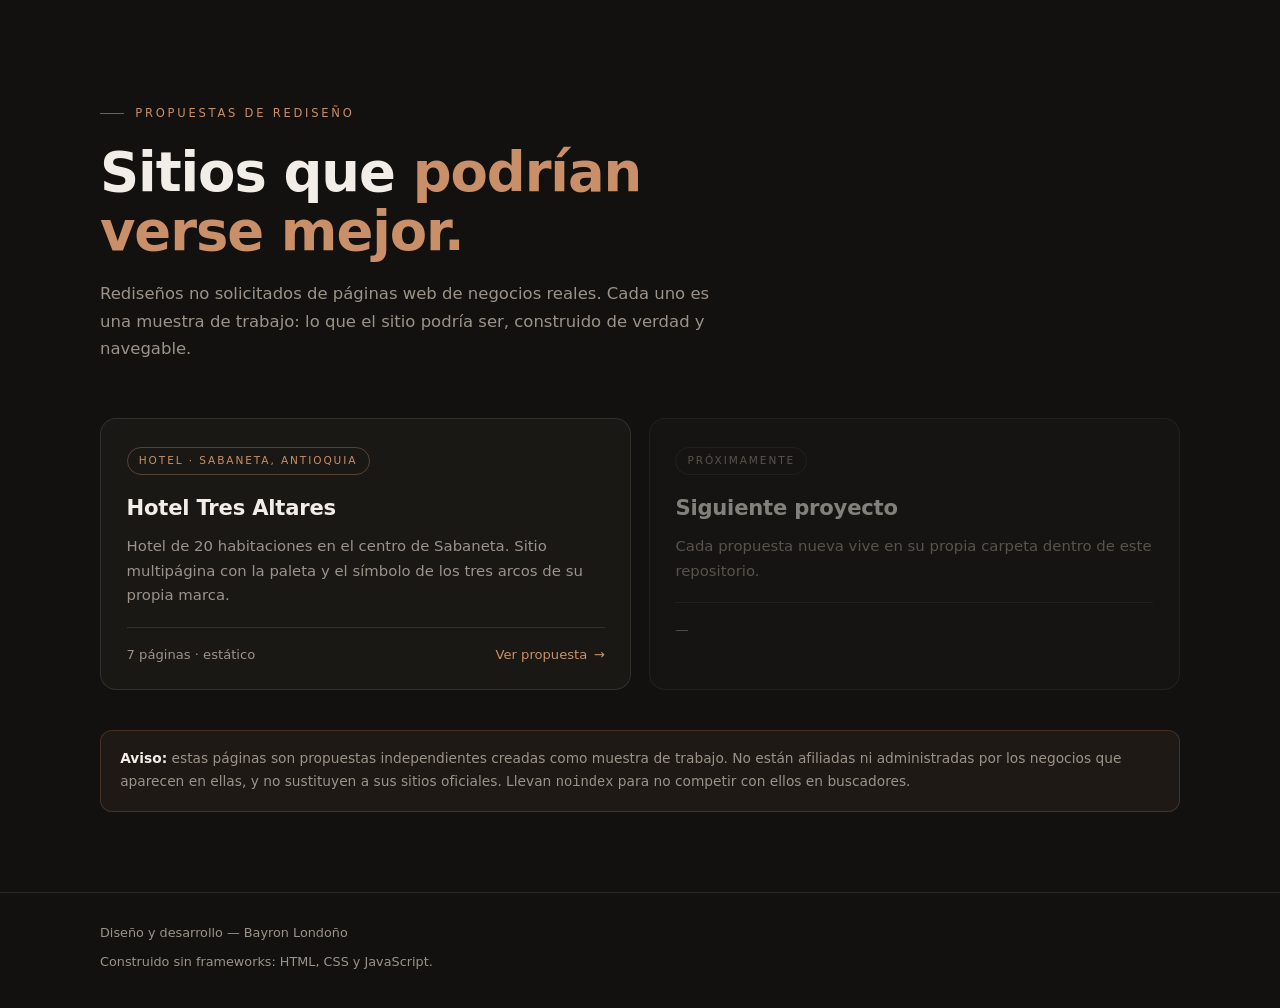
<file: index.html>
<!doctype html>
<html lang="es">
<head>
<meta charset="utf-8" />
<meta name="viewport" content="width=device-width, initial-scale=1" />
<title>Propuestas de rediseño web — Bayron Londoño</title>
<meta name="description" content="Propuestas de rediseño web para negocios reales. Muestras de trabajo, no sitios oficiales." />
<meta name="robots" content="noindex, nofollow" />
<link rel="icon" href="data:image/svg+xml,%3Csvg xmlns='http://www.w3.org/2000/svg' viewBox='0 0 32 32'%3E%3Crect width='32' height='32' rx='7' fill='%231d1b18'/%3E%3Cpath d='M8 22V13a4 4 0 0 1 8 0v9M18 22V11a4 4 0 0 1 8 0v11' fill='none' stroke='%23c98f68' stroke-width='2.2' stroke-linecap='round'/%3E%3C/svg%3E" />
<style>
  :root{
    --bg:#12110f; --panel:#1a1815; --line:rgba(255,255,255,.1);
    --ink:#f2eee7; --mute:#9b938a; --accent:#c98f68;
    --sans:-apple-system,BlinkMacSystemFont,"Segoe UI",system-ui,Roboto,sans-serif;
  }
  *,*::before,*::after{box-sizing:border-box;margin:0;padding:0}
  body{
    background:var(--bg);color:var(--ink);font-family:var(--sans);
    line-height:1.65;-webkit-font-smoothing:antialiased;
    min-height:100vh;display:flex;flex-direction:column;
  }
  a{color:inherit;text-decoration:none}
  .wrap{width:min(1080px,100% - 2.5rem);margin-inline:auto}
  header{padding:clamp(3.5rem,9vw,6.5rem) 0 clamp(2rem,5vw,3.5rem)}
  .kicker{
    font-size:.72rem;letter-spacing:.24em;text-transform:uppercase;
    color:var(--accent);display:flex;align-items:center;gap:.7rem;margin-bottom:1.3rem;
  }
  .kicker::before{content:"";width:24px;height:1px;background:currentColor;opacity:.6}
  h1{
    font-size:clamp(2rem,5.2vw,3.4rem);line-height:1.08;font-weight:600;
    letter-spacing:-.02em;text-wrap:balance;max-width:20ch;
  }
  h1 em{font-style:normal;color:var(--accent)}
  .sub{color:var(--mute);max-width:60ch;margin-top:1.2rem;font-size:1.03rem}
  main{flex:1;padding-bottom:clamp(3rem,7vw,5rem)}
  .grid{display:grid;gap:1.1rem;grid-template-columns:1fr}
  @media(min-width:720px){.grid{grid-template-columns:repeat(2,1fr)}}
  .card{
    position:relative;background:var(--panel);border:1px solid var(--line);
    border-radius:16px;padding:1.7rem 1.6rem 1.5rem;
    transition:transform .4s cubic-bezier(.16,1,.3,1),border-color .4s,background .4s;
  }
  .card:hover{transform:translateY(-4px);border-color:rgba(201,143,104,.5);background:#1f1c18}
  .card-tag{
    font-size:.66rem;letter-spacing:.18em;text-transform:uppercase;color:var(--accent);
    border:1px solid rgba(201,143,104,.35);border-radius:999px;padding:.28rem .7rem;
    display:inline-block;margin-bottom:1rem;
  }
  .card h2{font-size:1.32rem;font-weight:600;letter-spacing:-.01em}
  .card p{color:var(--mute);font-size:.93rem;margin-top:.5rem}
  .card-meta{
    margin-top:1.2rem;padding-top:1rem;border-top:1px solid var(--line);
    display:flex;justify-content:space-between;align-items:center;gap:1rem;
    font-size:.82rem;color:var(--mute);
  }
  .card-go{color:var(--accent);font-weight:500;display:inline-flex;gap:.4rem;align-items:center}
  .card:hover .card-go span{transform:translateX(3px)}
  .card-go span{transition:transform .35s cubic-bezier(.16,1,.3,1)}
  .card-link{position:absolute;inset:0;border-radius:inherit}
  .soon{opacity:.5}
  .soon .card-tag{color:var(--mute);border-color:var(--line)}
  footer{
    border-top:1px solid var(--line);padding:1.8rem 0 2.4rem;
    font-size:.8rem;color:var(--mute);
  }
  footer p+p{margin-top:.5rem}
  .note{
    background:rgba(201,143,104,.07);border:1px solid rgba(201,143,104,.22);
    border-radius:12px;padding:1rem 1.2rem;margin-top:2.5rem;
    font-size:.86rem;color:var(--mute);
  }
  .note strong{color:var(--ink);font-weight:600}
</style>
</head>
<body>

<header>
  <div class="wrap">
    <p class="kicker">Propuestas de rediseño</p>
    <h1>Sitios que <em>podrían verse mejor.</em></h1>
    <p class="sub">
      Rediseños no solicitados de páginas web de negocios reales. Cada uno es una muestra de trabajo:
      lo que el sitio podría ser, construido de verdad y navegable.
    </p>
  </div>
</header>

<main>
  <div class="wrap">
    <div class="grid">

      <article class="card">
        <span class="card-tag">Hotel · Sabaneta, Antioquia</span>
        <h2>Hotel Tres Altares</h2>
        <p>
          Hotel de 20 habitaciones en el centro de Sabaneta. Sitio multipágina con la paleta
          y el símbolo de los tres arcos de su propia marca.
        </p>
        <div class="card-meta">
          <span>7 páginas · estático</span>
          <span class="card-go">Ver propuesta <span>→</span></span>
        </div>
        <a class="card-link" href="hotel-tres-altares/" aria-label="Ver la propuesta para Hotel Tres Altares"></a>
      </article>

      <article class="card soon">
        <span class="card-tag">Próximamente</span>
        <h2>Siguiente proyecto</h2>
        <p>Cada propuesta nueva vive en su propia carpeta dentro de este repositorio.</p>
        <div class="card-meta"><span>—</span></div>
      </article>

    </div>

    <div class="note">
      <strong>Aviso:</strong> estas páginas son propuestas independientes creadas como muestra de trabajo.
      No están afiliadas ni administradas por los negocios que aparecen en ellas, y no sustituyen a sus
      sitios oficiales. Llevan <code>noindex</code> para no competir con ellos en buscadores.
    </div>
  </div>
</main>

<footer>
  <div class="wrap">
    <p>Diseño y desarrollo — Bayron Londoño</p>
    <p>Construido sin frameworks: HTML, CSS y JavaScript.</p>
  </div>
</footer>

</body>
</html>
</file>
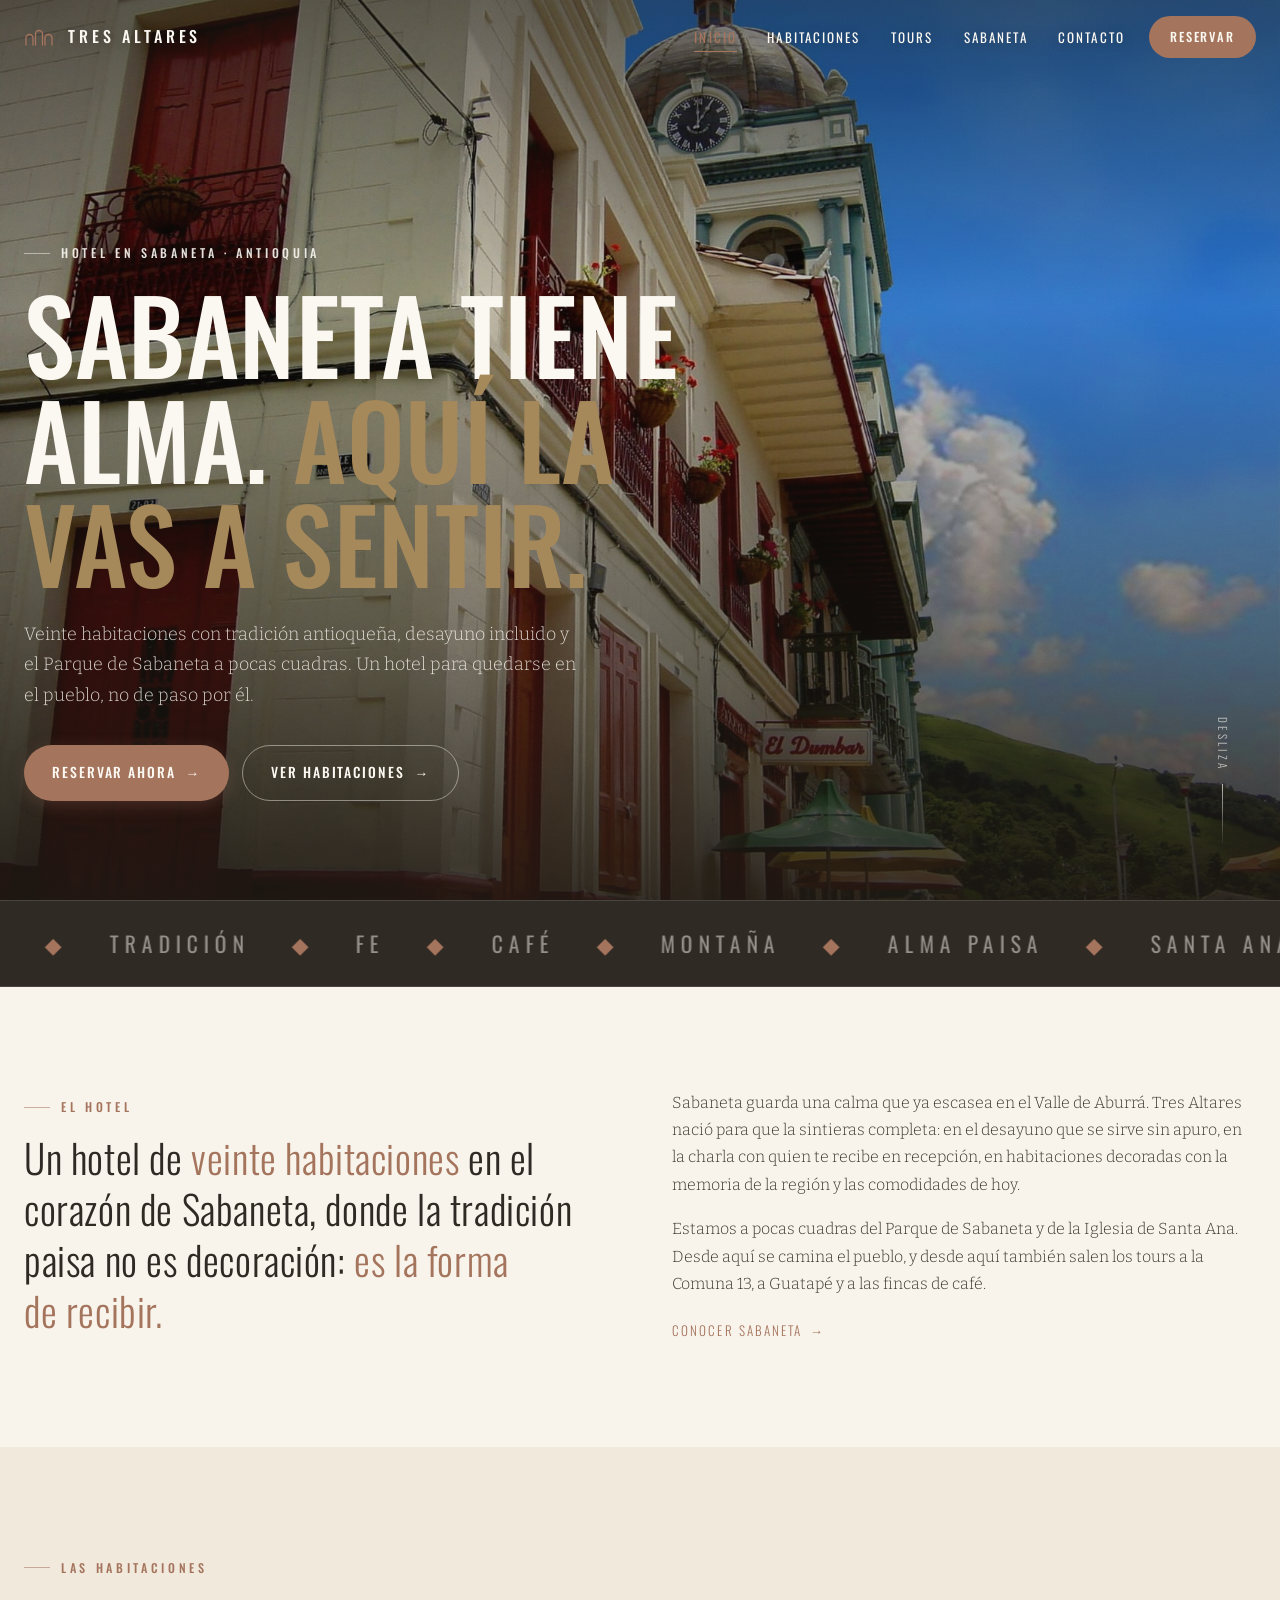
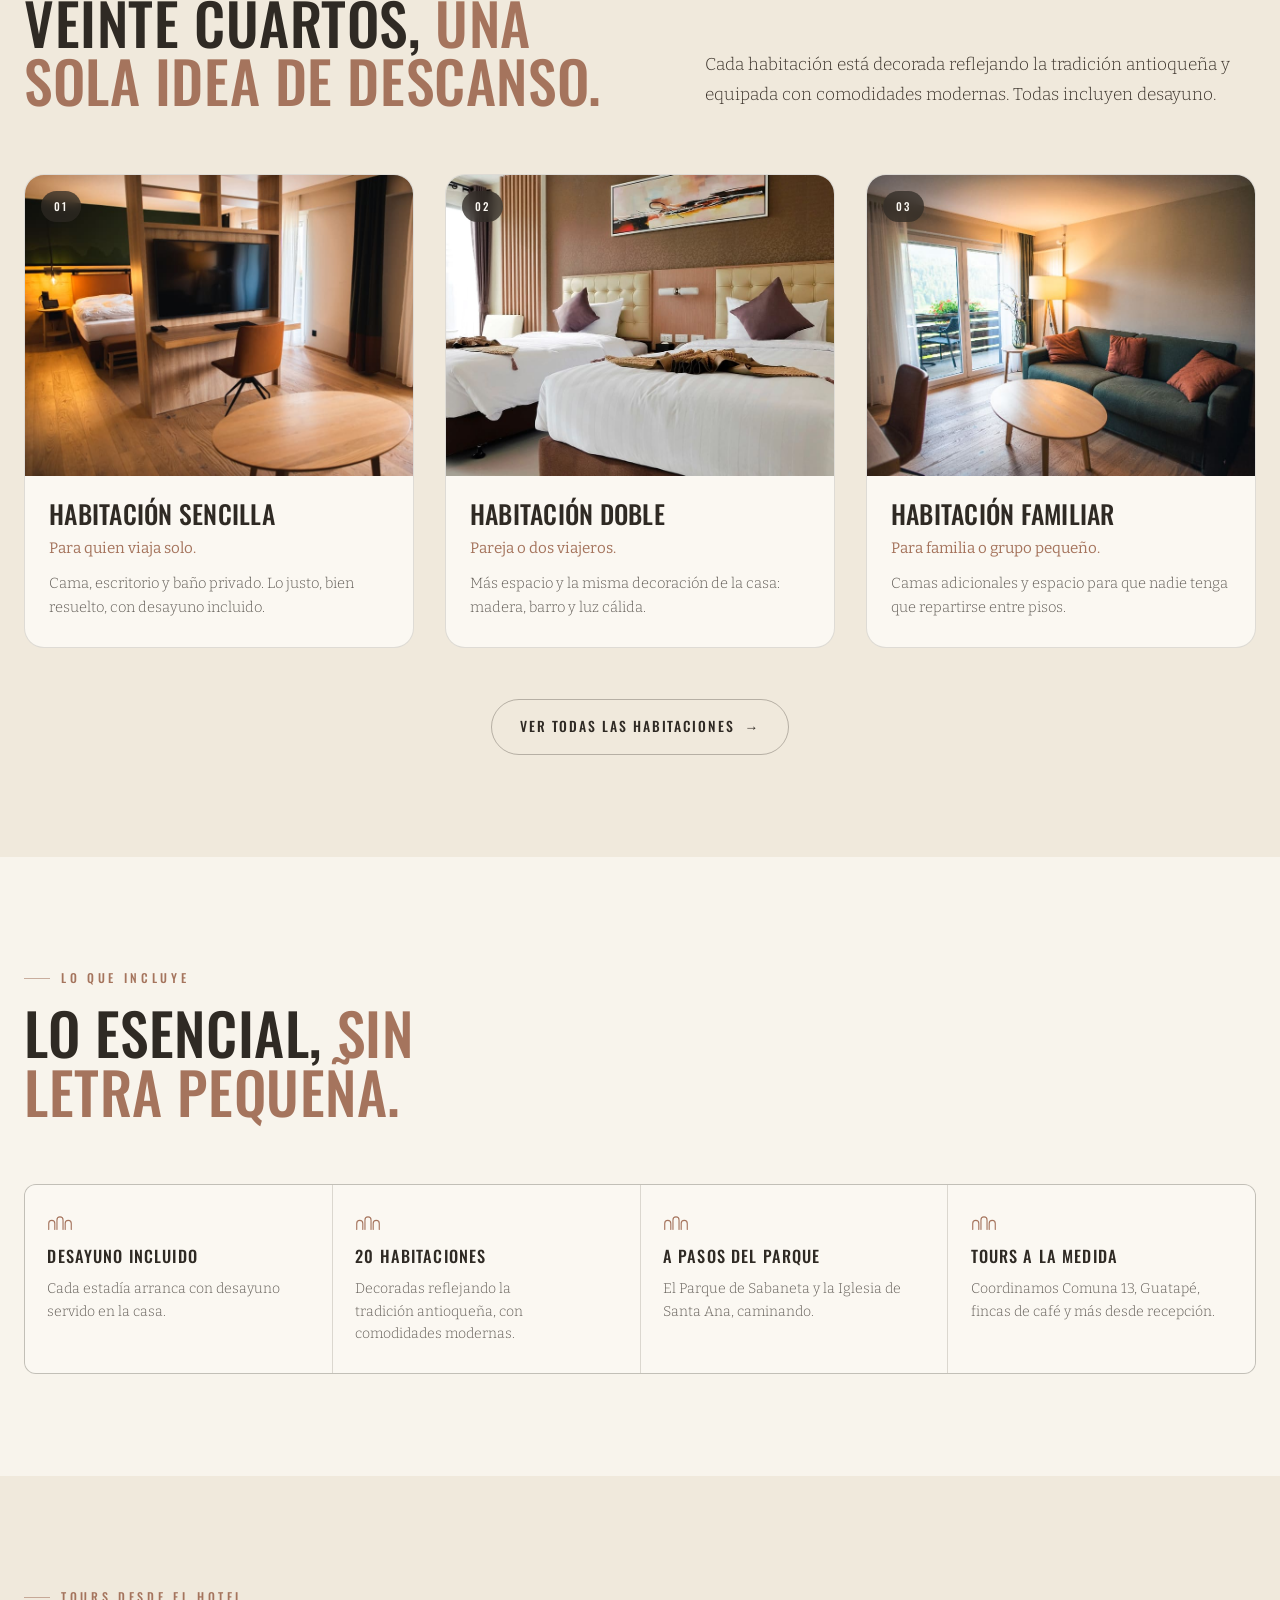
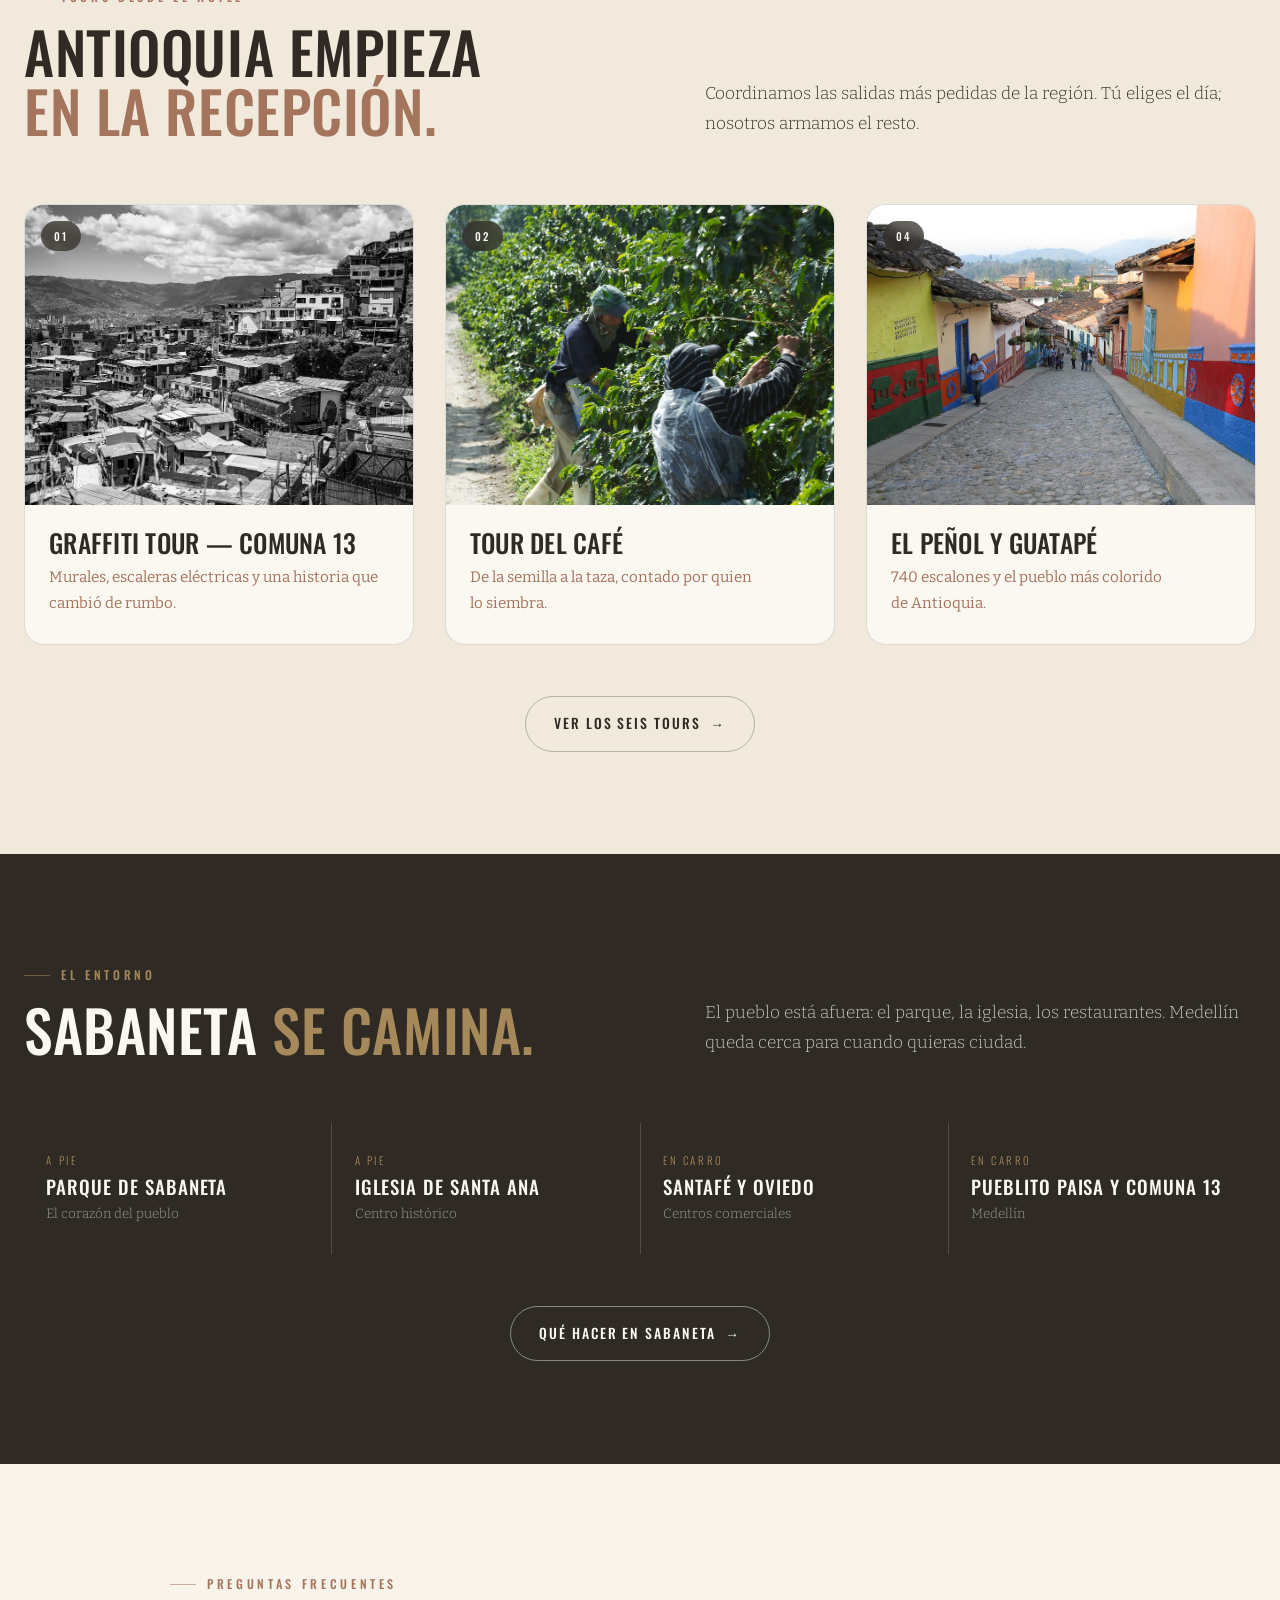
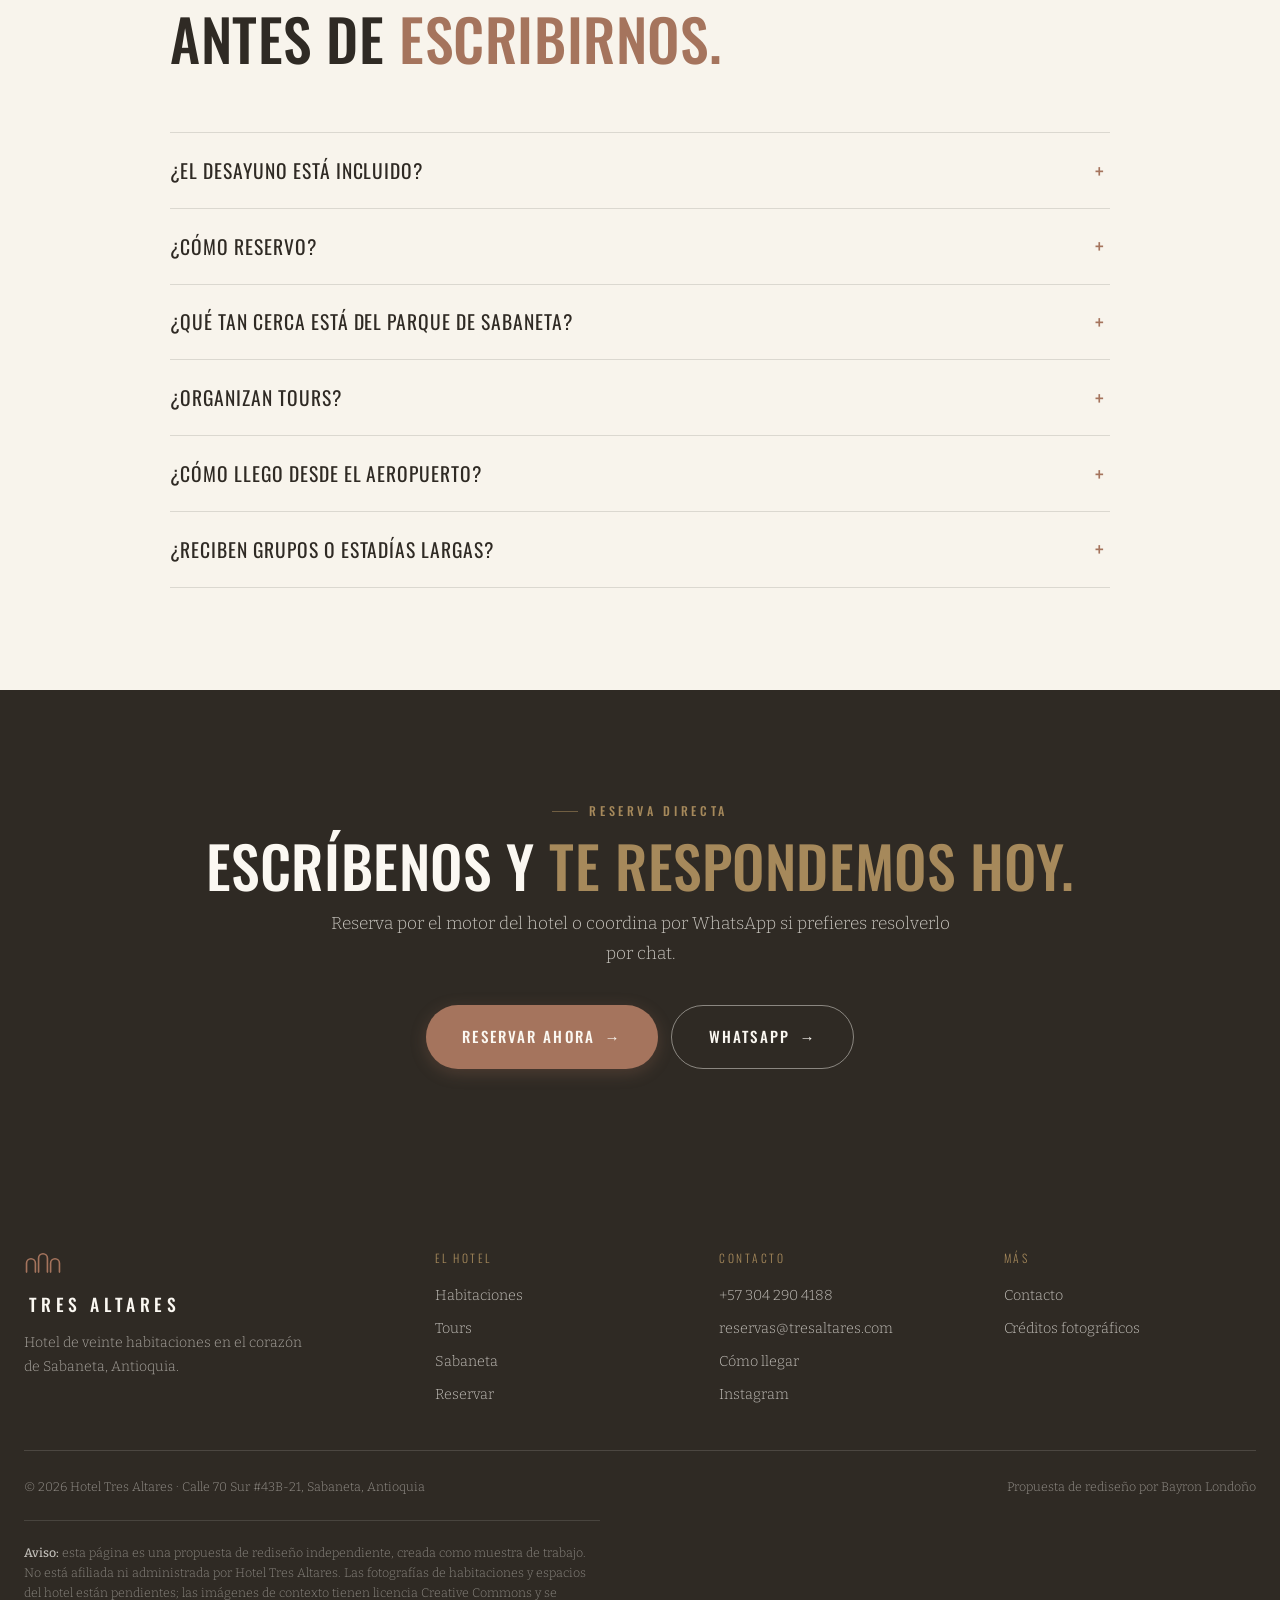
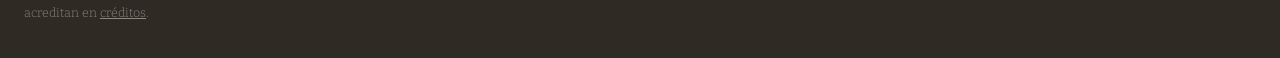
<file: hotel-tres-altares/index.html>
<!doctype html>
<html lang="es">
<head>
<meta charset="utf-8" />
<meta name="viewport" content="width=device-width, initial-scale=1, viewport-fit=cover" />
<title>Hotel Tres Altares — Hotel en Sabaneta, Antioquia</title>
<meta name="description" content="Hotel Tres Altares: 20 habitaciones con tradición antioqueña y desayuno incluido, a pasos del Parque de Sabaneta. Propuesta de rediseño." />
<meta name="robots" content="noindex, nofollow" />
<meta name="theme-color" content="#f8f4ec" />

<link rel="icon" href="data:image/svg+xml,%3Csvg xmlns='http://www.w3.org/2000/svg' viewBox='0 0 60 44'%3E%3Crect width='60' height='44' rx='8' fill='%23a5745d'/%3E%3Cg fill='none' stroke='%23fbf8f2' stroke-width='3'%3E%3Cpath d='M6 38V25a6 6 0 0 1 12 0v13'/%3E%3Cpath d='M24 38V18a6 6 0 0 1 12 0v20'/%3E%3Cpath d='M42 38V25a6 6 0 0 1 12 0v13'/%3E%3C/g%3E%3C/svg%3E" />

<link rel="preload" as="font" type="font/woff2" href="assets/fonts/oswald-500-normal-latin.woff2" crossorigin />
<link rel="preload" as="font" type="font/woff2" href="assets/fonts/bitter-300-normal-latin.woff2" crossorigin />
<link rel="stylesheet" href="fonts.css?v=20260815" />

<link rel="preload" as="image" href="assets/img/pueblo.jpg" fetchpriority="high" />
<link rel="stylesheet" href="styles.css?v=20260814b" />
</head>
<body>

<a class="skip-link" href="#main">Saltar al contenido</a>

<svg class="arch-sprite" aria-hidden="true" focusable="false">
  <defs>
    <g id="arch-3" fill="none" stroke="currentColor" stroke-width="2.6" stroke-linecap="round">
      <path d="M4 38V24a7 7 0 0 1 14 0v14" />
      <path d="M23 38V16a7 7 0 0 1 14 0v22" />
      <path d="M42 38V24a7 7 0 0 1 14 0v14" />
    </g>
  </defs>
</svg>

<!-- Splash -->
<div class="splash" data-splash aria-hidden="true">
  <div class="splash-inner">
    <svg class="splash-mark" viewBox="0 0 60 44"><use href="#arch-3" /></svg>
    <span class="splash-name">Tres Altares</span>
    <span class="splash-line">Sabaneta · Antioquia</span>
  </div>
</div>

<!-- Nav -->
<header class="nav">
  <div class="container nav-inner">
    <a class="nav-brand" href="index.html" aria-label="Hotel Tres Altares — inicio">
      <svg class="nav-brand-mark" viewBox="0 0 60 44" aria-hidden="true"><use href="#arch-3" /></svg>
      <span class="nav-brand-text">Tres Altares</span>
    </a>
    <nav aria-label="Principal">
      <ul class="nav-links">
        <li><a class="nav-link" href="index.html">Inicio</a></li>
        <li><a class="nav-link" href="habitaciones.html">Habitaciones</a></li>
        <li><a class="nav-link" href="experiencias.html">Tours</a></li>
        <li><a class="nav-link" href="sabaneta.html">Sabaneta</a></li>
        <li><a class="nav-link" href="contacto.html">Contacto</a></li>
      </ul>
    </nav>
    <a class="nav-cta" href="reservar.html">Reservar</a>
    <button class="nav-toggle" aria-label="Abrir menú" aria-expanded="false">
      <span></span><span></span><span></span>
    </button>
  </div>
</header>

<aside class="nav-mobile" aria-hidden="true">
  <ul class="nav-mobile-links">
    <li><a class="nav-mobile-link" href="index.html">Inicio</a></li>
    <li><a class="nav-mobile-link" href="habitaciones.html">Habitaciones</a></li>
    <li><a class="nav-mobile-link" href="experiencias.html">Tours</a></li>
    <li><a class="nav-mobile-link" href="sabaneta.html">Sabaneta</a></li>
    <li><a class="nav-mobile-link" href="contacto.html">Contacto</a></li>
    <li><a class="nav-mobile-link" href="reservar.html">Reservar</a></li>
  </ul>
  <div class="nav-mobile-foot">
    <span data-address-short></span>
    <a data-ig-link href="#">@tresaltareshotel</a>
  </div>
</aside>

<main id="main">

<!-- HERO -->
<section class="hero">
  <div class="hero-bg">
    <img src="assets/img/pueblo.jpg" alt="Calle de un pueblo antioqueño con balcones de colores y montañas al fondo" fetchpriority="high" decoding="sync" />
  </div>
  <div class="hero-overlay"></div>
  <div class="hero-grain"></div>

  <div class="container hero-content">
    <p class="eyebrow">Hotel en Sabaneta · Antioquia</p>
    <h1 class="h-display hero-title">Sabaneta tiene alma. <em>Aquí la vas a sentir.</em></h1>
    <p class="hero-sub">
      Veinte habitaciones con tradición antioqueña, desayuno incluido y el Parque de Sabaneta a pocas cuadras. Un hotel para quedarse en el pueblo, no de paso por él.
    </p>
    <div class="btn-row hero-actions">
      <a class="btn btn-primary" href="reservar.html">Reservar ahora</a>
      <a class="btn btn-light" href="habitaciones.html">Ver habitaciones</a>
    </div>
  </div>

  <div class="hero-scroll" aria-hidden="true">
    <span>Desliza</span>
    <span class="hero-scroll-line"></span>
  </div>
</section>

<!-- MARQUEE -->
<div class="marquee" aria-hidden="true"><div class="marquee-track" data-marquee></div></div>

<!-- MANIFIESTO -->
<section class="section">
  <div class="container">
    <div class="manifesto">
      <div data-reveal>
        <p class="eyebrow">El hotel</p>
        <p class="manifesto-text mt-3">
          Un hotel de <em>veinte habitaciones</em> en el corazón de Sabaneta, donde la tradición paisa no es decoración: <em>es la forma de recibir.</em>
        </p>
      </div>
      <div data-reveal data-delay="1">
        <div class="prose">
          <p>Sabaneta guarda una calma que ya escasea en el Valle de Aburrá. Tres Altares nació para que la sintieras completa: en el desayuno que se sirve sin apuro, en la charla con quien te recibe en recepción, en habitaciones decoradas con la memoria de la región y las comodidades de hoy.</p>
          <p>Estamos a pocas cuadras del Parque de Sabaneta y de la Iglesia de Santa Ana. Desde aquí se camina el pueblo, y desde aquí también salen los tours a la Comuna 13, a Guatapé y a las fincas de café.</p>
        </div>
        <a class="link-arrow mt-4" href="sabaneta.html">Conocer Sabaneta</a>
      </div>
    </div>
  </div>
</section>

<!-- HABITACIONES -->
<section class="section section-tonal" id="habitaciones">
  <div class="container">
    <div class="section-head">
      <div data-reveal>
        <p class="eyebrow">Las habitaciones</p>
        <h2 class="h-section">Veinte cuartos, <em>una sola idea de descanso.</em></h2>
      </div>
      <p class="lede" data-reveal data-delay="1">
        Cada habitación está decorada reflejando la tradición antioqueña y equipada con comodidades modernas. Todas incluyen desayuno.
      </p>
    </div>

    <div class="grid grid-3">
      <article class="card" data-reveal>
        <div class="card-figure">
          <span class="card-num">01</span>
          <img src="assets/img/habitacion-1.jpg" alt="Habitación con piso de madera, cama y luz cálida" loading="lazy" decoding="async" />
        </div>
        <div class="card-body">
          <h3 class="h-card">Habitación sencilla</h3>
          <p class="card-tagline">Para quien viaja solo.</p>
          <p class="card-text">Cama, escritorio y baño privado. Lo justo, bien resuelto, con desayuno incluido.</p>
        </div>
      </article>

      <article class="card" data-reveal data-delay="1">
        <div class="card-figure">
          <span class="card-num">02</span>
          <img src="assets/img/habitacion-2.jpg" alt="Habitación doble con dos camas y tonos cálidos" loading="lazy" decoding="async" />
        </div>
        <div class="card-body">
          <h3 class="h-card">Habitación doble</h3>
          <p class="card-tagline">Pareja o dos viajeros.</p>
          <p class="card-text">Más espacio y la misma decoración de la casa: madera, barro y luz cálida.</p>
        </div>
      </article>

      <article class="card" data-reveal data-delay="2">
        <div class="card-figure">
          <span class="card-num">03</span>
          <img src="assets/img/habitacion-3.jpg" alt="Habitación amplia con sala y salida a balcón" loading="lazy" decoding="async" />
        </div>
        <div class="card-body">
          <h3 class="h-card">Habitación familiar</h3>
          <p class="card-tagline">Para familia o grupo pequeño.</p>
          <p class="card-text">Camas adicionales y espacio para que nadie tenga que repartirse entre pisos.</p>
        </div>
      </article>
    </div>

    <div class="mt-8 text-center" data-reveal>
      <a class="btn btn-ghost" href="habitaciones.html">Ver todas las habitaciones</a>
    </div>
  </div>
</section>

<!-- AMENIDADES -->
<section class="section">
  <div class="container">
    <div class="section-head">
      <div data-reveal>
        <p class="eyebrow">Lo que incluye</p>
        <h2 class="h-section">Lo esencial, <em>sin letra pequeña.</em></h2>
      </div>
    </div>
    <div class="amenity-grid" data-amenities data-reveal></div>
  </div>
</section>

<!-- EXPERIENCIAS -->
<section class="section section-tonal">
  <div class="container">
    <div class="section-head">
      <div data-reveal>
        <p class="eyebrow">Tours desde el hotel</p>
        <h2 class="h-section">Antioquia empieza <em>en la recepción.</em></h2>
      </div>
      <p class="lede" data-reveal data-delay="1">
        Coordinamos las salidas más pedidas de la región. Tú eliges el día; nosotros armamos el resto.
      </p>
    </div>

    <div class="grid grid-3">
      <article class="card" data-reveal>
        <div class="card-figure">
          <span class="card-num">01</span>
          <img src="assets/img/comuna13.jpg" alt="Vista panorámica de la Comuna 13 en Medellín" loading="lazy" decoding="async" />
        </div>
        <div class="card-body">
          <h3 class="h-card">Graffiti Tour — Comuna 13</h3>
          <p class="card-tagline">Murales, escaleras eléctricas y una historia que cambió de rumbo.</p>
        </div>
      </article>
      <article class="card" data-reveal data-delay="1">
        <div class="card-figure">
          <span class="card-num">02</span>
          <img src="assets/img/coffee.jpg" alt="Recolectores de café trabajando en una finca cafetera" loading="lazy" decoding="async" />
        </div>
        <div class="card-body">
          <h3 class="h-card">Tour del Café</h3>
          <p class="card-tagline">De la semilla a la taza, contado por quien lo siembra.</p>
        </div>
      </article>
      <article class="card" data-reveal data-delay="2">
        <div class="card-figure">
          <span class="card-num">04</span>
          <img src="assets/img/guatape.jpg" alt="Calle empedrada de Guatapé con zócalos de colores" loading="lazy" decoding="async" />
        </div>
        <div class="card-body">
          <h3 class="h-card">El Peñol y Guatapé</h3>
          <p class="card-tagline">740 escalones y el pueblo más colorido de Antioquia.</p>
        </div>
      </article>
    </div>

    <div class="mt-8 text-center" data-reveal>
      <a class="btn btn-ghost" href="experiencias.html">Ver los seis tours</a>
    </div>
  </div>
</section>

<!-- ENTORNO -->
<section class="section section-dark">
  <div class="container">
    <div class="section-head">
      <div data-reveal>
        <p class="eyebrow">El entorno</p>
        <h2 class="h-section">Sabaneta <em>se camina.</em></h2>
      </div>
      <p class="lede" data-reveal data-delay="1">
        El pueblo está afuera: el parque, la iglesia, los restaurantes. Medellín queda cerca para cuando quieras ciudad.
      </p>
    </div>
    <div class="entorno-grid" data-entorno data-reveal></div>
    <div class="mt-8 text-center" data-reveal>
      <a class="btn btn-light" href="sabaneta.html">Qué hacer en Sabaneta</a>
    </div>
  </div>
</section>

<!-- FAQ -->
<section class="section">
  <div class="container container-narrow">
    <div class="section-head" data-reveal style="grid-template-columns:1fr;">
      <div>
        <p class="eyebrow">Preguntas frecuentes</p>
        <h2 class="h-section">Antes de <em>escribirnos.</em></h2>
      </div>
    </div>
    <div class="faq-list" data-faqs data-reveal></div>
  </div>
</section>

<!-- CTA -->
<section class="section section-dark">
  <div class="container-narrow text-center">
    <p class="eyebrow eyebrow-center" data-reveal>Reserva directa</p>
    <h2 class="h-section mt-3" data-reveal data-delay="1">Escríbenos y <em>te respondemos hoy.</em></h2>
    <p class="lede mt-3" style="margin-inline:auto;" data-reveal data-delay="2">
      Reserva por el motor del hotel o coordina por WhatsApp si prefieres resolverlo por chat.
    </p>
    <div class="btn-row btn-row-center mt-6" data-reveal data-delay="3">
      <a class="btn btn-primary btn-lg" data-booking-link href="#">Reservar ahora</a>
      <a class="btn btn-light btn-lg" data-wa-link data-wa-message="Hola Tres Altares, me gustaría reservar una habitación." href="#">WhatsApp</a>
    </div>
  </div>
</section>

</main>

<!-- Footer -->
<footer class="footer">
  <div class="container">
    <div class="footer-grid">
      <div>
        <svg class="footer-mark" viewBox="0 0 60 44" aria-hidden="true"><use href="#arch-3" /></svg>
        <p class="footer-brand">Tres Altares</p>
        <p class="footer-tagline">Hotel de veinte habitaciones en el corazón de Sabaneta, Antioquia.</p>
      </div>
      <div>
        <p class="footer-title">El hotel</p>
        <ul class="footer-list">
          <li><a href="habitaciones.html">Habitaciones</a></li>
          <li><a href="experiencias.html">Tours</a></li>
          <li><a href="sabaneta.html">Sabaneta</a></li>
          <li><a href="reservar.html">Reservar</a></li>
        </ul>
      </div>
      <div>
        <p class="footer-title">Contacto</p>
        <ul class="footer-list">
          <li><a data-phone href="#"></a></li>
          <li><a data-email href="#"></a></li>
          <li><a data-map-link href="#">Cómo llegar</a></li>
          <li><a data-ig-link href="#">Instagram</a></li>
        </ul>
      </div>
      <div>
        <p class="footer-title">Más</p>
        <ul class="footer-list">
          <li><a href="contacto.html">Contacto</a></li>
          <li><a href="creditos.html">Créditos fotográficos</a></li>
        </ul>
      </div>
    </div>
    <div class="footer-bottom">
      <span>© <span data-year>2026</span> Hotel Tres Altares · <span data-address></span></span>
      <span>Propuesta de rediseño por <a href="https://instagram.com/" data-ig-link>Bayron Londoño</a></span>
    </div>
    <p class="footer-disclaimer">
      <strong>Aviso:</strong> esta página es una propuesta de rediseño independiente, creada como muestra de trabajo.
      No está afiliada ni administrada por Hotel Tres Altares. Las fotografías de habitaciones y espacios del hotel
      están pendientes; las imágenes de contexto tienen licencia Creative Commons y se acreditan en
      <a href="creditos.html" style="text-decoration:underline;">créditos</a>.
    </p>
  </div>
</footer>

<script defer src="lib/gsap.min.js"></script>
<script defer src="lib/ScrollTrigger.min.js"></script>
<script defer src="lib/manifest.js?v=20260814b"></script>
<script defer src="main.js?v=20260814b"></script>
</body>
</html>
</file>
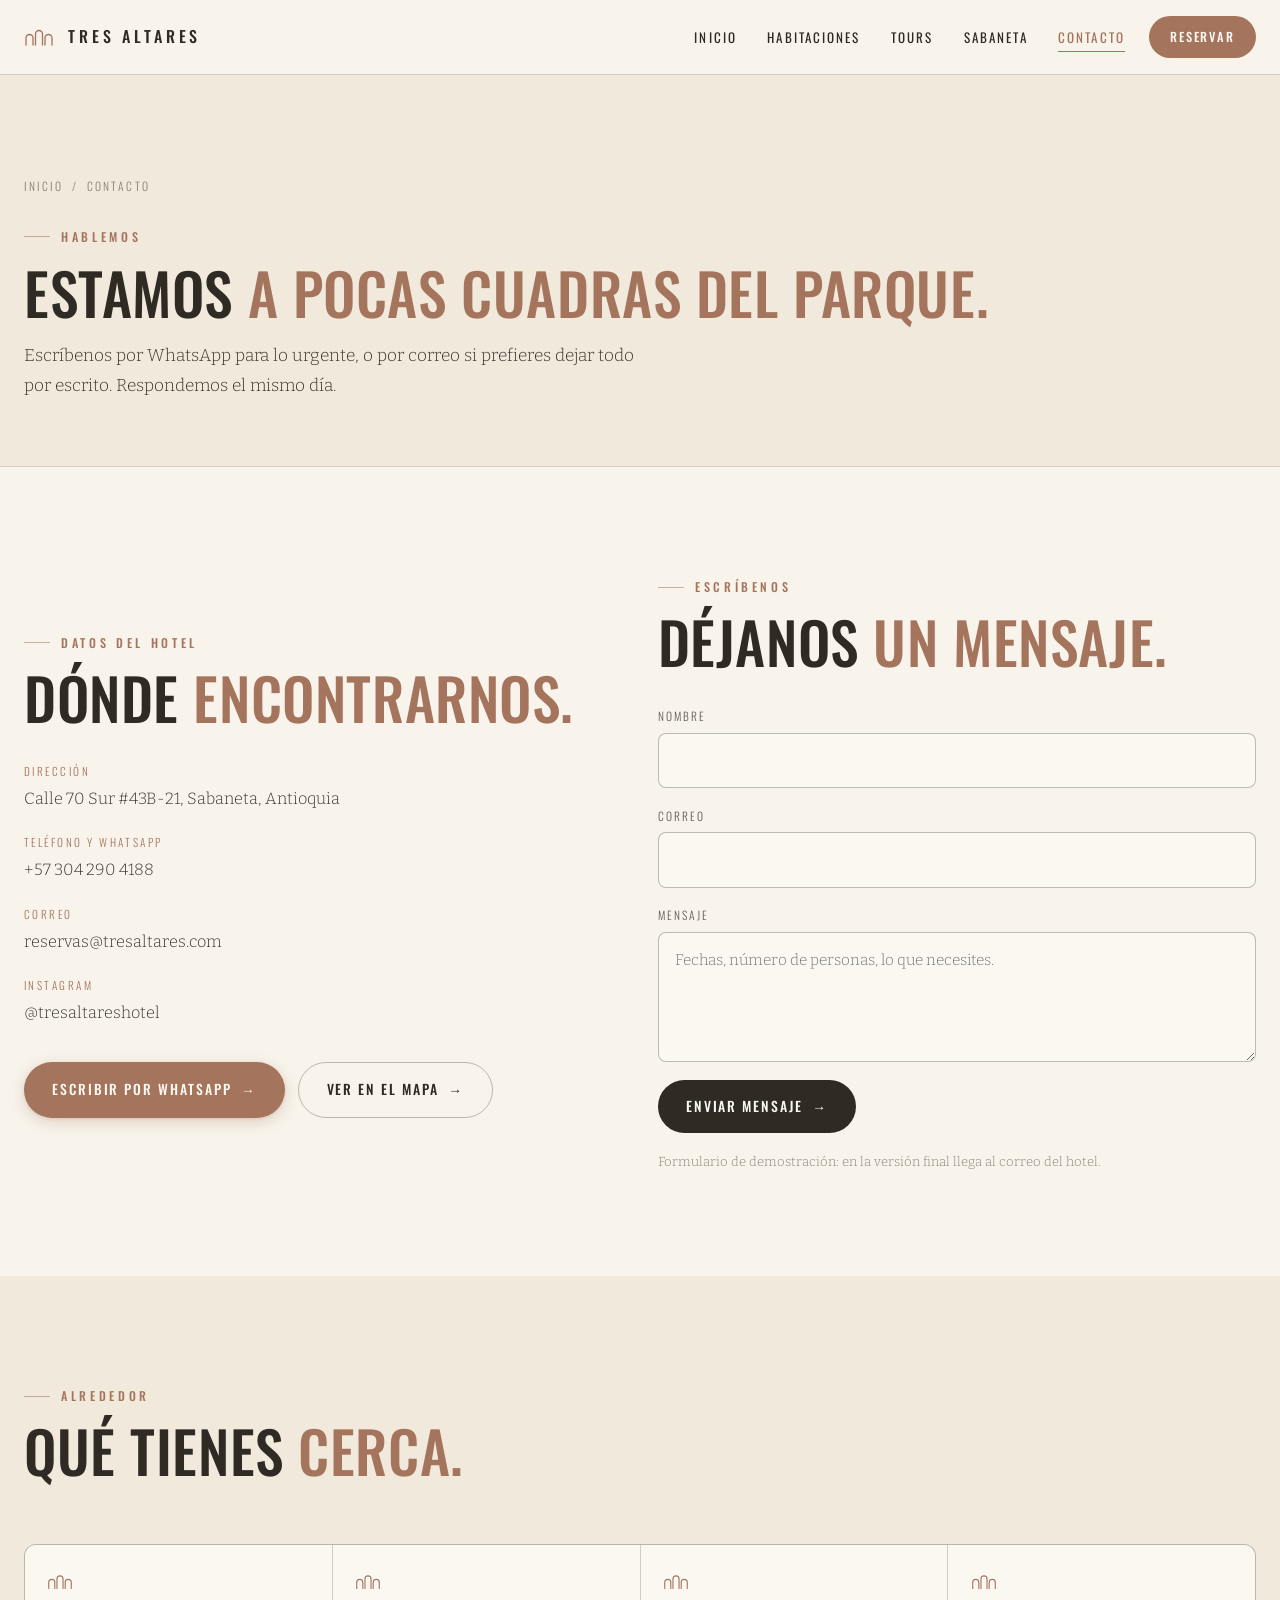
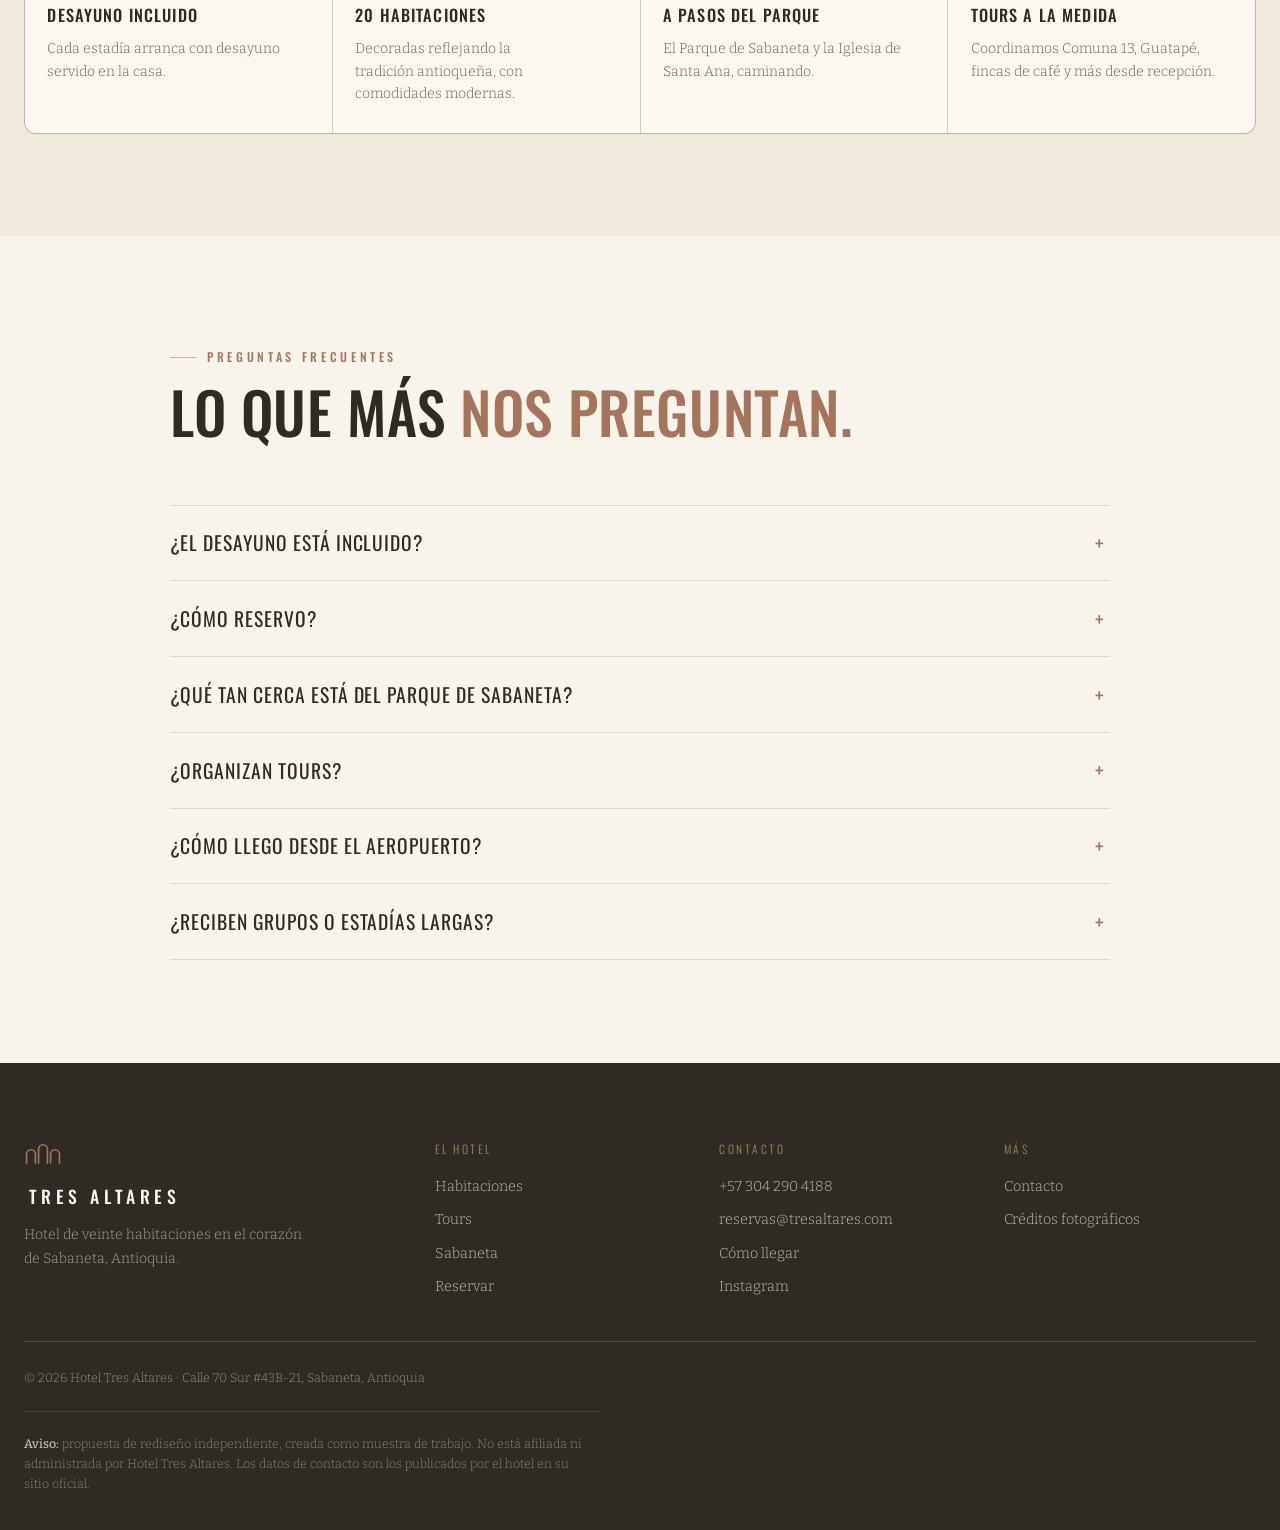
<file: hotel-tres-altares/contacto.html>
<!doctype html>
<html lang="es">
<head>
<meta charset="utf-8" />
<meta name="viewport" content="width=device-width, initial-scale=1, viewport-fit=cover" />
<title>Contacto — Hotel Tres Altares, Sabaneta</title>
<meta name="description" content="Dirección, teléfono, WhatsApp y correo del Hotel Tres Altares en Sabaneta, Antioquia." />
<meta name="robots" content="noindex, nofollow" />
<meta name="theme-color" content="#f8f4ec" />
<link rel="icon" href="data:image/svg+xml,%3Csvg xmlns='http://www.w3.org/2000/svg' viewBox='0 0 60 44'%3E%3Crect width='60' height='44' rx='8' fill='%23a5745d'/%3E%3Cg fill='none' stroke='%23fbf8f2' stroke-width='3'%3E%3Cpath d='M6 38V25a6 6 0 0 1 12 0v13'/%3E%3Cpath d='M24 38V18a6 6 0 0 1 12 0v20'/%3E%3Cpath d='M42 38V25a6 6 0 0 1 12 0v13'/%3E%3C/g%3E%3C/svg%3E" />
<link rel="preload" as="font" type="font/woff2" href="assets/fonts/oswald-500-normal-latin.woff2" crossorigin />
<link rel="preload" as="font" type="font/woff2" href="assets/fonts/bitter-300-normal-latin.woff2" crossorigin />
<link rel="stylesheet" href="fonts.css?v=20260815" />
<link rel="stylesheet" href="styles.css?v=20260814b" />
</head>
<body class="page-solid">

<a class="skip-link" href="#main">Saltar al contenido</a>

<svg class="arch-sprite" aria-hidden="true" focusable="false">
  <defs>
    <g id="arch-3" fill="none" stroke="currentColor" stroke-width="2.6" stroke-linecap="round">
      <path d="M4 38V24a7 7 0 0 1 14 0v14" />
      <path d="M23 38V16a7 7 0 0 1 14 0v22" />
      <path d="M42 38V24a7 7 0 0 1 14 0v14" />
    </g>
  </defs>
</svg>

<header class="nav">
  <div class="container nav-inner">
    <a class="nav-brand" href="index.html" aria-label="Hotel Tres Altares — inicio">
      <svg class="nav-brand-mark" viewBox="0 0 60 44" aria-hidden="true"><use href="#arch-3" /></svg>
      <span class="nav-brand-text">Tres Altares</span>
    </a>
    <nav aria-label="Principal">
      <ul class="nav-links">
        <li><a class="nav-link" href="index.html">Inicio</a></li>
        <li><a class="nav-link" href="habitaciones.html">Habitaciones</a></li>
        <li><a class="nav-link" href="experiencias.html">Tours</a></li>
        <li><a class="nav-link" href="sabaneta.html">Sabaneta</a></li>
        <li><a class="nav-link" href="contacto.html">Contacto</a></li>
      </ul>
    </nav>
    <a class="nav-cta" href="reservar.html">Reservar</a>
    <button class="nav-toggle" aria-label="Abrir menú" aria-expanded="false"><span></span><span></span><span></span></button>
  </div>
</header>

<aside class="nav-mobile" aria-hidden="true">
  <ul class="nav-mobile-links">
    <li><a class="nav-mobile-link" href="index.html">Inicio</a></li>
    <li><a class="nav-mobile-link" href="habitaciones.html">Habitaciones</a></li>
    <li><a class="nav-mobile-link" href="experiencias.html">Tours</a></li>
    <li><a class="nav-mobile-link" href="sabaneta.html">Sabaneta</a></li>
    <li><a class="nav-mobile-link" href="contacto.html">Contacto</a></li>
    <li><a class="nav-mobile-link" href="reservar.html">Reservar</a></li>
  </ul>
  <div class="nav-mobile-foot">
    <span data-address-short></span>
    <a data-ig-link href="#">@tresaltareshotel</a>
  </div>
</aside>

<main id="main">

<section class="page-hero">
  <div class="container">
    <p class="breadcrumb"><a href="index.html">Inicio</a> <span>/</span> <span>Contacto</span></p>
    <p class="eyebrow">Hablemos</p>
    <h1 class="h-section page-hero-title">Estamos <em>a pocas cuadras del parque.</em></h1>
    <p class="lede">
      Escríbenos por WhatsApp para lo urgente, o por correo si prefieres dejar todo por escrito. Respondemos el mismo día.
    </p>
  </div>
</section>

<section class="section">
  <div class="container">
    <div class="split">
      <div class="split-body" data-reveal>
        <p class="eyebrow">Datos del hotel</p>
        <h2 class="h-section">Dónde <em>encontrarnos.</em></h2>

        <div class="info-list mt-6">
          <div class="info-item">
            <p class="info-label">Dirección</p>
            <p class="info-value" data-address></p>
          </div>
          <div class="info-item">
            <p class="info-label">Teléfono y WhatsApp</p>
            <p class="info-value"><a data-phone href="#"></a></p>
          </div>
          <div class="info-item">
            <p class="info-label">Correo</p>
            <p class="info-value"><a data-email href="#"></a></p>
          </div>
          <div class="info-item">
            <p class="info-label">Instagram</p>
            <p class="info-value"><a data-ig-link href="#">@tresaltareshotel</a></p>
          </div>
        </div>

        <div class="btn-row mt-6">
          <a class="btn btn-primary" data-wa-link data-wa-message="Hola Tres Altares, tengo una consulta." href="#">Escribir por WhatsApp</a>
          <a class="btn btn-ghost" data-map-link href="#">Ver en el mapa</a>
        </div>
      </div>

      <div class="split-body" data-reveal data-delay="1">
        <p class="eyebrow">Escríbenos</p>
        <h2 class="h-section">Déjanos <em>un mensaje.</em></h2>
        <form class="form mt-6" data-demo-form>
          <div class="field">
            <label for="nombre">Nombre</label>
            <input id="nombre" name="nombre" type="text" required autocomplete="name" />
          </div>
          <div class="field">
            <label for="correo">Correo</label>
            <input id="correo" name="correo" type="email" required autocomplete="email" />
          </div>
          <div class="field">
            <label for="mensaje">Mensaje</label>
            <textarea id="mensaje" name="mensaje" required placeholder="Fechas, número de personas, lo que necesites."></textarea>
          </div>
          <div>
            <button class="btn btn-ink" type="submit">Enviar mensaje</button>
          </div>
          <p class="form-note">Formulario de demostración: en la versión final llega al correo del hotel.</p>
        </form>
      </div>
    </div>
  </div>
</section>

<section class="section section-tonal">
  <div class="container">
    <div class="section-head">
      <div data-reveal>
        <p class="eyebrow">Alrededor</p>
        <h2 class="h-section">Qué tienes <em>cerca.</em></h2>
      </div>
    </div>
    <div class="amenity-grid" data-amenities data-reveal></div>
  </div>
</section>

<section class="section">
  <div class="container container-narrow">
    <div class="section-head" data-reveal style="grid-template-columns:1fr;">
      <div>
        <p class="eyebrow">Preguntas frecuentes</p>
        <h2 class="h-section">Lo que más <em>nos preguntan.</em></h2>
      </div>
    </div>
    <div class="faq-list" data-faqs data-reveal></div>
  </div>
</section>

</main>

<footer class="footer">
  <div class="container">
    <div class="footer-grid">
      <div>
        <svg class="footer-mark" viewBox="0 0 60 44" aria-hidden="true"><use href="#arch-3" /></svg>
        <p class="footer-brand">Tres Altares</p>
        <p class="footer-tagline">Hotel de veinte habitaciones en el corazón de Sabaneta, Antioquia.</p>
      </div>
      <div>
        <p class="footer-title">El hotel</p>
        <ul class="footer-list">
          <li><a href="habitaciones.html">Habitaciones</a></li>
          <li><a href="experiencias.html">Tours</a></li>
          <li><a href="sabaneta.html">Sabaneta</a></li>
          <li><a href="reservar.html">Reservar</a></li>
        </ul>
      </div>
      <div>
        <p class="footer-title">Contacto</p>
        <ul class="footer-list">
          <li><a data-phone href="#"></a></li>
          <li><a data-email href="#"></a></li>
          <li><a data-map-link href="#">Cómo llegar</a></li>
          <li><a data-ig-link href="#">Instagram</a></li>
        </ul>
      </div>
      <div>
        <p class="footer-title">Más</p>
        <ul class="footer-list">
          <li><a href="contacto.html">Contacto</a></li>
          <li><a href="creditos.html">Créditos fotográficos</a></li>
        </ul>
      </div>
    </div>
    <div class="footer-bottom">
      <span>© <span data-year>2026</span> Hotel Tres Altares · <span data-address></span></span>
    </div>
    <p class="footer-disclaimer">
      <strong>Aviso:</strong> propuesta de rediseño independiente, creada como muestra de trabajo.
      No está afiliada ni administrada por Hotel Tres Altares. Los datos de contacto son los
      publicados por el hotel en su sitio oficial.
    </p>
  </div>
</footer>

<script defer src="lib/gsap.min.js"></script>
<script defer src="lib/ScrollTrigger.min.js"></script>
<script defer src="lib/manifest.js?v=20260814b"></script>
<script defer src="main.js?v=20260814b"></script>
</body>
</html>
</file>
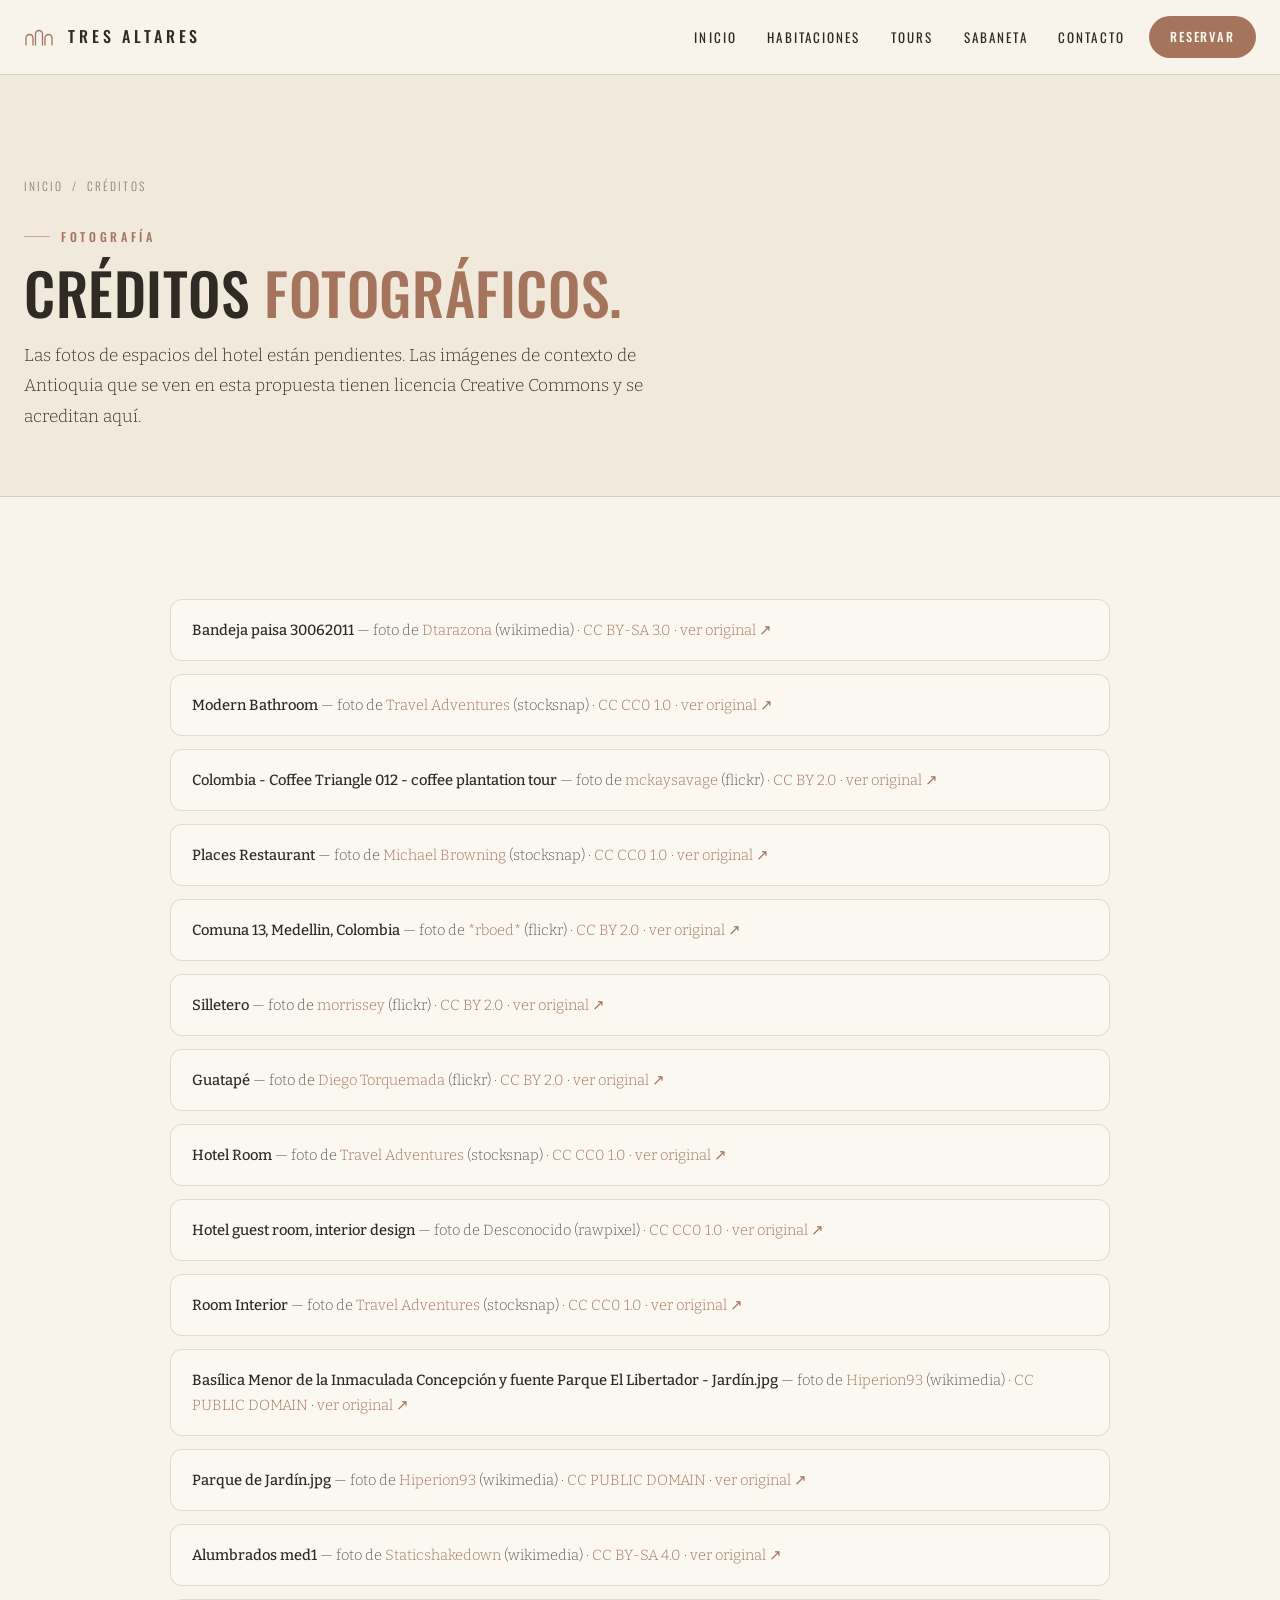
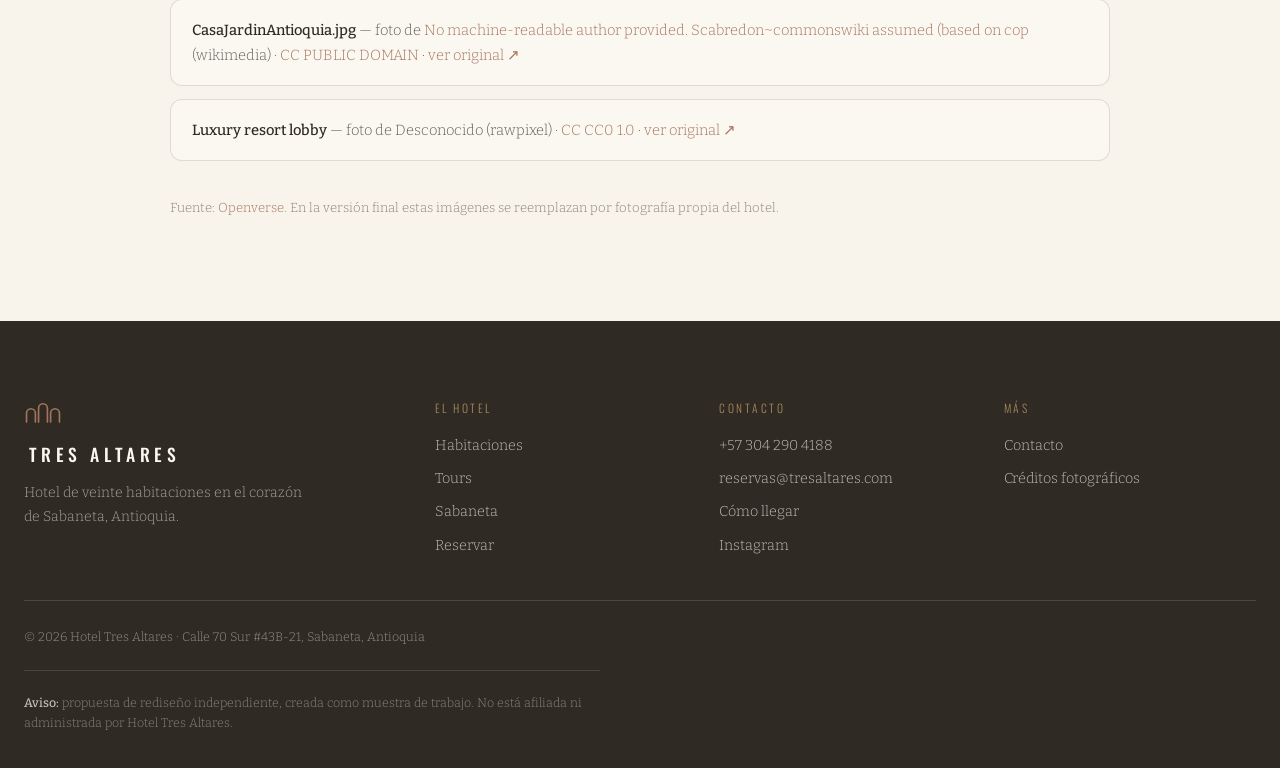
<file: hotel-tres-altares/creditos.html>
<!doctype html>
<html lang="es">
<head>
<meta charset="utf-8" />
<meta name="viewport" content="width=device-width, initial-scale=1, viewport-fit=cover" />
<title>Créditos fotográficos — Hotel Tres Altares</title>
<meta name="robots" content="noindex, nofollow" />
<meta name="theme-color" content="#f8f4ec" />
<link rel="icon" href="data:image/svg+xml,%3Csvg xmlns='http://www.w3.org/2000/svg' viewBox='0 0 60 44'%3E%3Crect width='60' height='44' rx='8' fill='%23a5745d'/%3E%3Cg fill='none' stroke='%23fbf8f2' stroke-width='3'%3E%3Cpath d='M6 38V25a6 6 0 0 1 12 0v13'/%3E%3Cpath d='M24 38V18a6 6 0 0 1 12 0v20'/%3E%3Cpath d='M42 38V25a6 6 0 0 1 12 0v13'/%3E%3C/g%3E%3C/svg%3E" />
<link rel="preload" as="font" type="font/woff2" href="assets/fonts/oswald-500-normal-latin.woff2" crossorigin />
<link rel="preload" as="font" type="font/woff2" href="assets/fonts/bitter-300-normal-latin.woff2" crossorigin />
<link rel="stylesheet" href="fonts.css?v=20260815" />
<link rel="stylesheet" href="styles.css?v=20260814b" />
<style>
  .credits-list { display: grid; gap: .8rem; }
  .credits-list li {
    background: var(--paper); border: 1px solid var(--line);
    border-radius: var(--radius); padding: 1.1rem 1.3rem;
    font-size: .92rem; color: var(--ink-mute);
  }
  .credits-list strong { color: var(--ink); font-weight: 500; }
  .credits-list a { color: var(--clay); }
  .credits-list a:hover { text-decoration: underline; }
</style>
</head>
<body class="page-solid">

<a class="skip-link" href="#main">Saltar al contenido</a>

<svg class="arch-sprite" aria-hidden="true" focusable="false">
  <defs>
    <g id="arch-3" fill="none" stroke="currentColor" stroke-width="2.6" stroke-linecap="round">
      <path d="M4 38V24a7 7 0 0 1 14 0v14" />
      <path d="M23 38V16a7 7 0 0 1 14 0v22" />
      <path d="M42 38V24a7 7 0 0 1 14 0v14" />
    </g>
  </defs>
</svg>

<header class="nav">
  <div class="container nav-inner">
    <a class="nav-brand" href="index.html" aria-label="Hotel Tres Altares — inicio">
      <svg class="nav-brand-mark" viewBox="0 0 60 44" aria-hidden="true"><use href="#arch-3" /></svg>
      <span class="nav-brand-text">Tres Altares</span>
    </a>
    <nav aria-label="Principal">
      <ul class="nav-links">
        <li><a class="nav-link" href="index.html">Inicio</a></li>
        <li><a class="nav-link" href="habitaciones.html">Habitaciones</a></li>
        <li><a class="nav-link" href="experiencias.html">Tours</a></li>
        <li><a class="nav-link" href="sabaneta.html">Sabaneta</a></li>
        <li><a class="nav-link" href="contacto.html">Contacto</a></li>
      </ul>
    </nav>
    <a class="nav-cta" href="reservar.html">Reservar</a>
    <button class="nav-toggle" aria-label="Abrir menú" aria-expanded="false"><span></span><span></span><span></span></button>
  </div>
</header>

<aside class="nav-mobile" aria-hidden="true">
  <ul class="nav-mobile-links">
    <li><a class="nav-mobile-link" href="index.html">Inicio</a></li>
    <li><a class="nav-mobile-link" href="habitaciones.html">Habitaciones</a></li>
    <li><a class="nav-mobile-link" href="experiencias.html">Tours</a></li>
    <li><a class="nav-mobile-link" href="sabaneta.html">Sabaneta</a></li>
    <li><a class="nav-mobile-link" href="contacto.html">Contacto</a></li>
    <li><a class="nav-mobile-link" href="reservar.html">Reservar</a></li>
  </ul>
  <div class="nav-mobile-foot">
    <span data-address-short></span>
    <a data-ig-link href="#">@tresaltareshotel</a>
  </div>
</aside>

<main id="main">

<section class="page-hero">
  <div class="container">
    <p class="breadcrumb"><a href="index.html">Inicio</a> <span>/</span> <span>Créditos</span></p>
    <p class="eyebrow">Fotografía</p>
    <h1 class="h-section page-hero-title">Créditos <em>fotográficos.</em></h1>
    <p class="lede">
      Las fotos de espacios del hotel están pendientes. Las imágenes de contexto de Antioquia que se ven
      en esta propuesta tienen licencia Creative Commons y se acreditan aquí.
    </p>
  </div>
</section>

<section class="section">
  <div class="container container-narrow">
    <ul class="credits-list" data-credits></ul>
    <p class="form-note mt-6">
      Fuente: <a href="https://openverse.org" target="_blank" rel="noopener" style="color:var(--clay);">Openverse</a>.
      En la versión final estas imágenes se reemplazan por fotografía propia del hotel.
    </p>
  </div>
</section>

</main>

<footer class="footer">
  <div class="container">
    <div class="footer-grid">
      <div>
        <svg class="footer-mark" viewBox="0 0 60 44" aria-hidden="true"><use href="#arch-3" /></svg>
        <p class="footer-brand">Tres Altares</p>
        <p class="footer-tagline">Hotel de veinte habitaciones en el corazón de Sabaneta, Antioquia.</p>
      </div>
      <div>
        <p class="footer-title">El hotel</p>
        <ul class="footer-list">
          <li><a href="habitaciones.html">Habitaciones</a></li>
          <li><a href="experiencias.html">Tours</a></li>
          <li><a href="sabaneta.html">Sabaneta</a></li>
          <li><a href="reservar.html">Reservar</a></li>
        </ul>
      </div>
      <div>
        <p class="footer-title">Contacto</p>
        <ul class="footer-list">
          <li><a data-phone href="#"></a></li>
          <li><a data-email href="#"></a></li>
          <li><a data-map-link href="#">Cómo llegar</a></li>
          <li><a data-ig-link href="#">Instagram</a></li>
        </ul>
      </div>
      <div>
        <p class="footer-title">Más</p>
        <ul class="footer-list">
          <li><a href="contacto.html">Contacto</a></li>
          <li><a href="creditos.html">Créditos fotográficos</a></li>
        </ul>
      </div>
    </div>
    <div class="footer-bottom">
      <span>© <span data-year>2026</span> Hotel Tres Altares · <span data-address></span></span>
    </div>
    <p class="footer-disclaimer">
      <strong>Aviso:</strong> propuesta de rediseño independiente, creada como muestra de trabajo.
      No está afiliada ni administrada por Hotel Tres Altares.
    </p>
  </div>
</footer>

<script defer src="lib/manifest.js?v=20260814b"></script>
<script defer src="main.js?v=20260814b"></script>
<script defer src="lib/credits-render.js?v=20260814b"></script>
</body>
</html>
</file>
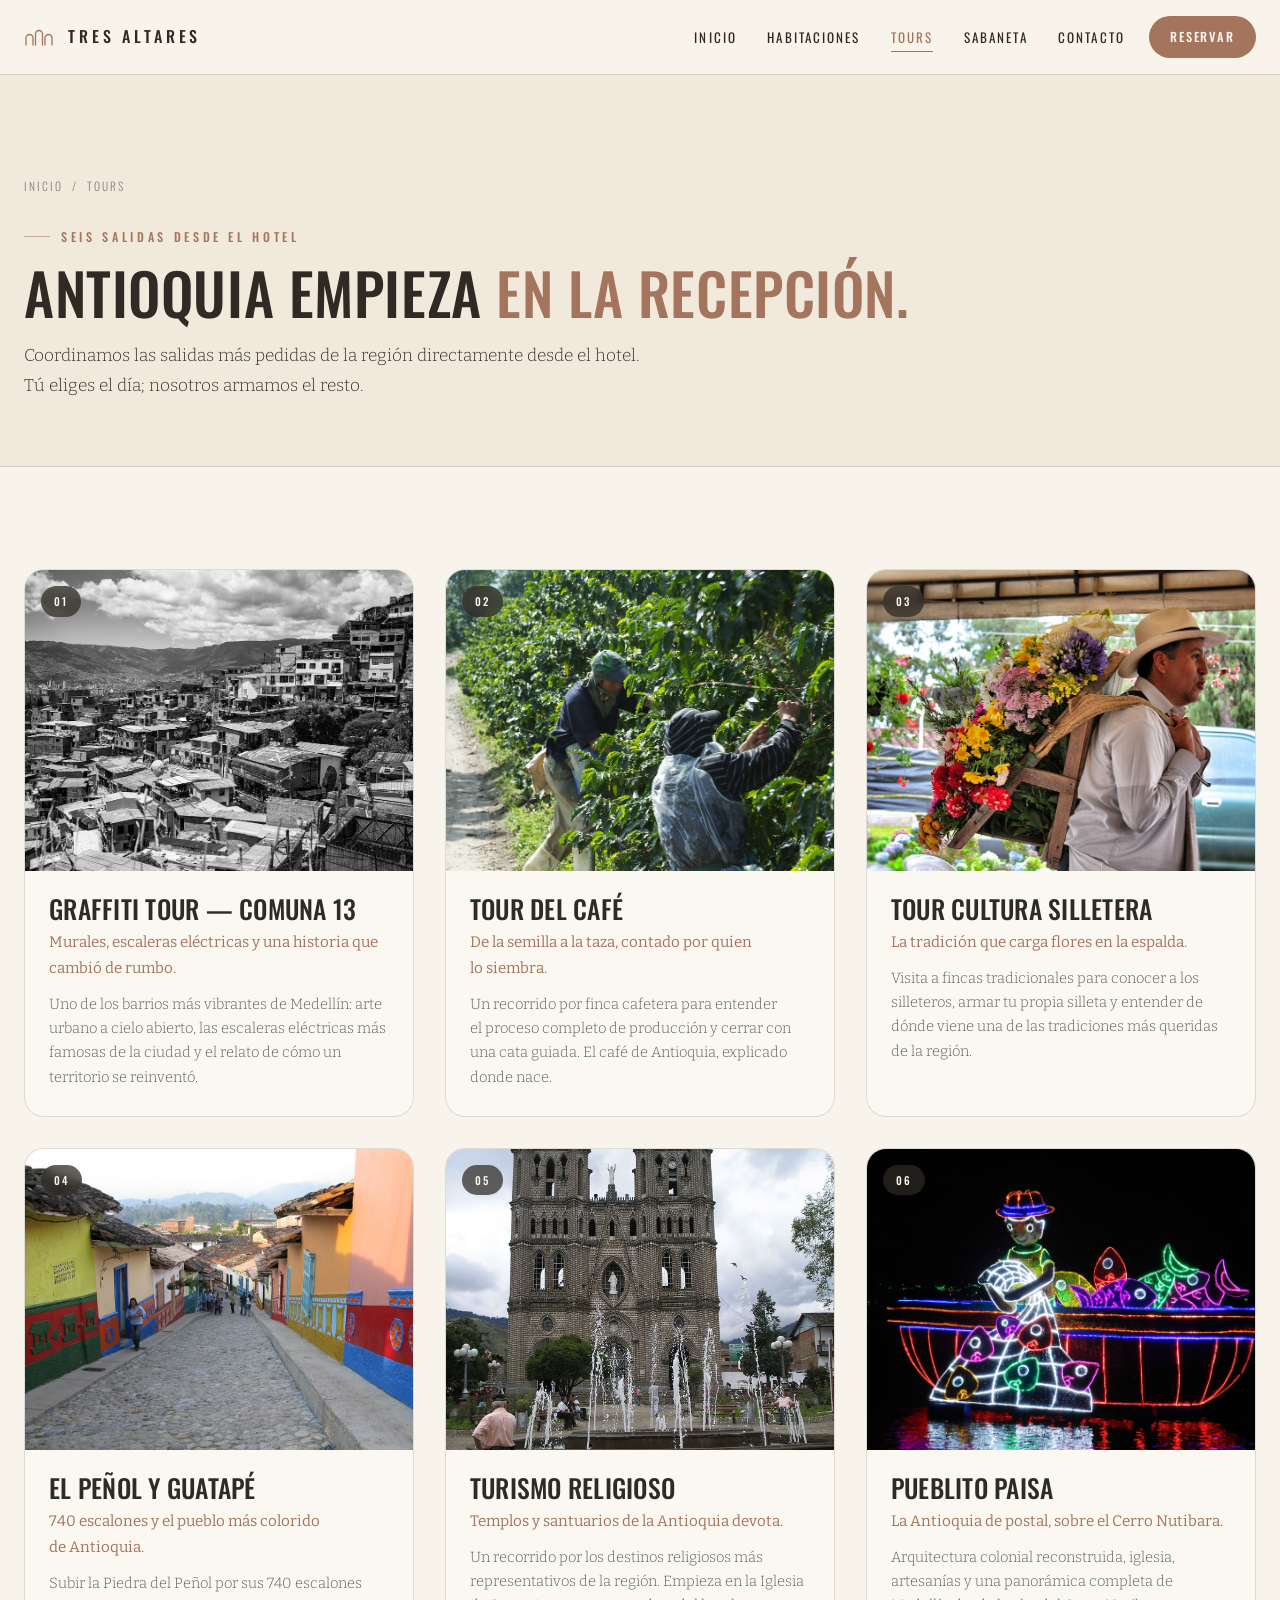
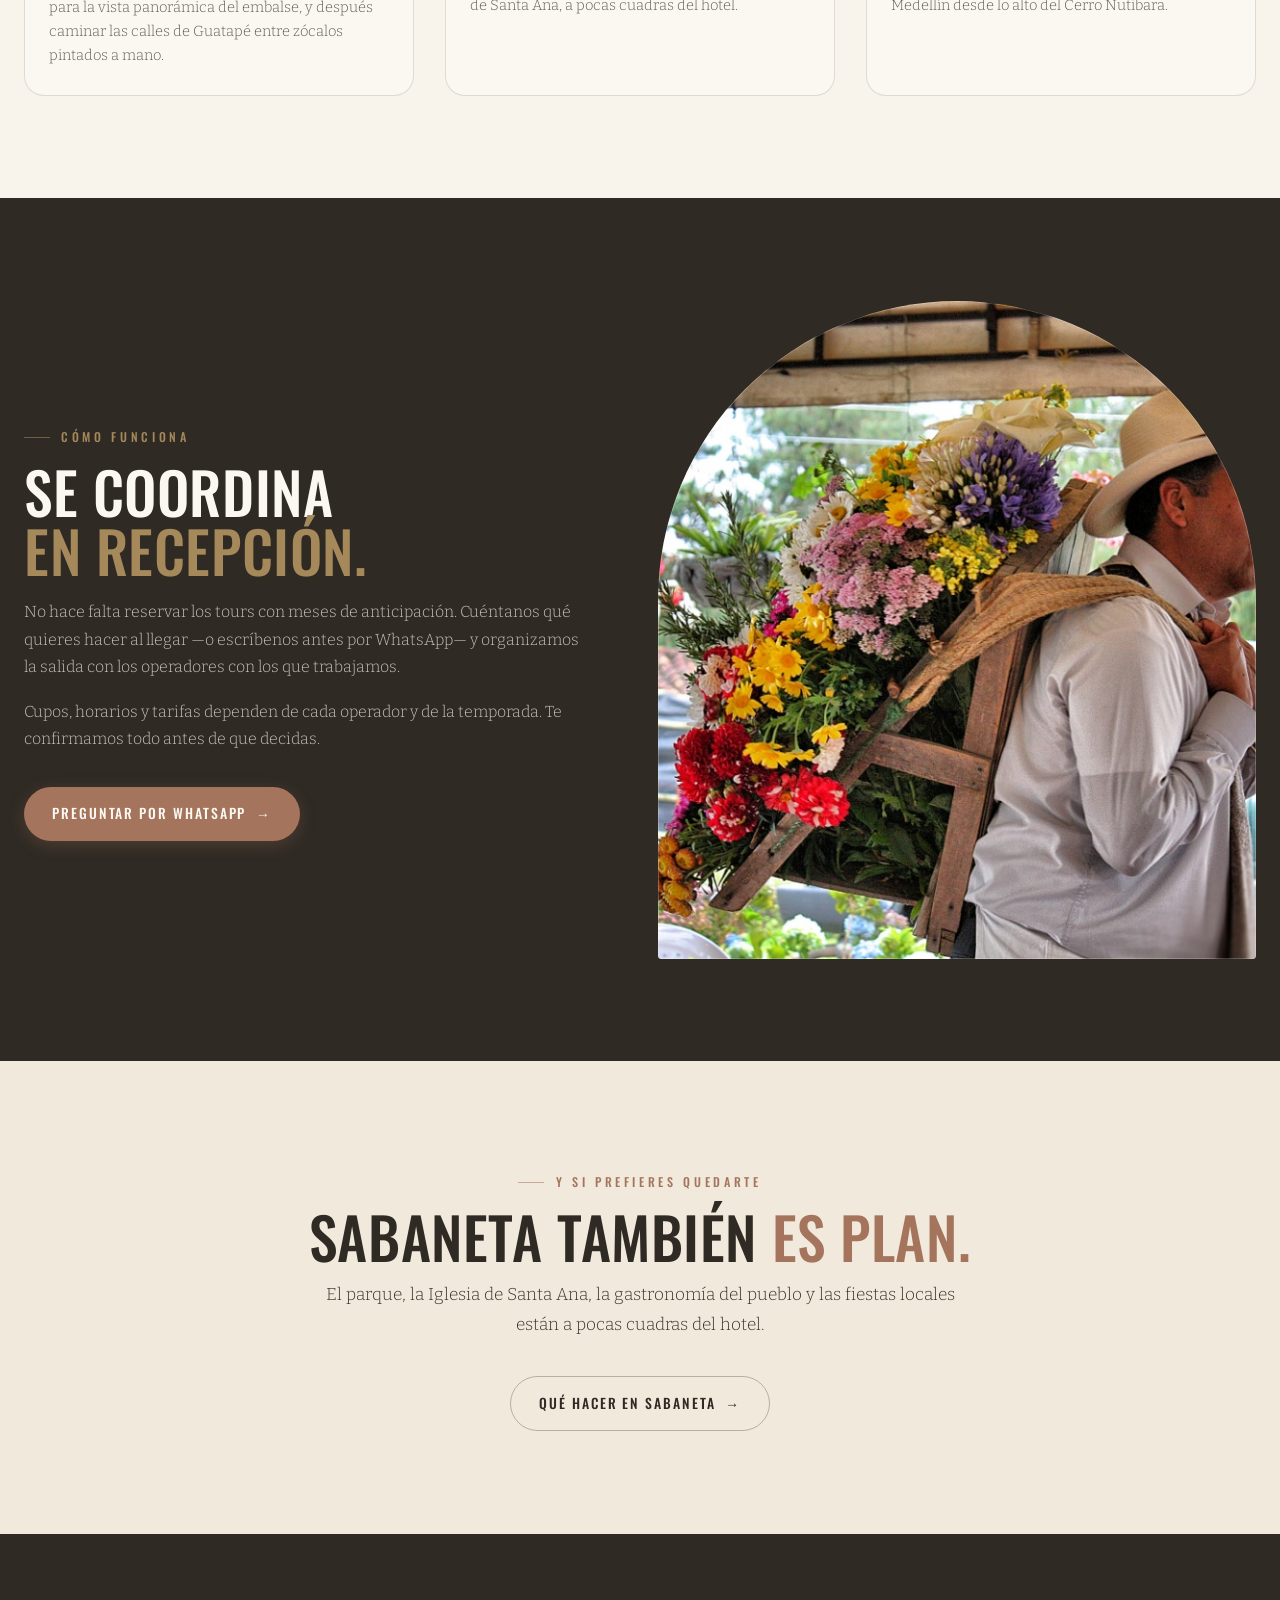
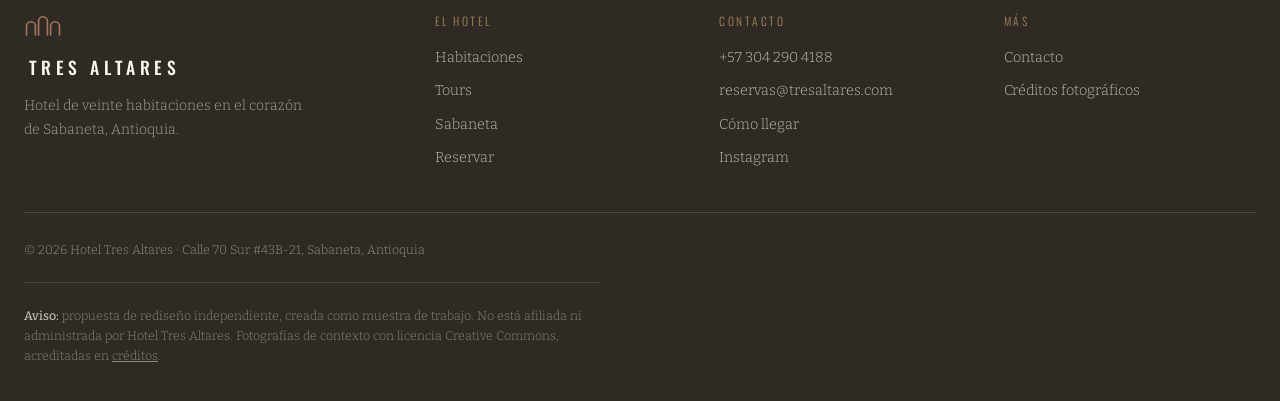
<file: hotel-tres-altares/experiencias.html>
<!doctype html>
<html lang="es">
<head>
<meta charset="utf-8" />
<meta name="viewport" content="width=device-width, initial-scale=1, viewport-fit=cover" />
<title>Tours — Hotel Tres Altares, Sabaneta</title>
<meta name="description" content="Comuna 13, Tour del Café, Cultura Silletera, El Peñol y Guatapé, turismo religioso y Pueblito Paisa: los tours que coordina el Hotel Tres Altares." />
<meta name="robots" content="noindex, nofollow" />
<meta name="theme-color" content="#f8f4ec" />
<link rel="icon" href="data:image/svg+xml,%3Csvg xmlns='http://www.w3.org/2000/svg' viewBox='0 0 60 44'%3E%3Crect width='60' height='44' rx='8' fill='%23a5745d'/%3E%3Cg fill='none' stroke='%23fbf8f2' stroke-width='3'%3E%3Cpath d='M6 38V25a6 6 0 0 1 12 0v13'/%3E%3Cpath d='M24 38V18a6 6 0 0 1 12 0v20'/%3E%3Cpath d='M42 38V25a6 6 0 0 1 12 0v13'/%3E%3C/g%3E%3C/svg%3E" />
<link rel="preload" as="font" type="font/woff2" href="assets/fonts/oswald-500-normal-latin.woff2" crossorigin />
<link rel="preload" as="font" type="font/woff2" href="assets/fonts/bitter-300-normal-latin.woff2" crossorigin />
<link rel="stylesheet" href="fonts.css?v=20260815" />
<link rel="stylesheet" href="styles.css?v=20260814b" />
</head>
<body class="page-solid">

<a class="skip-link" href="#main">Saltar al contenido</a>

<svg class="arch-sprite" aria-hidden="true" focusable="false">
  <defs>
    <g id="arch-3" fill="none" stroke="currentColor" stroke-width="2.6" stroke-linecap="round">
      <path d="M4 38V24a7 7 0 0 1 14 0v14" />
      <path d="M23 38V16a7 7 0 0 1 14 0v22" />
      <path d="M42 38V24a7 7 0 0 1 14 0v14" />
    </g>
  </defs>
</svg>

<header class="nav">
  <div class="container nav-inner">
    <a class="nav-brand" href="index.html" aria-label="Hotel Tres Altares — inicio">
      <svg class="nav-brand-mark" viewBox="0 0 60 44" aria-hidden="true"><use href="#arch-3" /></svg>
      <span class="nav-brand-text">Tres Altares</span>
    </a>
    <nav aria-label="Principal">
      <ul class="nav-links">
        <li><a class="nav-link" href="index.html">Inicio</a></li>
        <li><a class="nav-link" href="habitaciones.html">Habitaciones</a></li>
        <li><a class="nav-link" href="experiencias.html">Tours</a></li>
        <li><a class="nav-link" href="sabaneta.html">Sabaneta</a></li>
        <li><a class="nav-link" href="contacto.html">Contacto</a></li>
      </ul>
    </nav>
    <a class="nav-cta" href="reservar.html">Reservar</a>
    <button class="nav-toggle" aria-label="Abrir menú" aria-expanded="false"><span></span><span></span><span></span></button>
  </div>
</header>

<aside class="nav-mobile" aria-hidden="true">
  <ul class="nav-mobile-links">
    <li><a class="nav-mobile-link" href="index.html">Inicio</a></li>
    <li><a class="nav-mobile-link" href="habitaciones.html">Habitaciones</a></li>
    <li><a class="nav-mobile-link" href="experiencias.html">Tours</a></li>
    <li><a class="nav-mobile-link" href="sabaneta.html">Sabaneta</a></li>
    <li><a class="nav-mobile-link" href="contacto.html">Contacto</a></li>
    <li><a class="nav-mobile-link" href="reservar.html">Reservar</a></li>
  </ul>
  <div class="nav-mobile-foot">
    <span data-address-short></span>
    <a data-ig-link href="#">@tresaltareshotel</a>
  </div>
</aside>

<main id="main">

<section class="page-hero">
  <div class="container">
    <p class="breadcrumb"><a href="index.html">Inicio</a> <span>/</span> <span>Tours</span></p>
    <p class="eyebrow">Seis salidas desde el hotel</p>
    <h1 class="h-section page-hero-title">Antioquia empieza <em>en la recepción.</em></h1>
    <p class="lede">
      Coordinamos las salidas más pedidas de la región directamente desde el hotel. Tú eliges el día; nosotros armamos el resto.
    </p>
  </div>
</section>

<section class="section">
  <div class="container">
    <div class="grid grid-3" data-tours></div>
  </div>
</section>

<section class="section section-dark">
  <div class="container">
    <div class="split">
      <div class="split-body" data-reveal>
        <p class="eyebrow">Cómo funciona</p>
        <h2 class="h-section">Se coordina <em>en recepción.</em></h2>
        <div class="prose">
          <p>No hace falta reservar los tours con meses de anticipación. Cuéntanos qué quieres hacer al llegar —o escríbenos antes por WhatsApp— y organizamos la salida con los operadores con los que trabajamos.</p>
          <p>Cupos, horarios y tarifas dependen de cada operador y de la temporada. Te confirmamos todo antes de que decidas.</p>
        </div>
        <div class="btn-row mt-6">
          <a class="btn btn-primary" data-wa-link data-wa-message="Hola Tres Altares, quiero información sobre los tours." href="#">Preguntar por WhatsApp</a>
        </div>
      </div>
      <div class="arch-frame split-figure" data-reveal data-delay="1">
        <img src="assets/img/flowers.jpg" alt="Silletero cargando una silleta de flores" loading="lazy" decoding="async" />
      </div>
    </div>
  </div>
</section>

<section class="section section-tonal">
  <div class="container container-narrow text-center">
    <p class="eyebrow eyebrow-center" data-reveal>Y si prefieres quedarte</p>
    <h2 class="h-section mt-3" data-reveal data-delay="1">Sabaneta también <em>es plan.</em></h2>
    <p class="lede mt-3" style="margin-inline:auto;" data-reveal data-delay="2">
      El parque, la Iglesia de Santa Ana, la gastronomía del pueblo y las fiestas locales están a pocas cuadras del hotel.
    </p>
    <div class="mt-6" data-reveal data-delay="3">
      <a class="btn btn-ghost" href="sabaneta.html">Qué hacer en Sabaneta</a>
    </div>
  </div>
</section>

</main>

<footer class="footer">
  <div class="container">
    <div class="footer-grid">
      <div>
        <svg class="footer-mark" viewBox="0 0 60 44" aria-hidden="true"><use href="#arch-3" /></svg>
        <p class="footer-brand">Tres Altares</p>
        <p class="footer-tagline">Hotel de veinte habitaciones en el corazón de Sabaneta, Antioquia.</p>
      </div>
      <div>
        <p class="footer-title">El hotel</p>
        <ul class="footer-list">
          <li><a href="habitaciones.html">Habitaciones</a></li>
          <li><a href="experiencias.html">Tours</a></li>
          <li><a href="sabaneta.html">Sabaneta</a></li>
          <li><a href="reservar.html">Reservar</a></li>
        </ul>
      </div>
      <div>
        <p class="footer-title">Contacto</p>
        <ul class="footer-list">
          <li><a data-phone href="#"></a></li>
          <li><a data-email href="#"></a></li>
          <li><a data-map-link href="#">Cómo llegar</a></li>
          <li><a data-ig-link href="#">Instagram</a></li>
        </ul>
      </div>
      <div>
        <p class="footer-title">Más</p>
        <ul class="footer-list">
          <li><a href="contacto.html">Contacto</a></li>
          <li><a href="creditos.html">Créditos fotográficos</a></li>
        </ul>
      </div>
    </div>
    <div class="footer-bottom">
      <span>© <span data-year>2026</span> Hotel Tres Altares · <span data-address></span></span>
    </div>
    <p class="footer-disclaimer">
      <strong>Aviso:</strong> propuesta de rediseño independiente, creada como muestra de trabajo.
      No está afiliada ni administrada por Hotel Tres Altares. Fotografías de contexto con licencia
      Creative Commons, acreditadas en <a href="creditos.html" style="text-decoration:underline;">créditos</a>.
    </p>
  </div>
</footer>

<script defer src="lib/gsap.min.js"></script>
<script defer src="lib/ScrollTrigger.min.js"></script>
<script defer src="lib/manifest.js?v=20260814b"></script>
<script defer src="main.js?v=20260814b"></script>
</body>
</html>
</file>
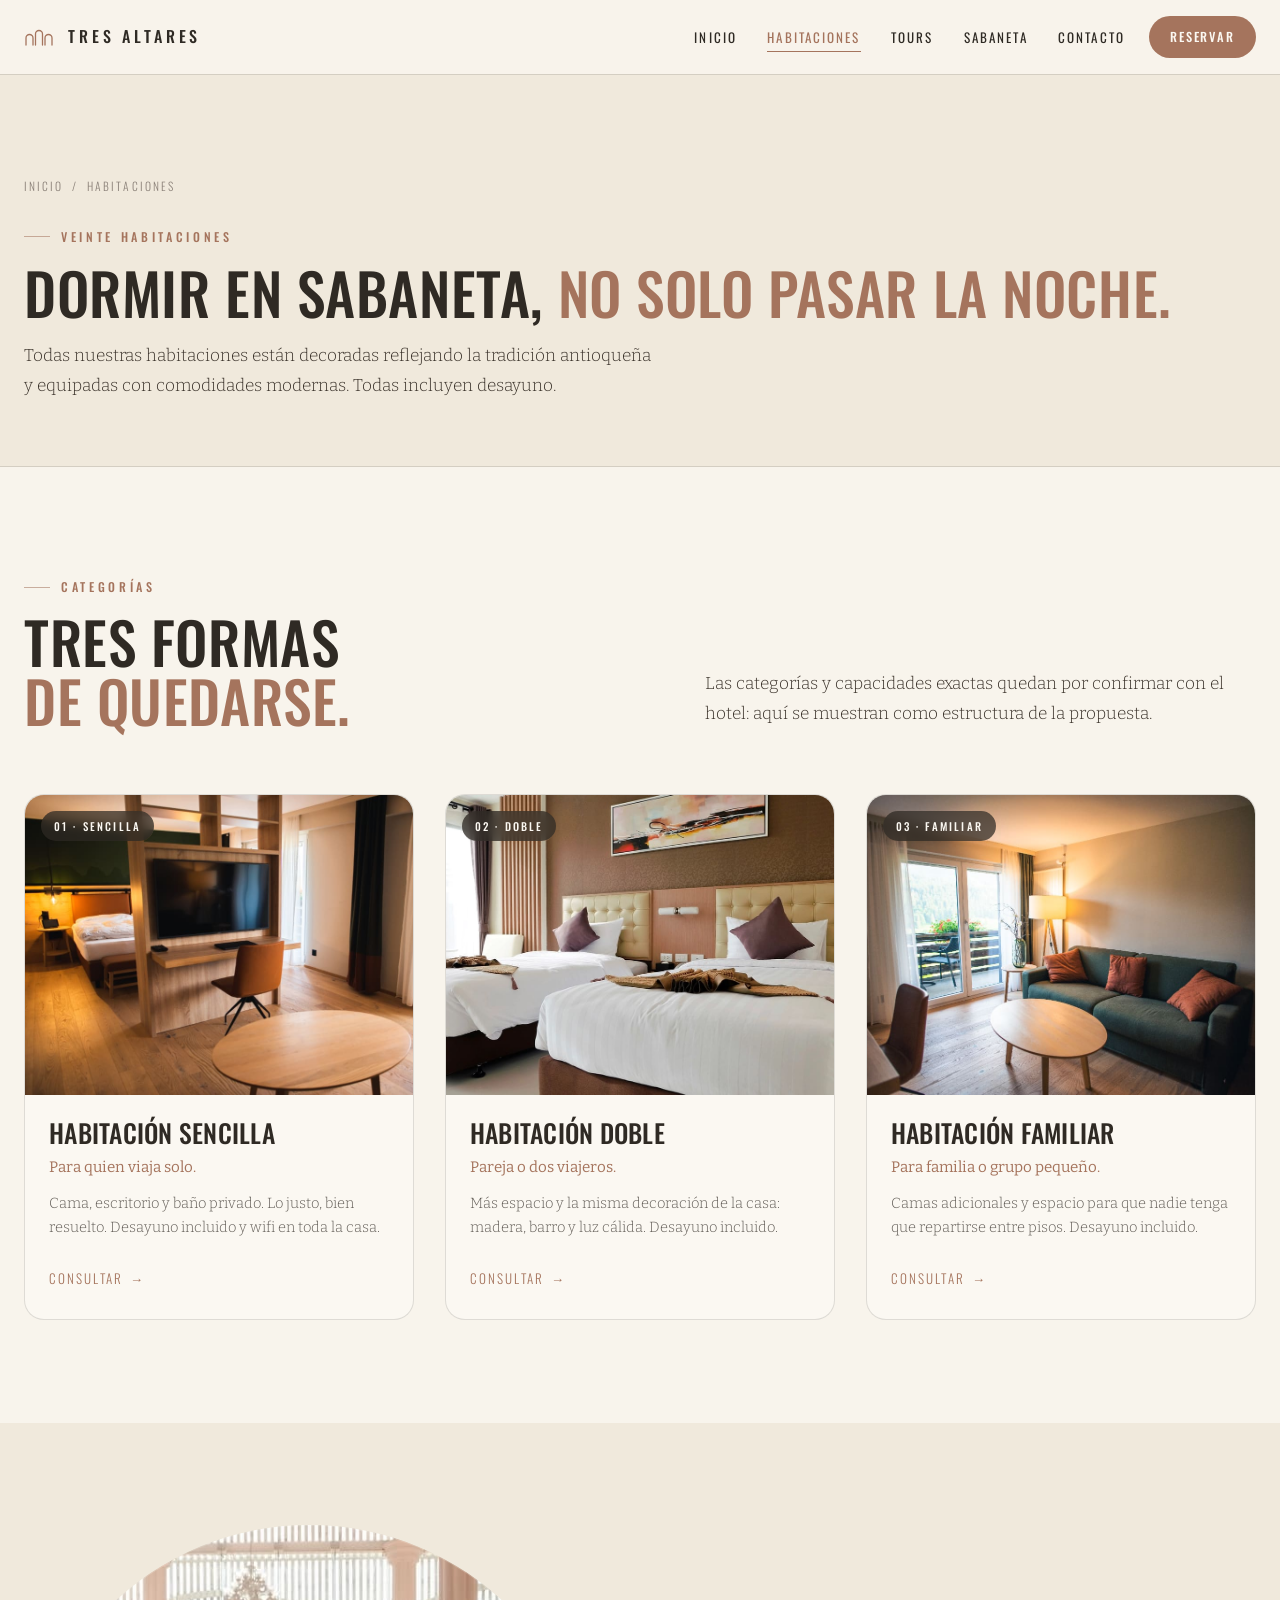
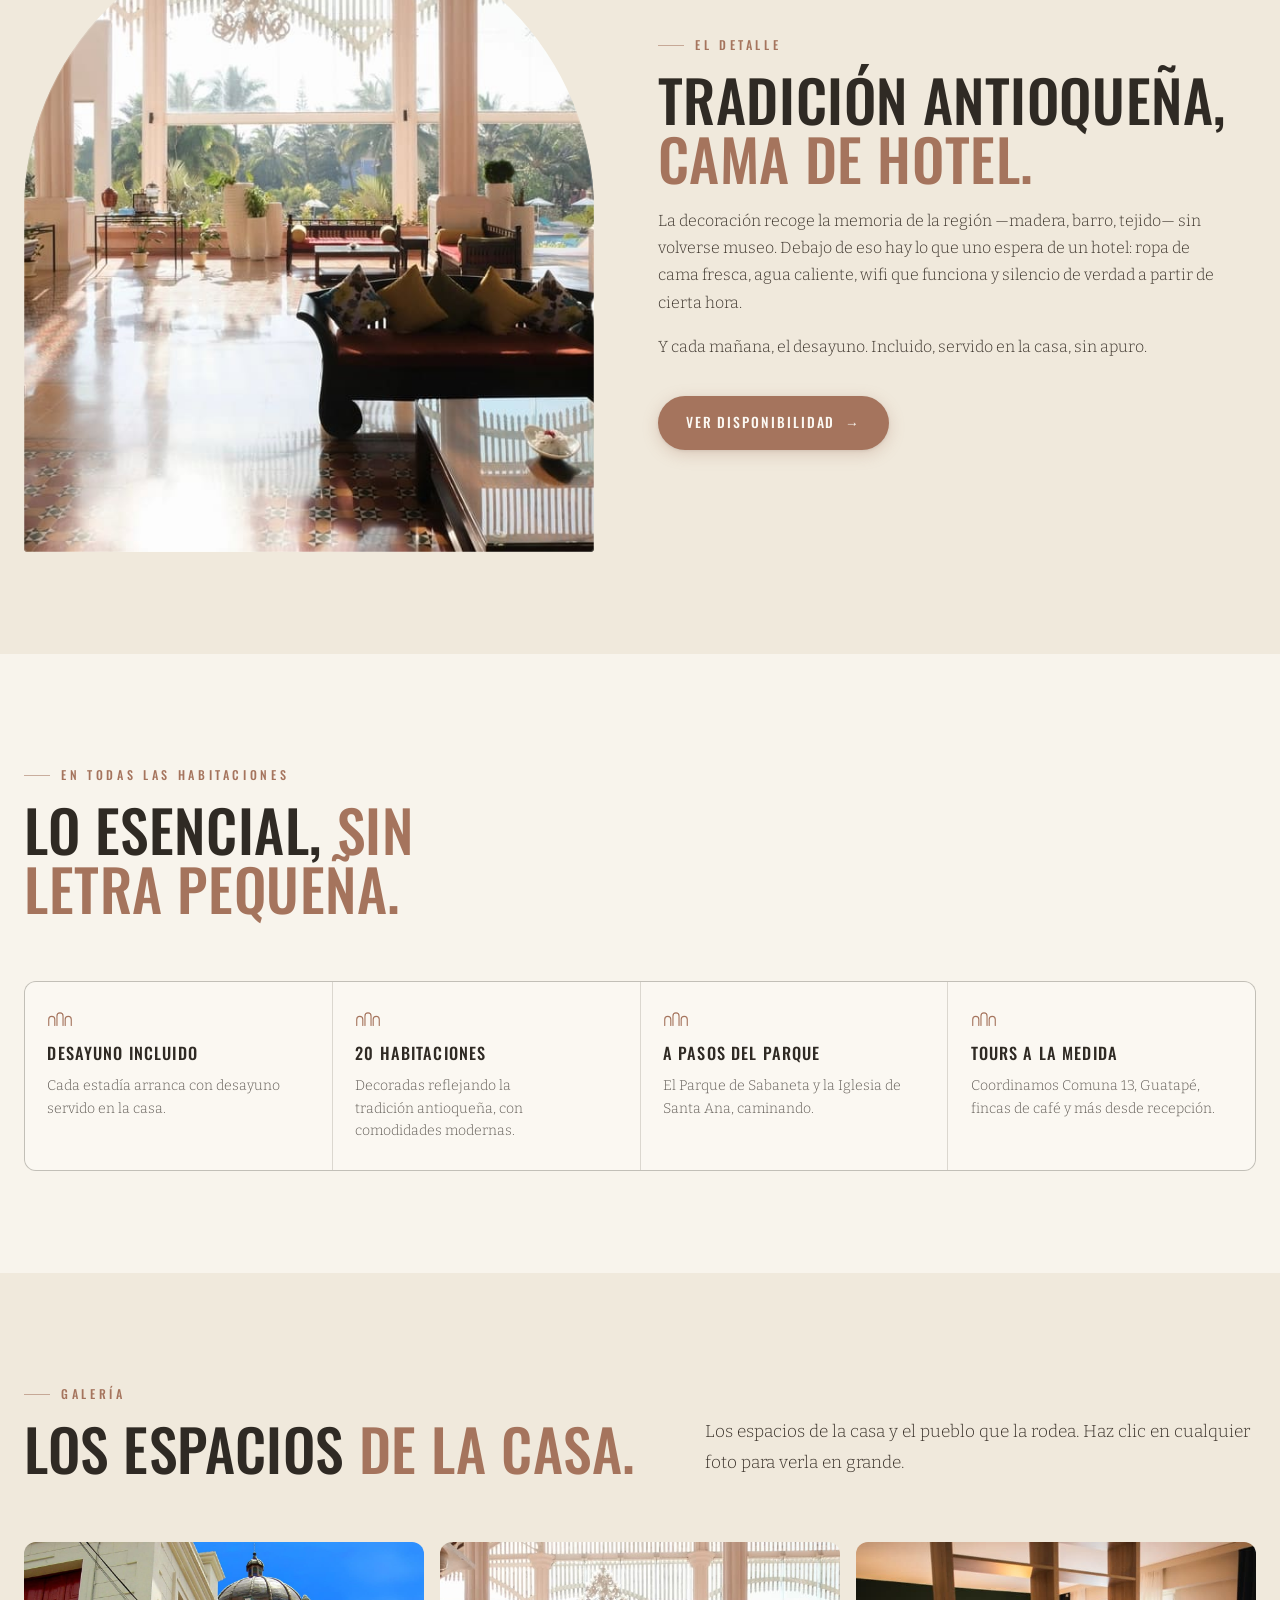
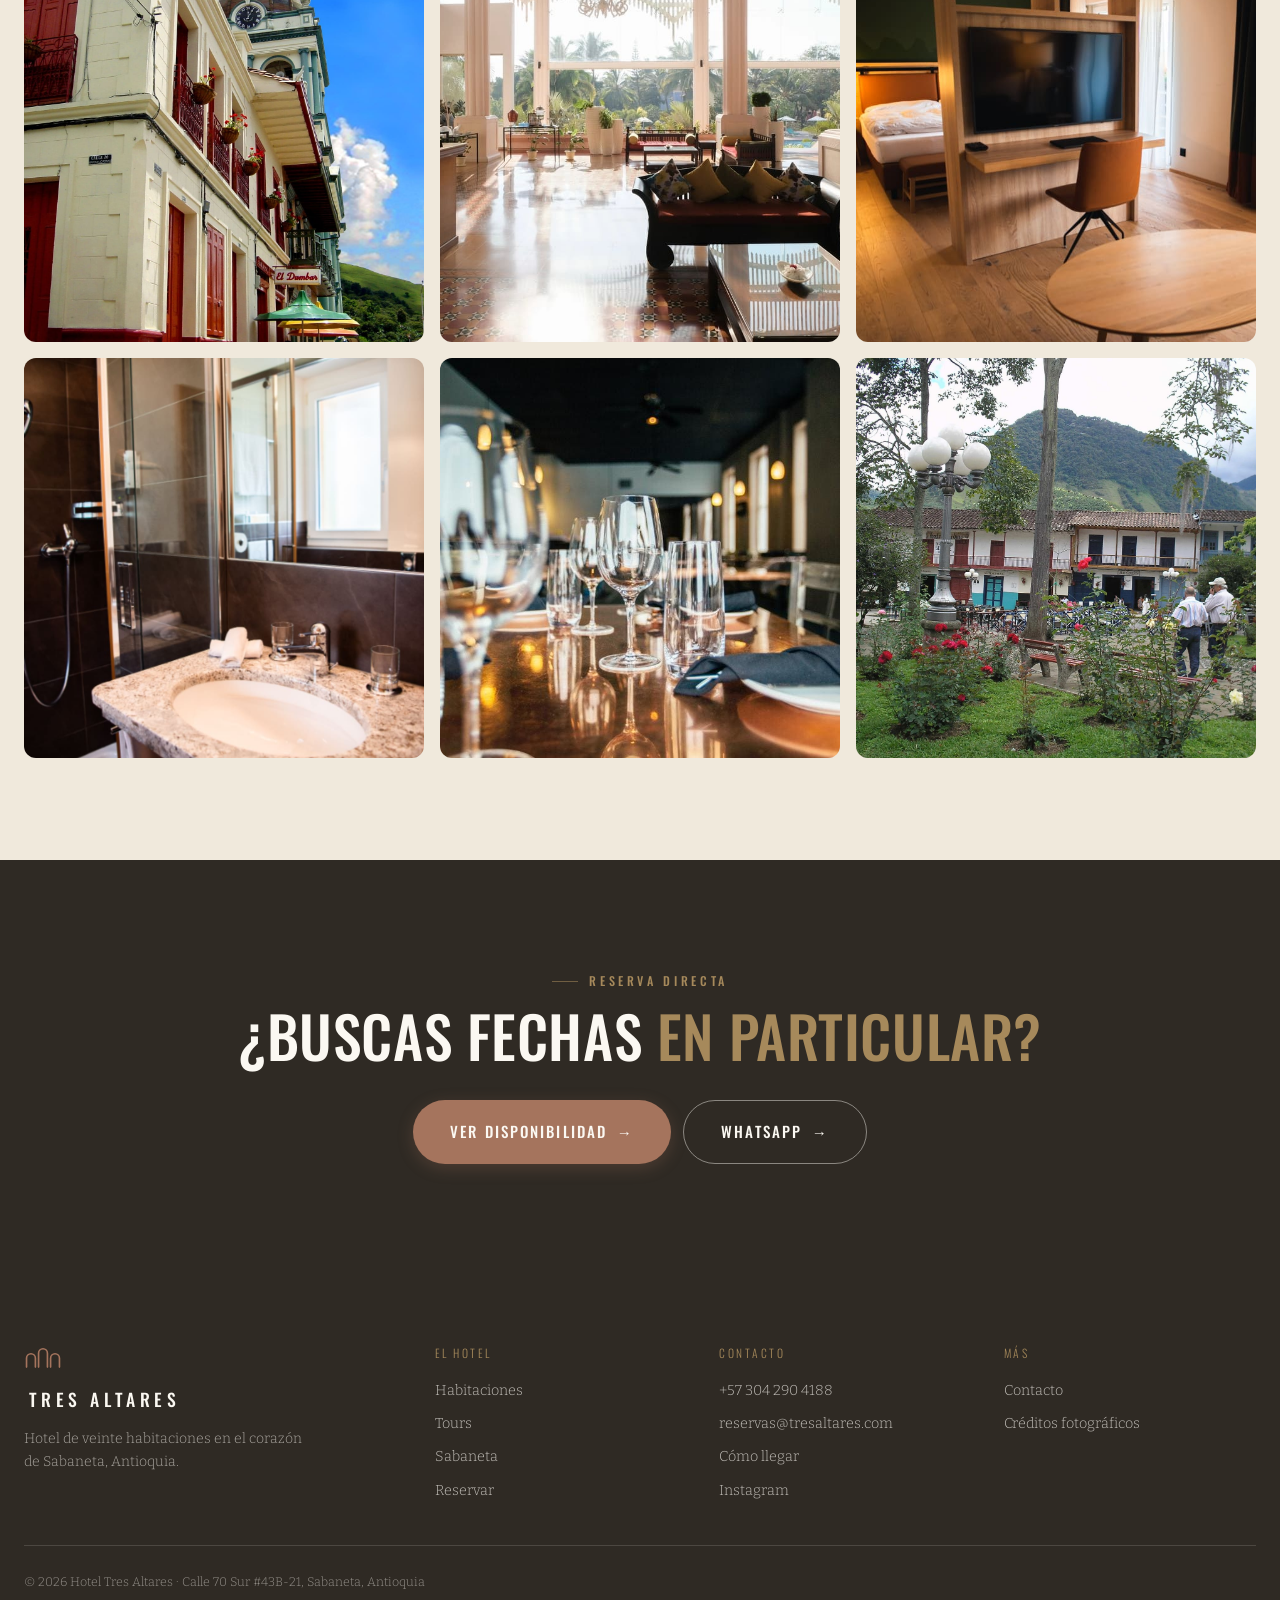
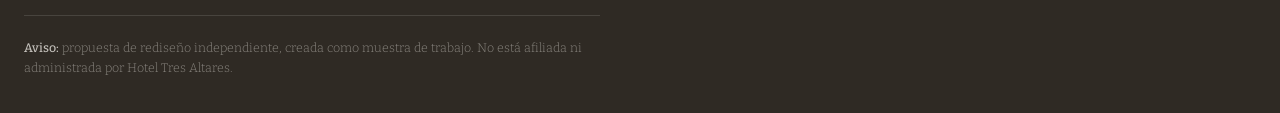
<file: hotel-tres-altares/habitaciones.html>
<!doctype html>
<html lang="es">
<head>
<meta charset="utf-8" />
<meta name="viewport" content="width=device-width, initial-scale=1, viewport-fit=cover" />
<title>Habitaciones — Hotel Tres Altares, Sabaneta</title>
<meta name="description" content="Veinte habitaciones con tradición antioqueña y desayuno incluido en el Hotel Tres Altares de Sabaneta." />
<meta name="robots" content="noindex, nofollow" />
<meta name="theme-color" content="#f8f4ec" />
<link rel="icon" href="data:image/svg+xml,%3Csvg xmlns='http://www.w3.org/2000/svg' viewBox='0 0 60 44'%3E%3Crect width='60' height='44' rx='8' fill='%23a5745d'/%3E%3Cg fill='none' stroke='%23fbf8f2' stroke-width='3'%3E%3Cpath d='M6 38V25a6 6 0 0 1 12 0v13'/%3E%3Cpath d='M24 38V18a6 6 0 0 1 12 0v20'/%3E%3Cpath d='M42 38V25a6 6 0 0 1 12 0v13'/%3E%3C/g%3E%3C/svg%3E" />
<link rel="preload" as="font" type="font/woff2" href="assets/fonts/oswald-500-normal-latin.woff2" crossorigin />
<link rel="preload" as="font" type="font/woff2" href="assets/fonts/bitter-300-normal-latin.woff2" crossorigin />
<link rel="stylesheet" href="fonts.css?v=20260815" />
<link rel="stylesheet" href="styles.css?v=20260814b" />
</head>
<body class="page-solid">

<a class="skip-link" href="#main">Saltar al contenido</a>

<svg class="arch-sprite" aria-hidden="true" focusable="false">
  <defs>
    <g id="arch-3" fill="none" stroke="currentColor" stroke-width="2.6" stroke-linecap="round">
      <path d="M4 38V24a7 7 0 0 1 14 0v14" />
      <path d="M23 38V16a7 7 0 0 1 14 0v22" />
      <path d="M42 38V24a7 7 0 0 1 14 0v14" />
    </g>
  </defs>
</svg>

<header class="nav">
  <div class="container nav-inner">
    <a class="nav-brand" href="index.html" aria-label="Hotel Tres Altares — inicio">
      <svg class="nav-brand-mark" viewBox="0 0 60 44" aria-hidden="true"><use href="#arch-3" /></svg>
      <span class="nav-brand-text">Tres Altares</span>
    </a>
    <nav aria-label="Principal">
      <ul class="nav-links">
        <li><a class="nav-link" href="index.html">Inicio</a></li>
        <li><a class="nav-link" href="habitaciones.html">Habitaciones</a></li>
        <li><a class="nav-link" href="experiencias.html">Tours</a></li>
        <li><a class="nav-link" href="sabaneta.html">Sabaneta</a></li>
        <li><a class="nav-link" href="contacto.html">Contacto</a></li>
      </ul>
    </nav>
    <a class="nav-cta" href="reservar.html">Reservar</a>
    <button class="nav-toggle" aria-label="Abrir menú" aria-expanded="false"><span></span><span></span><span></span></button>
  </div>
</header>

<aside class="nav-mobile" aria-hidden="true">
  <ul class="nav-mobile-links">
    <li><a class="nav-mobile-link" href="index.html">Inicio</a></li>
    <li><a class="nav-mobile-link" href="habitaciones.html">Habitaciones</a></li>
    <li><a class="nav-mobile-link" href="experiencias.html">Tours</a></li>
    <li><a class="nav-mobile-link" href="sabaneta.html">Sabaneta</a></li>
    <li><a class="nav-mobile-link" href="contacto.html">Contacto</a></li>
    <li><a class="nav-mobile-link" href="reservar.html">Reservar</a></li>
  </ul>
  <div class="nav-mobile-foot">
    <span data-address-short></span>
    <a data-ig-link href="#">@tresaltareshotel</a>
  </div>
</aside>

<main id="main">

<section class="page-hero">
  <div class="container">
    <p class="breadcrumb"><a href="index.html">Inicio</a> <span>/</span> <span>Habitaciones</span></p>
    <p class="eyebrow">Veinte habitaciones</p>
    <h1 class="h-section page-hero-title">Dormir en Sabaneta, <em>no solo pasar la noche.</em></h1>
    <p class="lede">
      Todas nuestras habitaciones están decoradas reflejando la tradición antioqueña y equipadas con comodidades modernas. Todas incluyen desayuno.
    </p>
  </div>
</section>

<!-- CATEGORÍAS -->
<section class="section">
  <div class="container">
    <div class="section-head">
      <div data-reveal>
        <p class="eyebrow">Categorías</p>
        <h2 class="h-section">Tres formas <em>de quedarse.</em></h2>
      </div>
      <p class="lede" data-reveal data-delay="1">
        Las categorías y capacidades exactas quedan por confirmar con el hotel: aquí se muestran como estructura de la propuesta.
      </p>
    </div>

    <div class="grid grid-3">
      <article class="card" data-reveal>
        <div class="card-figure">
          <span class="card-num">01 · Sencilla</span>
          <img src="assets/img/habitacion-1.jpg" alt="Habitación sencilla con piso de madera y luz cálida" loading="lazy" decoding="async" />
        </div>
        <div class="card-body">
          <h3 class="h-card">Habitación sencilla</h3>
          <p class="card-tagline">Para quien viaja solo.</p>
          <p class="card-text">Cama, escritorio y baño privado. Lo justo, bien resuelto. Desayuno incluido y wifi en toda la casa.</p>
          <div class="card-foot"><a class="link-arrow" href="reservar.html">Consultar</a></div>
        </div>
      </article>

      <article class="card" data-reveal data-delay="1">
        <div class="card-figure">
          <span class="card-num">02 · Doble</span>
          <img src="assets/img/habitacion-2.jpg" alt="Habitación doble con dos camas y tonos cálidos" loading="lazy" decoding="async" />
        </div>
        <div class="card-body">
          <h3 class="h-card">Habitación doble</h3>
          <p class="card-tagline">Pareja o dos viajeros.</p>
          <p class="card-text">Más espacio y la misma decoración de la casa: madera, barro y luz cálida. Desayuno incluido.</p>
          <div class="card-foot"><a class="link-arrow" href="reservar.html">Consultar</a></div>
        </div>
      </article>

      <article class="card" data-reveal data-delay="2">
        <div class="card-figure">
          <span class="card-num">03 · Familiar</span>
          <img src="assets/img/habitacion-3.jpg" alt="Habitación amplia con zona de sala y balcón" loading="lazy" decoding="async" />
        </div>
        <div class="card-body">
          <h3 class="h-card">Habitación familiar</h3>
          <p class="card-tagline">Para familia o grupo pequeño.</p>
          <p class="card-text">Camas adicionales y espacio para que nadie tenga que repartirse entre pisos. Desayuno incluido.</p>
          <div class="card-foot"><a class="link-arrow" href="reservar.html">Consultar</a></div>
        </div>
      </article>
    </div>
  </div>
</section>

<!-- DETALLE -->
<section class="section section-tonal">
  <div class="container">
    <div class="split">
      <div class="arch-frame split-figure" data-reveal>
        <img src="assets/img/recepcion.jpg" alt="Zona común del hotel con piso de baldosa y luz natural" loading="lazy" decoding="async" />
      </div>
      <div class="split-body" data-reveal data-delay="1">
        <p class="eyebrow">El detalle</p>
        <h2 class="h-section">Tradición antioqueña, <em>cama de hotel.</em></h2>
        <div class="prose">
          <p>La decoración recoge la memoria de la región —madera, barro, tejido— sin volverse museo. Debajo de eso hay lo que uno espera de un hotel: ropa de cama fresca, agua caliente, wifi que funciona y silencio de verdad a partir de cierta hora.</p>
          <p>Y cada mañana, el desayuno. Incluido, servido en la casa, sin apuro.</p>
        </div>
        <div class="btn-row mt-6">
          <a class="btn btn-primary" href="reservar.html">Ver disponibilidad</a>
        </div>
      </div>
    </div>
  </div>
</section>

<!-- INCLUYE -->
<section class="section">
  <div class="container">
    <div class="section-head">
      <div data-reveal>
        <p class="eyebrow">En todas las habitaciones</p>
        <h2 class="h-section">Lo esencial, <em>sin letra pequeña.</em></h2>
      </div>
    </div>
    <div class="amenity-grid" data-amenities data-reveal></div>
  </div>
</section>

<!-- GALERÍA -->
<section class="section section-tonal">
  <div class="container">
    <div class="section-head">
      <div data-reveal>
        <p class="eyebrow">Galería</p>
        <h2 class="h-section">Los espacios <em>de la casa.</em></h2>
      </div>
      <p class="lede" data-reveal data-delay="1">
        Los espacios de la casa y el pueblo que la rodea. Haz clic en cualquier foto para verla en grande.
      </p>
    </div>
    <div class="gallery" data-reveal data-lightbox="hotel">
      <div><img src="assets/img/pueblo.jpg" alt="Fachada colonial antioqueña con balcones y flores" loading="lazy" decoding="async" /></div>
      <div><img src="assets/img/recepcion.jpg" alt="Zona común con piso de baldosa, luz natural y vegetación" loading="lazy" decoding="async" /></div>
      <div><img src="assets/img/habitacion-1.jpg" alt="Habitación con piso de madera y luz cálida" loading="lazy" decoding="async" /></div>
      <div><img src="assets/img/bano.jpg" alt="Baño con ducha, lavamanos en piedra y toallas" loading="lazy" decoding="async" /></div>
      <div><img src="assets/img/comedor.jpg" alt="Mesa servida en el comedor del hotel" loading="lazy" decoding="async" /></div>
      <div><img src="assets/img/parque.jpg" alt="Parque del pueblo con balcones coloniales y montaña al fondo" loading="lazy" decoding="async" /></div>
    </div>
  </div>
</section>

<!-- CTA -->
<section class="section section-dark">
  <div class="container-narrow text-center">
    <p class="eyebrow eyebrow-center" data-reveal>Reserva directa</p>
    <h2 class="h-section mt-3" data-reveal data-delay="1">¿Buscas fechas <em>en particular?</em></h2>
    <div class="btn-row btn-row-center mt-6" data-reveal data-delay="2">
      <a class="btn btn-primary btn-lg" data-booking-link href="#">Ver disponibilidad</a>
      <a class="btn btn-light btn-lg" data-wa-link data-wa-message="Hola Tres Altares, quiero consultar disponibilidad de habitaciones." href="#">WhatsApp</a>
    </div>
  </div>
</section>

</main>

<footer class="footer">
  <div class="container">
    <div class="footer-grid">
      <div>
        <svg class="footer-mark" viewBox="0 0 60 44" aria-hidden="true"><use href="#arch-3" /></svg>
        <p class="footer-brand">Tres Altares</p>
        <p class="footer-tagline">Hotel de veinte habitaciones en el corazón de Sabaneta, Antioquia.</p>
      </div>
      <div>
        <p class="footer-title">El hotel</p>
        <ul class="footer-list">
          <li><a href="habitaciones.html">Habitaciones</a></li>
          <li><a href="experiencias.html">Tours</a></li>
          <li><a href="sabaneta.html">Sabaneta</a></li>
          <li><a href="reservar.html">Reservar</a></li>
        </ul>
      </div>
      <div>
        <p class="footer-title">Contacto</p>
        <ul class="footer-list">
          <li><a data-phone href="#"></a></li>
          <li><a data-email href="#"></a></li>
          <li><a data-map-link href="#">Cómo llegar</a></li>
          <li><a data-ig-link href="#">Instagram</a></li>
        </ul>
      </div>
      <div>
        <p class="footer-title">Más</p>
        <ul class="footer-list">
          <li><a href="contacto.html">Contacto</a></li>
          <li><a href="creditos.html">Créditos fotográficos</a></li>
        </ul>
      </div>
    </div>
    <div class="footer-bottom">
      <span>© <span data-year>2026</span> Hotel Tres Altares · <span data-address></span></span>
    </div>
    <p class="footer-disclaimer">
      <strong>Aviso:</strong> propuesta de rediseño independiente, creada como muestra de trabajo.
      No está afiliada ni administrada por Hotel Tres Altares.
    </p>
  </div>
</footer>

<script defer src="lib/gsap.min.js"></script>
<script defer src="lib/ScrollTrigger.min.js"></script>
<script defer src="lib/manifest.js?v=20260814b"></script>
<script defer src="main.js?v=20260814b"></script>
</body>
</html>
</file>
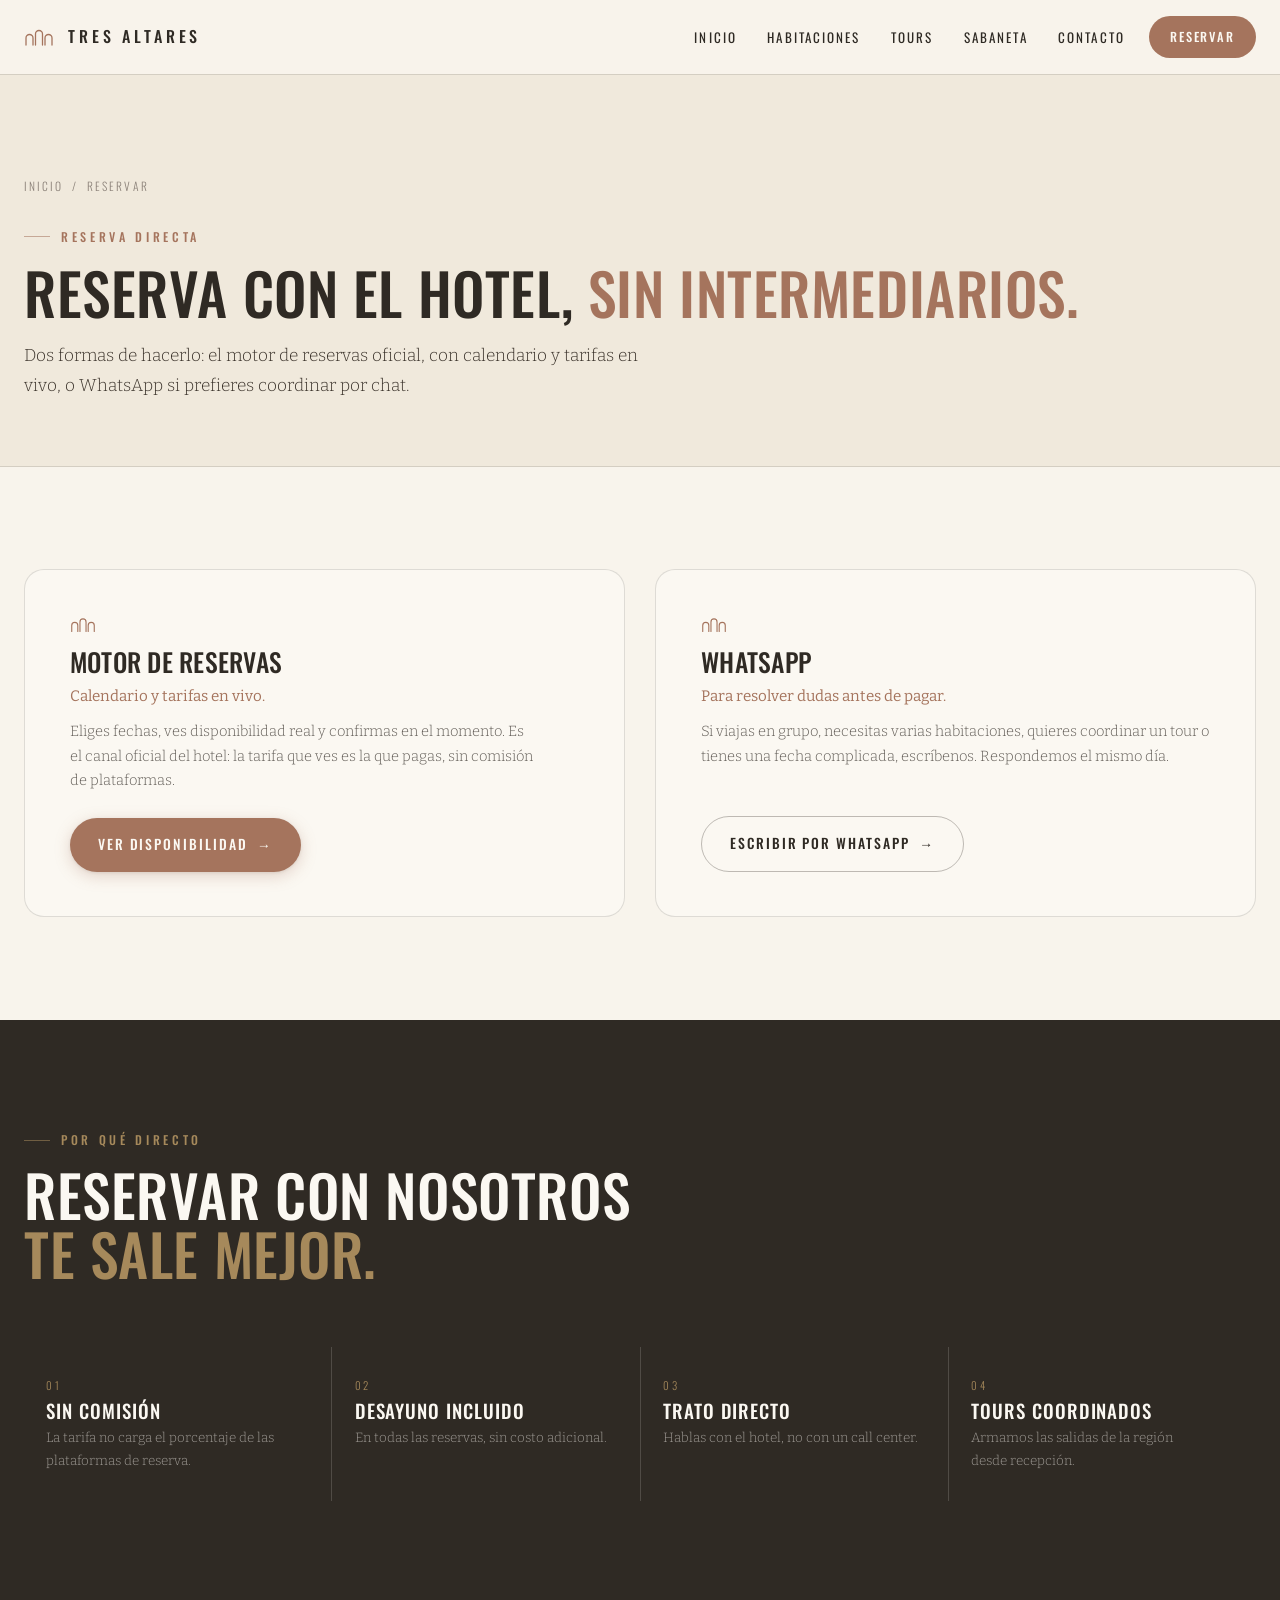
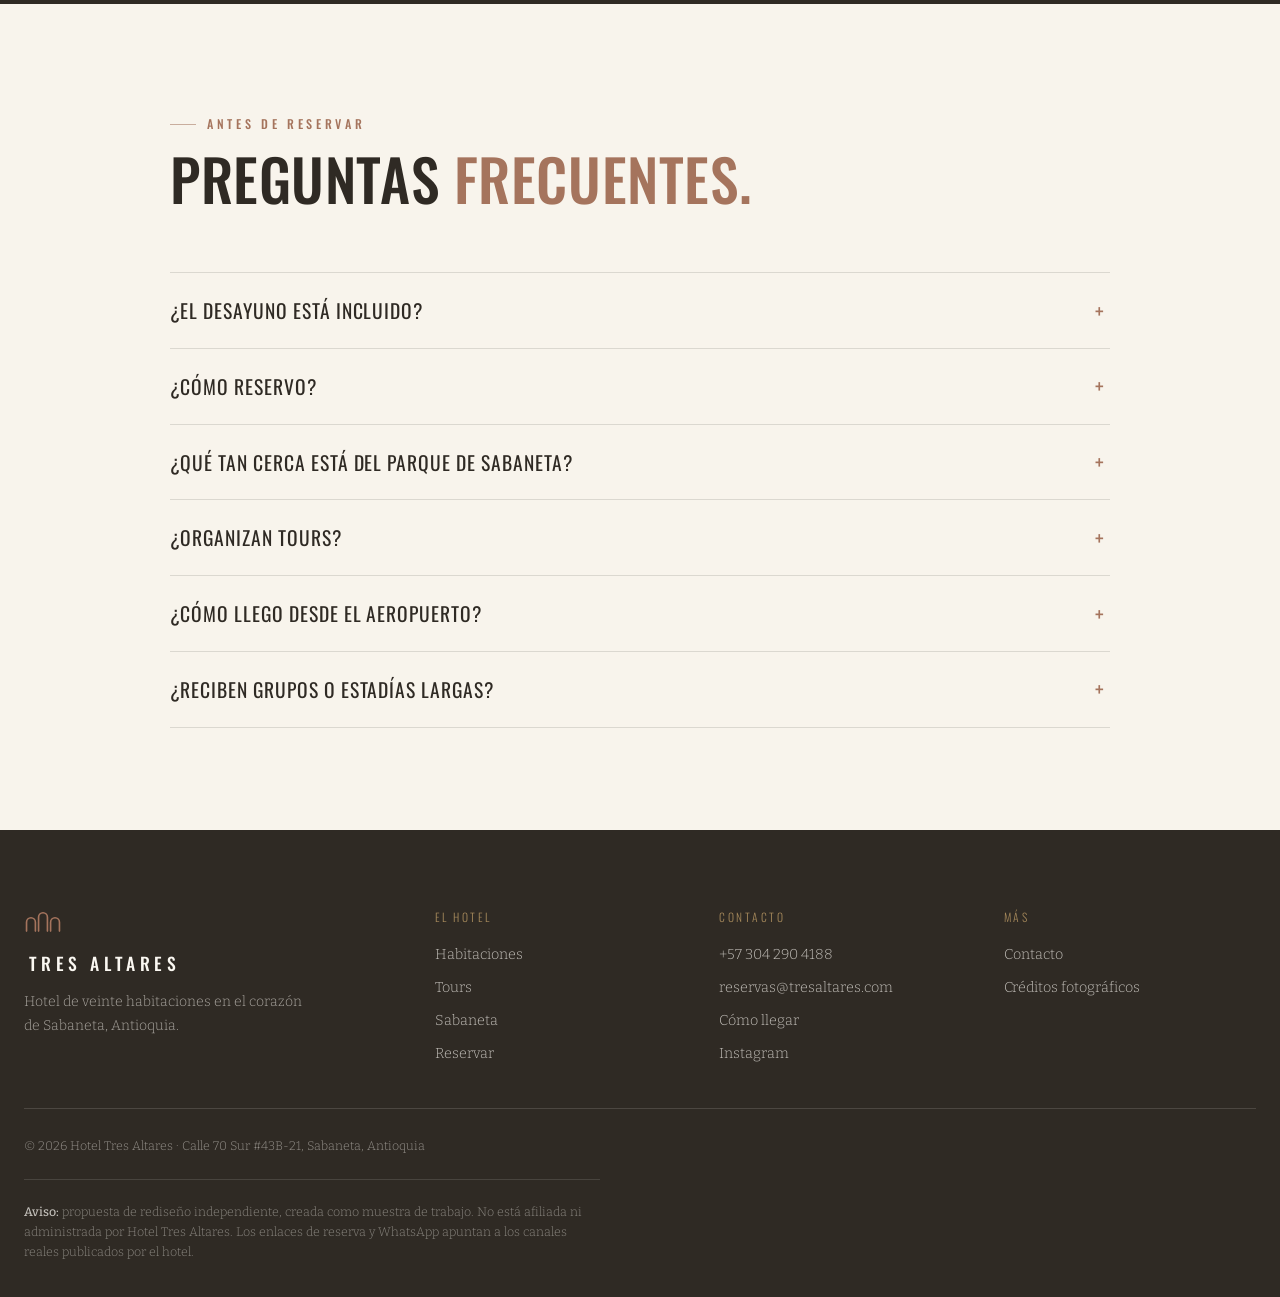
<file: hotel-tres-altares/reservar.html>
<!doctype html>
<html lang="es">
<head>
<meta charset="utf-8" />
<meta name="viewport" content="width=device-width, initial-scale=1, viewport-fit=cover" />
<title>Reservar — Hotel Tres Altares, Sabaneta</title>
<meta name="description" content="Reserva directa en el Hotel Tres Altares de Sabaneta: motor de reservas oficial o WhatsApp." />
<meta name="robots" content="noindex, nofollow" />
<meta name="theme-color" content="#f8f4ec" />
<link rel="icon" href="data:image/svg+xml,%3Csvg xmlns='http://www.w3.org/2000/svg' viewBox='0 0 60 44'%3E%3Crect width='60' height='44' rx='8' fill='%23a5745d'/%3E%3Cg fill='none' stroke='%23fbf8f2' stroke-width='3'%3E%3Cpath d='M6 38V25a6 6 0 0 1 12 0v13'/%3E%3Cpath d='M24 38V18a6 6 0 0 1 12 0v20'/%3E%3Cpath d='M42 38V25a6 6 0 0 1 12 0v13'/%3E%3C/g%3E%3C/svg%3E" />
<link rel="preload" as="font" type="font/woff2" href="assets/fonts/oswald-500-normal-latin.woff2" crossorigin />
<link rel="preload" as="font" type="font/woff2" href="assets/fonts/bitter-300-normal-latin.woff2" crossorigin />
<link rel="stylesheet" href="fonts.css?v=20260815" />
<link rel="stylesheet" href="styles.css?v=20260814b" />
</head>
<body class="page-solid">

<a class="skip-link" href="#main">Saltar al contenido</a>

<svg class="arch-sprite" aria-hidden="true" focusable="false">
  <defs>
    <g id="arch-3" fill="none" stroke="currentColor" stroke-width="2.6" stroke-linecap="round">
      <path d="M4 38V24a7 7 0 0 1 14 0v14" />
      <path d="M23 38V16a7 7 0 0 1 14 0v22" />
      <path d="M42 38V24a7 7 0 0 1 14 0v14" />
    </g>
  </defs>
</svg>

<header class="nav">
  <div class="container nav-inner">
    <a class="nav-brand" href="index.html" aria-label="Hotel Tres Altares — inicio">
      <svg class="nav-brand-mark" viewBox="0 0 60 44" aria-hidden="true"><use href="#arch-3" /></svg>
      <span class="nav-brand-text">Tres Altares</span>
    </a>
    <nav aria-label="Principal">
      <ul class="nav-links">
        <li><a class="nav-link" href="index.html">Inicio</a></li>
        <li><a class="nav-link" href="habitaciones.html">Habitaciones</a></li>
        <li><a class="nav-link" href="experiencias.html">Tours</a></li>
        <li><a class="nav-link" href="sabaneta.html">Sabaneta</a></li>
        <li><a class="nav-link" href="contacto.html">Contacto</a></li>
      </ul>
    </nav>
    <a class="nav-cta" href="reservar.html">Reservar</a>
    <button class="nav-toggle" aria-label="Abrir menú" aria-expanded="false"><span></span><span></span><span></span></button>
  </div>
</header>

<aside class="nav-mobile" aria-hidden="true">
  <ul class="nav-mobile-links">
    <li><a class="nav-mobile-link" href="index.html">Inicio</a></li>
    <li><a class="nav-mobile-link" href="habitaciones.html">Habitaciones</a></li>
    <li><a class="nav-mobile-link" href="experiencias.html">Tours</a></li>
    <li><a class="nav-mobile-link" href="sabaneta.html">Sabaneta</a></li>
    <li><a class="nav-mobile-link" href="contacto.html">Contacto</a></li>
    <li><a class="nav-mobile-link" href="reservar.html">Reservar</a></li>
  </ul>
  <div class="nav-mobile-foot">
    <span data-address-short></span>
    <a data-ig-link href="#">@tresaltareshotel</a>
  </div>
</aside>

<main id="main">

<section class="page-hero">
  <div class="container">
    <p class="breadcrumb"><a href="index.html">Inicio</a> <span>/</span> <span>Reservar</span></p>
    <p class="eyebrow">Reserva directa</p>
    <h1 class="h-section page-hero-title">Reserva con el hotel, <em>sin intermediarios.</em></h1>
    <p class="lede">
      Dos formas de hacerlo: el motor de reservas oficial, con calendario y tarifas en vivo, o WhatsApp si prefieres coordinar por chat.
    </p>
  </div>
</section>

<section class="section">
  <div class="container">
    <div class="grid grid-2">
      <article class="card" data-reveal>
        <div class="card-body" style="padding: clamp(1.8rem, 3.5vw, 2.8rem);">
          <svg class="amenity-mark" viewBox="0 0 60 44" aria-hidden="true"><use href="#arch-3" /></svg>
          <h2 class="h-card">Motor de reservas</h2>
          <p class="card-tagline">Calendario y tarifas en vivo.</p>
          <p class="card-text">
            Eliges fechas, ves disponibilidad real y confirmas en el momento. Es el canal oficial del hotel:
            la tarifa que ves es la que pagas, sin comisión de plataformas.
          </p>
          <div class="card-foot">
            <a class="btn btn-primary" data-booking-link href="#">Ver disponibilidad</a>
          </div>
        </div>
      </article>

      <article class="card" data-reveal data-delay="1">
        <div class="card-body" style="padding: clamp(1.8rem, 3.5vw, 2.8rem);">
          <svg class="amenity-mark" viewBox="0 0 60 44" aria-hidden="true"><use href="#arch-3" /></svg>
          <h2 class="h-card">WhatsApp</h2>
          <p class="card-tagline">Para resolver dudas antes de pagar.</p>
          <p class="card-text">
            Si viajas en grupo, necesitas varias habitaciones, quieres coordinar un tour o tienes una fecha
            complicada, escríbenos. Respondemos el mismo día.
          </p>
          <div class="card-foot">
            <a class="btn btn-ghost" data-wa-link data-wa-message="Hola Tres Altares, quiero reservar. ¿Me confirman disponibilidad?" href="#">Escribir por WhatsApp</a>
          </div>
        </div>
      </article>
    </div>
  </div>
</section>

<section class="section section-dark">
  <div class="container">
    <div class="section-head">
      <div data-reveal>
        <p class="eyebrow">Por qué directo</p>
        <h2 class="h-section">Reservar con nosotros <em>te sale mejor.</em></h2>
      </div>
    </div>
    <div class="entorno-grid" data-reveal>
      <div class="entorno-card">
        <p class="entorno-mode">01</p>
        <p class="entorno-place">Sin comisión</p>
        <p class="entorno-note">La tarifa no carga el porcentaje de las plataformas de reserva.</p>
      </div>
      <div class="entorno-card">
        <p class="entorno-mode">02</p>
        <p class="entorno-place">Desayuno incluido</p>
        <p class="entorno-note">En todas las reservas, sin costo adicional.</p>
      </div>
      <div class="entorno-card">
        <p class="entorno-mode">03</p>
        <p class="entorno-place">Trato directo</p>
        <p class="entorno-note">Hablas con el hotel, no con un call center.</p>
      </div>
      <div class="entorno-card">
        <p class="entorno-mode">04</p>
        <p class="entorno-place">Tours coordinados</p>
        <p class="entorno-note">Armamos las salidas de la región desde recepción.</p>
      </div>
    </div>
  </div>
</section>

<section class="section">
  <div class="container container-narrow">
    <div class="section-head" data-reveal style="grid-template-columns:1fr;">
      <div>
        <p class="eyebrow">Antes de reservar</p>
        <h2 class="h-section">Preguntas <em>frecuentes.</em></h2>
      </div>
    </div>
    <div class="faq-list" data-faqs data-reveal></div>
  </div>
</section>

</main>

<footer class="footer">
  <div class="container">
    <div class="footer-grid">
      <div>
        <svg class="footer-mark" viewBox="0 0 60 44" aria-hidden="true"><use href="#arch-3" /></svg>
        <p class="footer-brand">Tres Altares</p>
        <p class="footer-tagline">Hotel de veinte habitaciones en el corazón de Sabaneta, Antioquia.</p>
      </div>
      <div>
        <p class="footer-title">El hotel</p>
        <ul class="footer-list">
          <li><a href="habitaciones.html">Habitaciones</a></li>
          <li><a href="experiencias.html">Tours</a></li>
          <li><a href="sabaneta.html">Sabaneta</a></li>
          <li><a href="reservar.html">Reservar</a></li>
        </ul>
      </div>
      <div>
        <p class="footer-title">Contacto</p>
        <ul class="footer-list">
          <li><a data-phone href="#"></a></li>
          <li><a data-email href="#"></a></li>
          <li><a data-map-link href="#">Cómo llegar</a></li>
          <li><a data-ig-link href="#">Instagram</a></li>
        </ul>
      </div>
      <div>
        <p class="footer-title">Más</p>
        <ul class="footer-list">
          <li><a href="contacto.html">Contacto</a></li>
          <li><a href="creditos.html">Créditos fotográficos</a></li>
        </ul>
      </div>
    </div>
    <div class="footer-bottom">
      <span>© <span data-year>2026</span> Hotel Tres Altares · <span data-address></span></span>
    </div>
    <p class="footer-disclaimer">
      <strong>Aviso:</strong> propuesta de rediseño independiente, creada como muestra de trabajo.
      No está afiliada ni administrada por Hotel Tres Altares. Los enlaces de reserva y WhatsApp
      apuntan a los canales reales publicados por el hotel.
    </p>
  </div>
</footer>

<script defer src="lib/gsap.min.js"></script>
<script defer src="lib/ScrollTrigger.min.js"></script>
<script defer src="lib/manifest.js?v=20260814b"></script>
<script defer src="main.js?v=20260814b"></script>
</body>
</html>
</file>
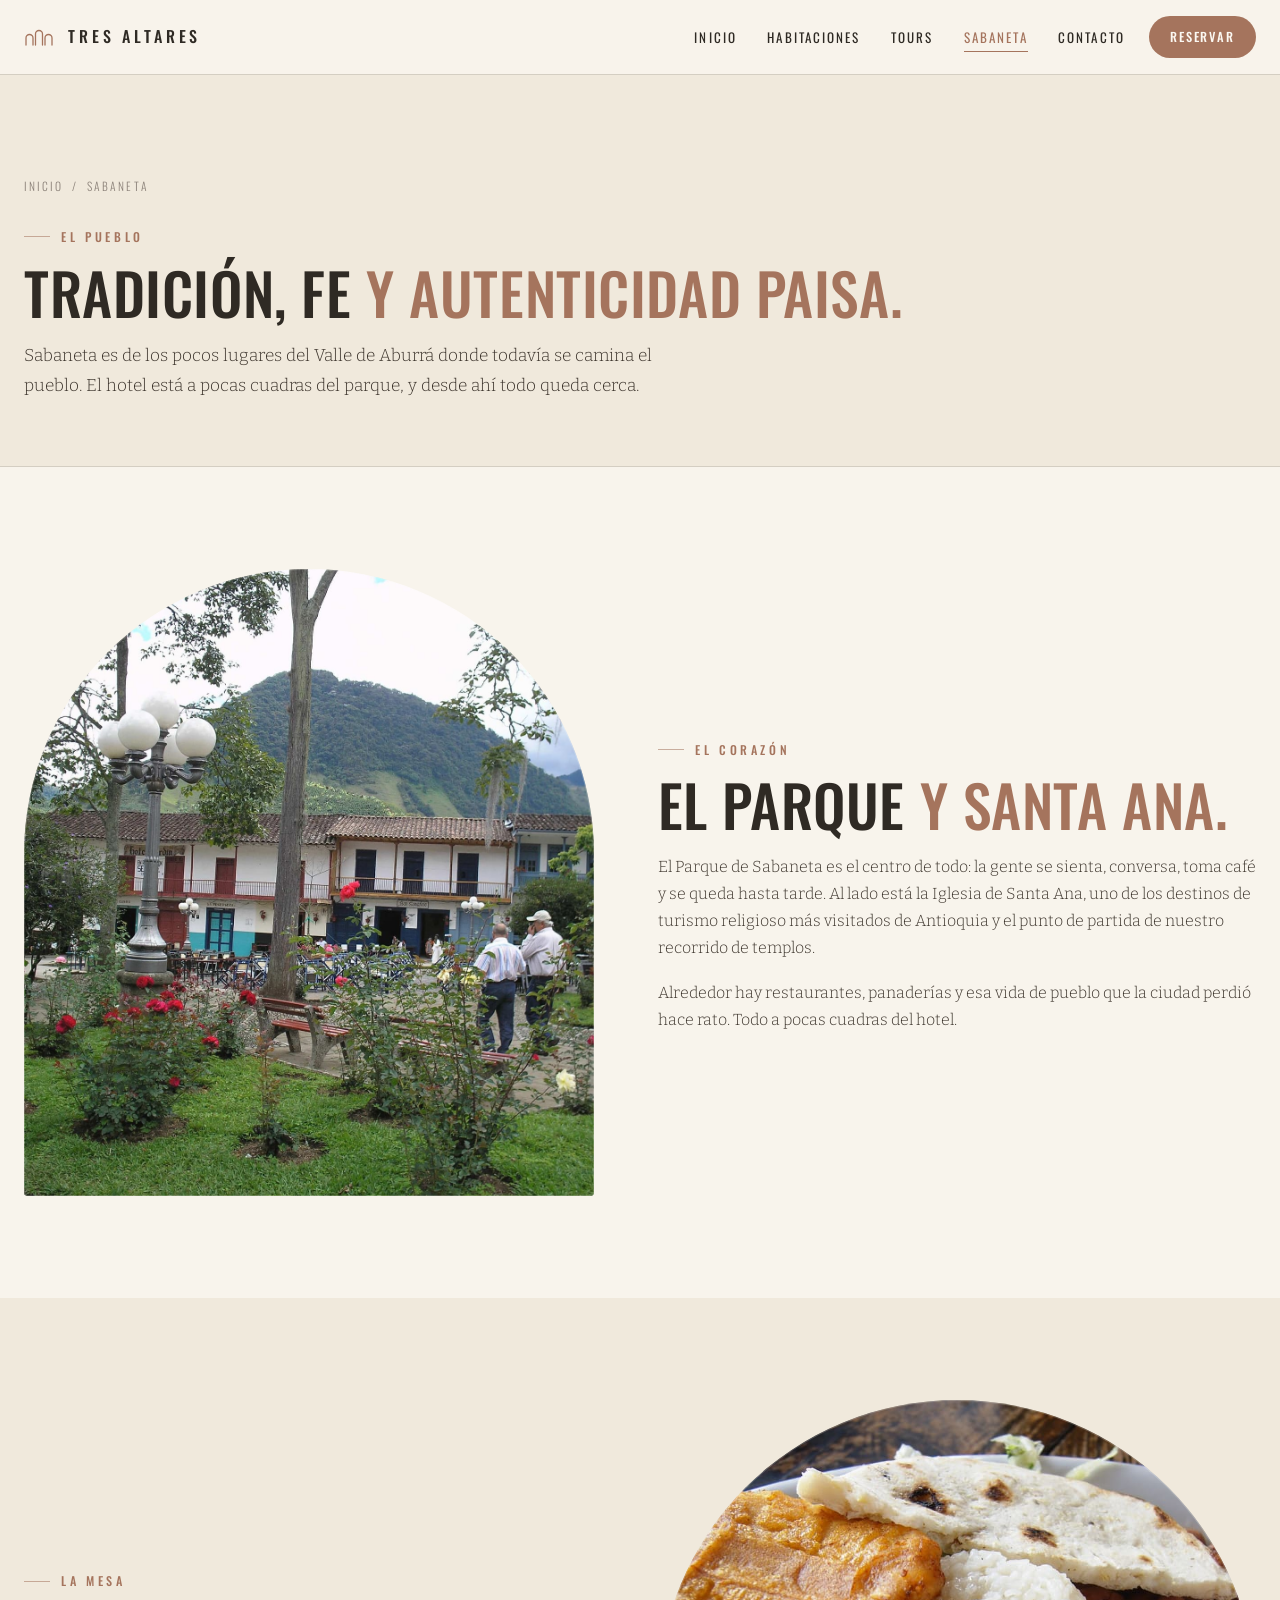
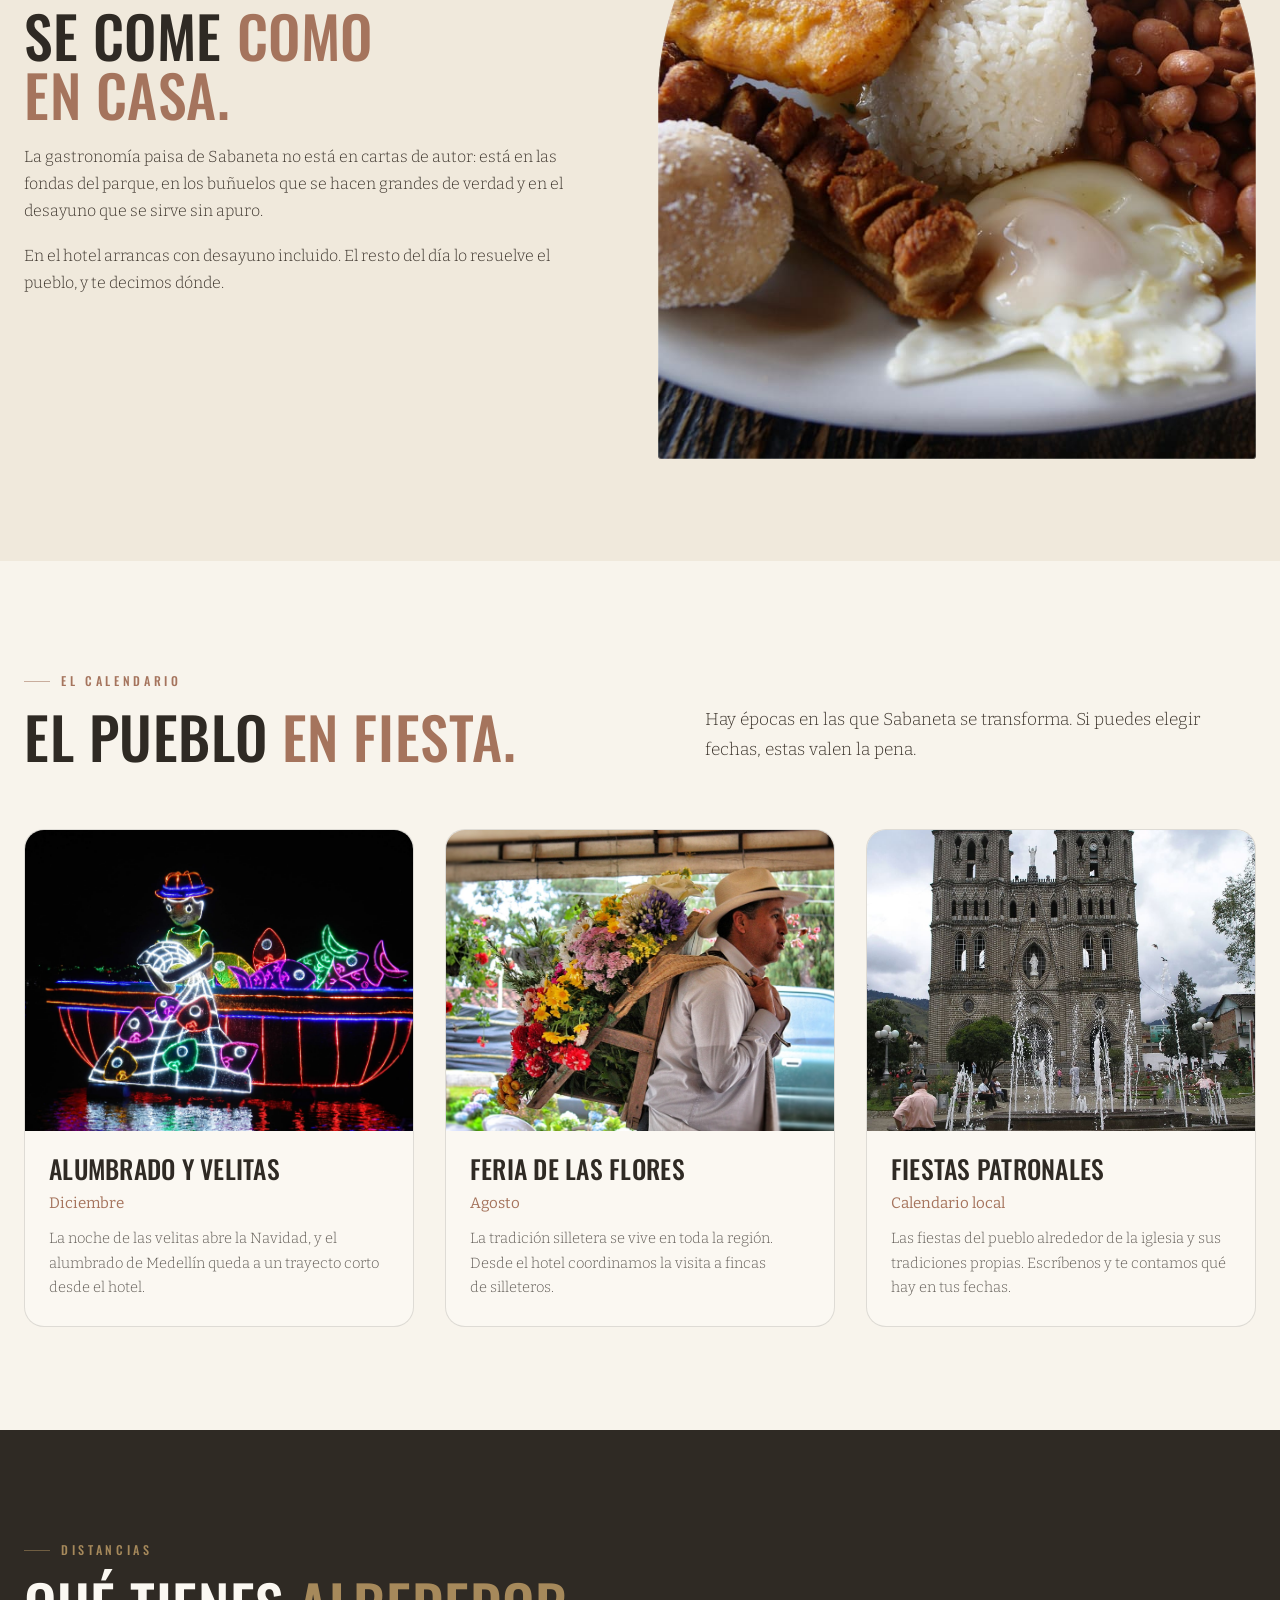
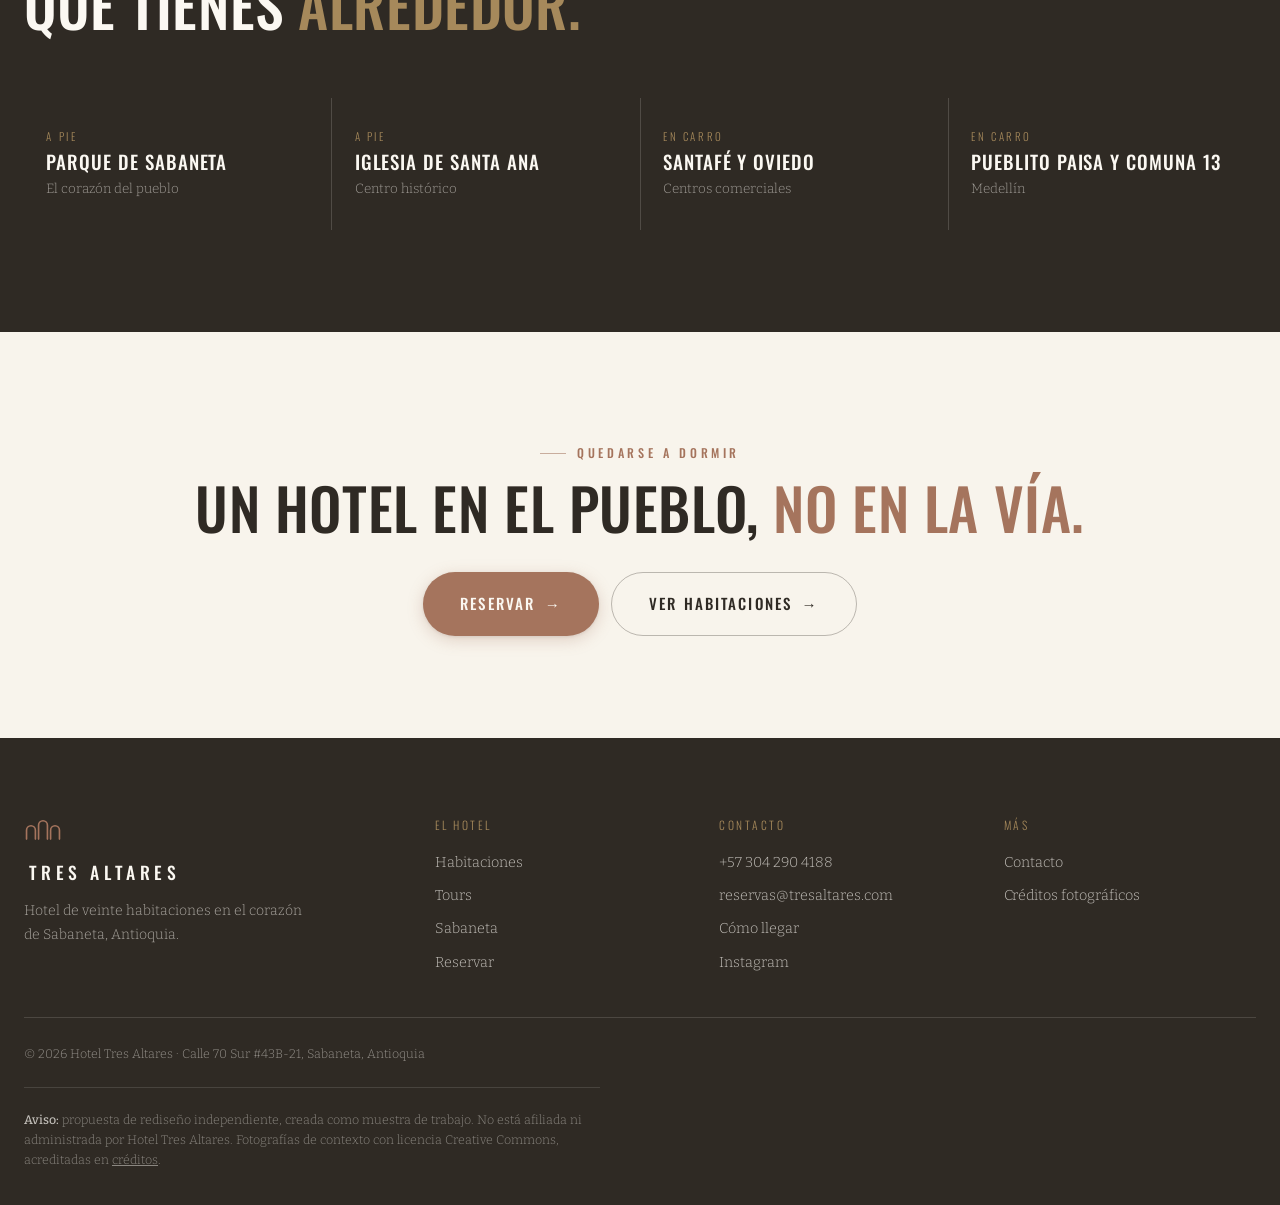
<file: hotel-tres-altares/sabaneta.html>
<!doctype html>
<html lang="es">
<head>
<meta charset="utf-8" />
<meta name="viewport" content="width=device-width, initial-scale=1, viewport-fit=cover" />
<title>Sabaneta — Hotel Tres Altares</title>
<meta name="description" content="El Parque de Sabaneta, la Iglesia de Santa Ana, la gastronomía paisa y las fiestas del pueblo, a pocas cuadras del Hotel Tres Altares." />
<meta name="robots" content="noindex, nofollow" />
<meta name="theme-color" content="#f8f4ec" />
<link rel="icon" href="data:image/svg+xml,%3Csvg xmlns='http://www.w3.org/2000/svg' viewBox='0 0 60 44'%3E%3Crect width='60' height='44' rx='8' fill='%23a5745d'/%3E%3Cg fill='none' stroke='%23fbf8f2' stroke-width='3'%3E%3Cpath d='M6 38V25a6 6 0 0 1 12 0v13'/%3E%3Cpath d='M24 38V18a6 6 0 0 1 12 0v20'/%3E%3Cpath d='M42 38V25a6 6 0 0 1 12 0v13'/%3E%3C/g%3E%3C/svg%3E" />
<link rel="preload" as="font" type="font/woff2" href="assets/fonts/oswald-500-normal-latin.woff2" crossorigin />
<link rel="preload" as="font" type="font/woff2" href="assets/fonts/bitter-300-normal-latin.woff2" crossorigin />
<link rel="stylesheet" href="fonts.css?v=20260815" />
<link rel="stylesheet" href="styles.css?v=20260814b" />
</head>
<body class="page-solid">

<a class="skip-link" href="#main">Saltar al contenido</a>

<svg class="arch-sprite" aria-hidden="true" focusable="false">
  <defs>
    <g id="arch-3" fill="none" stroke="currentColor" stroke-width="2.6" stroke-linecap="round">
      <path d="M4 38V24a7 7 0 0 1 14 0v14" />
      <path d="M23 38V16a7 7 0 0 1 14 0v22" />
      <path d="M42 38V24a7 7 0 0 1 14 0v14" />
    </g>
  </defs>
</svg>

<header class="nav">
  <div class="container nav-inner">
    <a class="nav-brand" href="index.html" aria-label="Hotel Tres Altares — inicio">
      <svg class="nav-brand-mark" viewBox="0 0 60 44" aria-hidden="true"><use href="#arch-3" /></svg>
      <span class="nav-brand-text">Tres Altares</span>
    </a>
    <nav aria-label="Principal">
      <ul class="nav-links">
        <li><a class="nav-link" href="index.html">Inicio</a></li>
        <li><a class="nav-link" href="habitaciones.html">Habitaciones</a></li>
        <li><a class="nav-link" href="experiencias.html">Tours</a></li>
        <li><a class="nav-link" href="sabaneta.html">Sabaneta</a></li>
        <li><a class="nav-link" href="contacto.html">Contacto</a></li>
      </ul>
    </nav>
    <a class="nav-cta" href="reservar.html">Reservar</a>
    <button class="nav-toggle" aria-label="Abrir menú" aria-expanded="false"><span></span><span></span><span></span></button>
  </div>
</header>

<aside class="nav-mobile" aria-hidden="true">
  <ul class="nav-mobile-links">
    <li><a class="nav-mobile-link" href="index.html">Inicio</a></li>
    <li><a class="nav-mobile-link" href="habitaciones.html">Habitaciones</a></li>
    <li><a class="nav-mobile-link" href="experiencias.html">Tours</a></li>
    <li><a class="nav-mobile-link" href="sabaneta.html">Sabaneta</a></li>
    <li><a class="nav-mobile-link" href="contacto.html">Contacto</a></li>
    <li><a class="nav-mobile-link" href="reservar.html">Reservar</a></li>
  </ul>
  <div class="nav-mobile-foot">
    <span data-address-short></span>
    <a data-ig-link href="#">@tresaltareshotel</a>
  </div>
</aside>

<main id="main">

<section class="page-hero">
  <div class="container">
    <p class="breadcrumb"><a href="index.html">Inicio</a> <span>/</span> <span>Sabaneta</span></p>
    <p class="eyebrow">El pueblo</p>
    <h1 class="h-section page-hero-title">Tradición, fe <em>y autenticidad paisa.</em></h1>
    <p class="lede">
      Sabaneta es de los pocos lugares del Valle de Aburrá donde todavía se camina el pueblo. El hotel está a pocas cuadras del parque, y desde ahí todo queda cerca.
    </p>
  </div>
</section>

<!-- PARQUE / SANTA ANA -->
<section class="section">
  <div class="container">
    <div class="split">
      <div class="arch-frame split-figure" data-reveal>
        <img src="assets/img/parque.jpg" alt="Parque de pueblo antioqueño con balcones coloniales, rosas y montaña al fondo" loading="lazy" decoding="async" />
      </div>
      <div class="split-body" data-reveal data-delay="1">
        <p class="eyebrow">El corazón</p>
        <h2 class="h-section">El parque <em>y Santa Ana.</em></h2>
        <div class="prose">
          <p>El Parque de Sabaneta es el centro de todo: la gente se sienta, conversa, toma café y se queda hasta tarde. Al lado está la Iglesia de Santa Ana, uno de los destinos de turismo religioso más visitados de Antioquia y el punto de partida de nuestro recorrido de templos.</p>
          <p>Alrededor hay restaurantes, panaderías y esa vida de pueblo que la ciudad perdió hace rato. Todo a pocas cuadras del hotel.</p>
        </div>
      </div>
    </div>
  </div>
</section>

<!-- GASTRONOMÍA -->
<section class="section section-tonal">
  <div class="container">
    <div class="split split-reverse">
      <div class="arch-frame split-figure" data-reveal>
        <img src="assets/img/bandeja.jpg" alt="Bandeja paisa servida en un restaurante tradicional" loading="lazy" decoding="async" />
      </div>
      <div class="split-body" data-reveal data-delay="1">
        <p class="eyebrow">La mesa</p>
        <h2 class="h-section">Se come <em>como en casa.</em></h2>
        <div class="prose">
          <p>La gastronomía paisa de Sabaneta no está en cartas de autor: está en las fondas del parque, en los buñuelos que se hacen grandes de verdad y en el desayuno que se sirve sin apuro.</p>
          <p>En el hotel arrancas con desayuno incluido. El resto del día lo resuelve el pueblo, y te decimos dónde.</p>
        </div>
      </div>
    </div>
  </div>
</section>

<!-- FIESTAS -->
<section class="section">
  <div class="container">
    <div class="section-head">
      <div data-reveal>
        <p class="eyebrow">El calendario</p>
        <h2 class="h-section">El pueblo <em>en fiesta.</em></h2>
      </div>
      <p class="lede" data-reveal data-delay="1">
        Hay épocas en las que Sabaneta se transforma. Si puedes elegir fechas, estas valen la pena.
      </p>
    </div>

    <div class="grid grid-3">
      <article class="card" data-reveal>
        <div class="card-figure">
          <img src="assets/img/pueblito.jpg" alt="Parque de pueblo iluminado durante el alumbrado navideño" loading="lazy" decoding="async" />
        </div>
        <div class="card-body">
          <h3 class="h-card">Alumbrado y velitas</h3>
          <p class="card-tagline">Diciembre</p>
          <p class="card-text">La noche de las velitas abre la Navidad, y el alumbrado de Medellín queda a un trayecto corto desde el hotel.</p>
        </div>
      </article>

      <article class="card" data-reveal data-delay="1">
        <div class="card-figure">
          <img src="assets/img/flowers.jpg" alt="Silletero cargando una silleta de flores" loading="lazy" decoding="async" />
        </div>
        <div class="card-body">
          <h3 class="h-card">Feria de las Flores</h3>
          <p class="card-tagline">Agosto</p>
          <p class="card-text">La tradición silletera se vive en toda la región. Desde el hotel coordinamos la visita a fincas de silleteros.</p>
        </div>
      </article>

      <article class="card" data-reveal data-delay="2">
        <div class="card-figure">
          <img src="assets/img/iglesia.jpg" alt="Iglesia de pueblo antioqueño con fuente en el atrio" loading="lazy" decoding="async" />
        </div>
        <div class="card-body">
          <h3 class="h-card">Fiestas patronales</h3>
          <p class="card-tagline">Calendario local</p>
          <p class="card-text">Las fiestas del pueblo alrededor de la iglesia y sus tradiciones propias. Escríbenos y te contamos qué hay en tus fechas.</p>
        </div>
      </article>
    </div>
  </div>
</section>

<!-- ENTORNO -->
<section class="section section-dark">
  <div class="container">
    <div class="section-head">
      <div data-reveal>
        <p class="eyebrow">Distancias</p>
        <h2 class="h-section">Qué tienes <em>alrededor.</em></h2>
      </div>
    </div>
    <div class="entorno-grid" data-entorno data-reveal></div>
  </div>
</section>

<!-- CTA -->
<section class="section">
  <div class="container-narrow text-center">
    <p class="eyebrow eyebrow-center" data-reveal>Quedarse a dormir</p>
    <h2 class="h-section mt-3" data-reveal data-delay="1">Un hotel en el pueblo, <em>no en la vía.</em></h2>
    <div class="btn-row btn-row-center mt-6" data-reveal data-delay="2">
      <a class="btn btn-primary btn-lg" href="reservar.html">Reservar</a>
      <a class="btn btn-ghost btn-lg" href="habitaciones.html">Ver habitaciones</a>
    </div>
  </div>
</section>

</main>

<footer class="footer">
  <div class="container">
    <div class="footer-grid">
      <div>
        <svg class="footer-mark" viewBox="0 0 60 44" aria-hidden="true"><use href="#arch-3" /></svg>
        <p class="footer-brand">Tres Altares</p>
        <p class="footer-tagline">Hotel de veinte habitaciones en el corazón de Sabaneta, Antioquia.</p>
      </div>
      <div>
        <p class="footer-title">El hotel</p>
        <ul class="footer-list">
          <li><a href="habitaciones.html">Habitaciones</a></li>
          <li><a href="experiencias.html">Tours</a></li>
          <li><a href="sabaneta.html">Sabaneta</a></li>
          <li><a href="reservar.html">Reservar</a></li>
        </ul>
      </div>
      <div>
        <p class="footer-title">Contacto</p>
        <ul class="footer-list">
          <li><a data-phone href="#"></a></li>
          <li><a data-email href="#"></a></li>
          <li><a data-map-link href="#">Cómo llegar</a></li>
          <li><a data-ig-link href="#">Instagram</a></li>
        </ul>
      </div>
      <div>
        <p class="footer-title">Más</p>
        <ul class="footer-list">
          <li><a href="contacto.html">Contacto</a></li>
          <li><a href="creditos.html">Créditos fotográficos</a></li>
        </ul>
      </div>
    </div>
    <div class="footer-bottom">
      <span>© <span data-year>2026</span> Hotel Tres Altares · <span data-address></span></span>
    </div>
    <p class="footer-disclaimer">
      <strong>Aviso:</strong> propuesta de rediseño independiente, creada como muestra de trabajo.
      No está afiliada ni administrada por Hotel Tres Altares. Fotografías de contexto con licencia
      Creative Commons, acreditadas en <a href="creditos.html" style="text-decoration:underline;">créditos</a>.
    </p>
  </div>
</footer>

<script defer src="lib/gsap.min.js"></script>
<script defer src="lib/ScrollTrigger.min.js"></script>
<script defer src="lib/manifest.js?v=20260814b"></script>
<script defer src="main.js?v=20260814b"></script>
</body>
</html>
</file>
<file: hotel-tres-altares/fonts.css>
/* Fuentes auto-hospedadas — sin dependencia del CDN de Google.
   Oswald (display, condensada) y Bitter (cuerpo, slab) son los equivalentes
   libres de Steelfish y Americane, las tipografías reales de la marca. */

@font-face {
  font-family: 'Oswald';
  font-style: normal;
  font-weight: 300;
  font-display: swap;
  src: url('assets/fonts/oswald-300-normal-ext.woff2') format('woff2');
  unicode-range: U+0100-02BA, U+02BD-02C5, U+02C7-02CC, U+02CE-02D7, U+02DD-02FF, U+0304, U+0308, U+0329, U+1D00-1DBF, U+1E00-1E9F, U+1EF2-1EFF, U+2020, U+20A0-20AB, U+20AD-20C0, U+2113, U+2C60-2C7F, U+A720-A7FF;
}
@font-face {
  font-family: 'Oswald';
  font-style: normal;
  font-weight: 300;
  font-display: swap;
  src: url('assets/fonts/oswald-300-normal-latin.woff2') format('woff2');
  unicode-range: U+0000-00FF, U+0131, U+0152-0153, U+02BB-02BC, U+02C6, U+02DA, U+02DC, U+0304, U+0308, U+0329, U+2000-206F, U+20AC, U+2122, U+2191, U+2193, U+2212, U+2215, U+FEFF, U+FFFD;
}
@font-face {
  font-family: 'Oswald';
  font-style: normal;
  font-weight: 400;
  font-display: swap;
  src: url('assets/fonts/oswald-400-normal-ext.woff2') format('woff2');
  unicode-range: U+0100-02BA, U+02BD-02C5, U+02C7-02CC, U+02CE-02D7, U+02DD-02FF, U+0304, U+0308, U+0329, U+1D00-1DBF, U+1E00-1E9F, U+1EF2-1EFF, U+2020, U+20A0-20AB, U+20AD-20C0, U+2113, U+2C60-2C7F, U+A720-A7FF;
}
@font-face {
  font-family: 'Oswald';
  font-style: normal;
  font-weight: 400;
  font-display: swap;
  src: url('assets/fonts/oswald-400-normal-latin.woff2') format('woff2');
  unicode-range: U+0000-00FF, U+0131, U+0152-0153, U+02BB-02BC, U+02C6, U+02DA, U+02DC, U+0304, U+0308, U+0329, U+2000-206F, U+20AC, U+2122, U+2191, U+2193, U+2212, U+2215, U+FEFF, U+FFFD;
}
@font-face {
  font-family: 'Oswald';
  font-style: normal;
  font-weight: 500;
  font-display: swap;
  src: url('assets/fonts/oswald-500-normal-ext.woff2') format('woff2');
  unicode-range: U+0100-02BA, U+02BD-02C5, U+02C7-02CC, U+02CE-02D7, U+02DD-02FF, U+0304, U+0308, U+0329, U+1D00-1DBF, U+1E00-1E9F, U+1EF2-1EFF, U+2020, U+20A0-20AB, U+20AD-20C0, U+2113, U+2C60-2C7F, U+A720-A7FF;
}
@font-face {
  font-family: 'Oswald';
  font-style: normal;
  font-weight: 500;
  font-display: swap;
  src: url('assets/fonts/oswald-500-normal-latin.woff2') format('woff2');
  unicode-range: U+0000-00FF, U+0131, U+0152-0153, U+02BB-02BC, U+02C6, U+02DA, U+02DC, U+0304, U+0308, U+0329, U+2000-206F, U+20AC, U+2122, U+2191, U+2193, U+2212, U+2215, U+FEFF, U+FFFD;
}
@font-face {
  font-family: 'Oswald';
  font-style: normal;
  font-weight: 600;
  font-display: swap;
  src: url('assets/fonts/oswald-600-normal-ext.woff2') format('woff2');
  unicode-range: U+0100-02BA, U+02BD-02C5, U+02C7-02CC, U+02CE-02D7, U+02DD-02FF, U+0304, U+0308, U+0329, U+1D00-1DBF, U+1E00-1E9F, U+1EF2-1EFF, U+2020, U+20A0-20AB, U+20AD-20C0, U+2113, U+2C60-2C7F, U+A720-A7FF;
}
@font-face {
  font-family: 'Oswald';
  font-style: normal;
  font-weight: 600;
  font-display: swap;
  src: url('assets/fonts/oswald-600-normal-latin.woff2') format('woff2');
  unicode-range: U+0000-00FF, U+0131, U+0152-0153, U+02BB-02BC, U+02C6, U+02DA, U+02DC, U+0304, U+0308, U+0329, U+2000-206F, U+20AC, U+2122, U+2191, U+2193, U+2212, U+2215, U+FEFF, U+FFFD;
}
@font-face {
  font-family: 'Bitter';
  font-style: italic;
  font-weight: 300;
  font-display: swap;
  src: url('assets/fonts/bitter-300-italic-ext.woff2') format('woff2');
  unicode-range: U+0100-02BA, U+02BD-02C5, U+02C7-02CC, U+02CE-02D7, U+02DD-02FF, U+0304, U+0308, U+0329, U+1D00-1DBF, U+1E00-1E9F, U+1EF2-1EFF, U+2020, U+20A0-20AB, U+20AD-20C0, U+2113, U+2C60-2C7F, U+A720-A7FF;
}
@font-face {
  font-family: 'Bitter';
  font-style: italic;
  font-weight: 300;
  font-display: swap;
  src: url('assets/fonts/bitter-300-italic-latin.woff2') format('woff2');
  unicode-range: U+0000-00FF, U+0131, U+0152-0153, U+02BB-02BC, U+02C6, U+02DA, U+02DC, U+0304, U+0308, U+0329, U+2000-206F, U+20AC, U+2122, U+2191, U+2193, U+2212, U+2215, U+FEFF, U+FFFD;
}
@font-face {
  font-family: 'Bitter';
  font-style: normal;
  font-weight: 300;
  font-display: swap;
  src: url('assets/fonts/bitter-300-normal-ext.woff2') format('woff2');
  unicode-range: U+0100-02BA, U+02BD-02C5, U+02C7-02CC, U+02CE-02D7, U+02DD-02FF, U+0304, U+0308, U+0329, U+1D00-1DBF, U+1E00-1E9F, U+1EF2-1EFF, U+2020, U+20A0-20AB, U+20AD-20C0, U+2113, U+2C60-2C7F, U+A720-A7FF;
}
@font-face {
  font-family: 'Bitter';
  font-style: normal;
  font-weight: 300;
  font-display: swap;
  src: url('assets/fonts/bitter-300-normal-latin.woff2') format('woff2');
  unicode-range: U+0000-00FF, U+0131, U+0152-0153, U+02BB-02BC, U+02C6, U+02DA, U+02DC, U+0304, U+0308, U+0329, U+2000-206F, U+20AC, U+2122, U+2191, U+2193, U+2212, U+2215, U+FEFF, U+FFFD;
}
@font-face {
  font-family: 'Bitter';
  font-style: normal;
  font-weight: 400;
  font-display: swap;
  src: url('assets/fonts/bitter-400-normal-ext.woff2') format('woff2');
  unicode-range: U+0100-02BA, U+02BD-02C5, U+02C7-02CC, U+02CE-02D7, U+02DD-02FF, U+0304, U+0308, U+0329, U+1D00-1DBF, U+1E00-1E9F, U+1EF2-1EFF, U+2020, U+20A0-20AB, U+20AD-20C0, U+2113, U+2C60-2C7F, U+A720-A7FF;
}
@font-face {
  font-family: 'Bitter';
  font-style: normal;
  font-weight: 400;
  font-display: swap;
  src: url('assets/fonts/bitter-400-normal-latin.woff2') format('woff2');
  unicode-range: U+0000-00FF, U+0131, U+0152-0153, U+02BB-02BC, U+02C6, U+02DA, U+02DC, U+0304, U+0308, U+0329, U+2000-206F, U+20AC, U+2122, U+2191, U+2193, U+2212, U+2215, U+FEFF, U+FFFD;
}
@font-face {
  font-family: 'Bitter';
  font-style: normal;
  font-weight: 500;
  font-display: swap;
  src: url('assets/fonts/bitter-500-normal-ext.woff2') format('woff2');
  unicode-range: U+0100-02BA, U+02BD-02C5, U+02C7-02CC, U+02CE-02D7, U+02DD-02FF, U+0304, U+0308, U+0329, U+1D00-1DBF, U+1E00-1E9F, U+1EF2-1EFF, U+2020, U+20A0-20AB, U+20AD-20C0, U+2113, U+2C60-2C7F, U+A720-A7FF;
}
@font-face {
  font-family: 'Bitter';
  font-style: normal;
  font-weight: 500;
  font-display: swap;
  src: url('assets/fonts/bitter-500-normal-latin.woff2') format('woff2');
  unicode-range: U+0000-00FF, U+0131, U+0152-0153, U+02BB-02BC, U+02C6, U+02DA, U+02DC, U+0304, U+0308, U+0329, U+2000-206F, U+20AC, U+2122, U+2191, U+2193, U+2212, U+2215, U+FEFF, U+FFFD;
}
</file>
<file: hotel-tres-altares/styles.css>
/* ============================================================
   Hotel Tres Altares — propuesta de rediseño
   Paleta y tipografía derivadas de la marca real del hotel:
   arcilla #a5745d, oro #a6895b, cremas #f8f4ec/#fbf8f2, tinta #2f2a24.
   Motivo gráfico: los tres arcos del logo.
   ============================================================ */

/* -- 1. Tokens ------------------------------------------------ */
:root {
  --bg:          #f8f4ec;   /* crema base */
  --bg-2:        #f0e9dc;   /* crema tostada */
  --bg-3:        #e7ddd0;   /* arena */
  --paper:       #fbf8f2;   /* papel de tarjetas */
  --sand:        #cdbb9f;
  --ink:         #2f2a24;   /* tinta cálida */
  --ink-soft:    #3c342c;
  --ink-mute:    #605b55;
  --ink-faint:   #8a8078;
  --line:        rgba(47, 42, 36, 0.14);
  --line-strong: rgba(47, 42, 36, 0.3);

  --clay:        #a5745d;   /* color primario de la marca */
  --clay-deep:   #8a5c47;
  --gold:        #a6895b;   /* secundario */
  --gold-deep:   #7f6947;
  --clay-soft:   rgba(165, 116, 93, 0.12);

  --accent:      var(--clay);
  --accent-2:    var(--gold);

  --display: "Oswald", "Arial Narrow", Impact, sans-serif;
  --body:    "Bitter", Georgia, "Times New Roman", serif;

  --ease-out:    cubic-bezier(0.16, 1, 0.3, 1);
  --ease-soft:   cubic-bezier(0.25, 0.46, 0.45, 0.94);

  --container:        min(1320px, 100% - 3rem);
  --container-narrow: min(940px, 100% - 3rem);
  --nav-h:       74px;
  --section-pad: clamp(4rem, 8vw, 8rem);
  --radius:      12px;
  --radius-lg:   20px;
  --arch:        999px 999px 12px 12px;   /* el arco de la marca */
}

/* -- 2. Reset & base ----------------------------------------- */
*, *::before, *::after { box-sizing: border-box; margin: 0; padding: 0; }
html {
  -webkit-text-size-adjust: 100%;
  scroll-behavior: smooth;
  overflow-x: clip;
  background: var(--bg);
}
@media (prefers-reduced-motion: reduce) { html { scroll-behavior: auto; } }
body {
  font-family: var(--body);
  font-weight: 300;
  font-size: 16px;
  line-height: 1.7;
  color: var(--ink);
  background: var(--bg);
  -webkit-font-smoothing: antialiased;
  -moz-osx-font-smoothing: grayscale;
  text-rendering: optimizeLegibility;
  overflow-x: clip;
  overscroll-behavior-y: none;
}
img, svg, video { display: block; max-width: 100%; }
img { height: auto; }
button { font: inherit; color: inherit; cursor: pointer; border: 0; background: none; }
input, textarea, select { font: inherit; color: inherit; }
a { color: inherit; text-decoration: none; }
ul { list-style: none; }
p { text-wrap: pretty; }
::selection { background: var(--clay); color: var(--paper); }
:focus-visible { outline: 2px solid var(--clay); outline-offset: 3px; border-radius: 3px; }

/* -- 3. Utilities --------------------------------------------- */
.container { width: var(--container); margin-inline: auto; }
.container-narrow { width: var(--container-narrow); margin-inline: auto; }
.text-center { text-align: center; }
.mt-3 { margin-top: 0.9rem; } .mt-4 { margin-top: 1.4rem; }
.mt-6 { margin-top: 2.2rem; } .mt-8 { margin-top: 3.2rem; }

.skip-link {
  position: fixed; top: -100px; left: 1rem; z-index: 9999;
  padding: 0.7rem 1.2rem; background: var(--ink); color: var(--paper);
  border-radius: 8px; font-weight: 500; font-family: var(--display);
  letter-spacing: 0.06em; text-transform: uppercase;
}
.skip-link:focus { top: 1rem; }
.sr-only {
  position: absolute; width: 1px; height: 1px; padding: 0; margin: -1px;
  overflow: hidden; clip: rect(0,0,0,0); white-space: nowrap; border: 0;
}

.eyebrow {
  font-family: var(--display);
  font-size: 0.76rem;
  font-weight: 500;
  letter-spacing: 0.3em;
  text-transform: uppercase;
  color: var(--clay);
  display: inline-flex; align-items: center; gap: 0.7rem;
}
.eyebrow::before {
  content: ""; width: 26px; height: 1px; background: currentColor; opacity: 0.55;
}
.eyebrow-center { justify-content: center; }

/* -- 4. Typography -------------------------------------------- */
.h-display, .h-section, .h-sub, h1, h2, h3, h4 {
  font-family: var(--display);
  font-weight: 400;
  text-transform: uppercase;
  letter-spacing: 0.01em;
  line-height: 1.02;
  text-wrap: balance;
  color: var(--ink);
}
.h-display {
  font-size: clamp(2.9rem, 8vw, 6.4rem);
  font-weight: 500;
  letter-spacing: 0.005em;
}
.h-section { font-size: clamp(2rem, 4.6vw, 3.6rem); font-weight: 500; }
.h-card    { font-size: clamp(1.25rem, 2vw, 1.6rem); font-weight: 500; }
.h-display em, .h-section em, .h-card em {
  font-style: normal;
  color: var(--clay);
}
.lede {
  font-size: clamp(1.02rem, 1.35vw, 1.16rem);
  line-height: 1.75;
  color: var(--ink-soft);
  max-width: 58ch;
  font-weight: 300;
}
.prose p { color: var(--ink-soft); margin-bottom: 1.1rem; max-width: 62ch; }
.prose p:last-child { margin-bottom: 0; }
.prose strong { font-weight: 500; color: var(--ink); }

/* -- 5. Arch motif (marca) ------------------------------------ */
.arch-mark { display: block; }
.arch-sprite { position: absolute; width: 0; height: 0; overflow: hidden; }

/* Marco en arco para imágenes — la firma visual del sitio */
.arch-frame {
  position: relative;
  border-radius: var(--arch);
  overflow: hidden;
  background: var(--bg-3);
  isolation: isolate;
}
.arch-frame img {
  width: 100%; height: 100%; object-fit: cover;
  transition: transform 1s var(--ease-soft), filter .6s var(--ease-out);
}
.arch-frame:hover img { transform: scale(1.055); }
.arch-frame::after {
  content: ""; position: absolute; inset: 0; pointer-events: none;
  border-radius: inherit;
  box-shadow: inset 0 0 0 1px rgba(251, 248, 242, 0.22);
}

/* Placeholder honesto: cuando aún no hay foto real del hotel */
.arch-ph {
  position: relative;
  border-radius: var(--arch);
  background:
    radial-gradient(120% 80% at 50% 0%, rgba(165,116,93,.16), transparent 62%),
    linear-gradient(168deg, var(--bg-2) 0%, var(--bg-3) 100%);
  border: 1px dashed rgba(165, 116, 93, 0.4);
  display: grid; place-items: center; text-align: center;
  padding: 2rem 1.5rem;
  overflow: hidden;
}
.arch-ph-mark { color: var(--clay); opacity: 0.5; width: 54px; }
.arch-ph-label {
  font-family: var(--display);
  font-size: 0.7rem; letter-spacing: 0.24em; text-transform: uppercase;
  color: var(--clay); opacity: 0.85; margin-top: 0.9rem;
}
.arch-ph-hint {
  font-size: 0.82rem; color: var(--ink-faint); margin-top: 0.3rem;
  max-width: 24ch; line-height: 1.5;
}

/* -- 6. Buttons ----------------------------------------------- */
.btn {
  display: inline-flex; align-items: center; gap: 0.6rem;
  padding: 0.95rem 1.75rem;
  font-family: var(--display);
  font-size: 0.86rem; font-weight: 500;
  letter-spacing: 0.14em; text-transform: uppercase;
  border-radius: 999px;
  white-space: nowrap;
  transition: transform .45s var(--ease-soft), box-shadow .45s var(--ease-soft),
              background .35s var(--ease-out), color .35s var(--ease-out),
              border-color .35s var(--ease-out);
}
.btn::after { content: "→"; transition: transform .4s var(--ease-out); }
.btn:hover::after { transform: translateX(4px); }
.btn-primary {
  background: var(--clay); color: var(--paper);
  box-shadow: 0 4px 16px rgba(165,116,93,.28), 0 1px 3px rgba(47,42,36,.1);
}
.btn-primary:hover {
  background: var(--clay-deep); transform: translateY(-3px);
  box-shadow: 0 22px 44px rgba(165,116,93,.32), 0 8px 18px rgba(47,42,36,.14);
}
.btn-ink { background: var(--ink); color: var(--paper); }
.btn-ink:hover { background: var(--clay); transform: translateY(-3px); }
.btn-ghost { border: 1px solid var(--line-strong); color: var(--ink); }
.btn-ghost:hover { background: var(--ink); color: var(--paper); border-color: var(--ink); transform: translateY(-3px); }
.btn-light { border: 1px solid rgba(251,248,242,.45); color: var(--paper); }
.btn-light:hover { background: var(--paper); color: var(--ink); transform: translateY(-3px); }
.btn-lg { padding: 1.15rem 2.3rem; font-size: 0.94rem; }
.btn-row { display: flex; flex-wrap: wrap; gap: 0.8rem; }
.btn-row-center { justify-content: center; }

.link-arrow {
  font-family: var(--display); font-size: 0.82rem;
  letter-spacing: 0.16em; text-transform: uppercase; color: var(--clay);
  display: inline-flex; align-items: center; gap: 0.45rem;
  border-bottom: 1px solid transparent; padding-bottom: 2px;
  transition: border-color .35s var(--ease-out), gap .35s var(--ease-out);
}
.link-arrow::after { content: "→"; }
.link-arrow:hover { border-color: var(--clay); gap: 0.75rem; }

/* -- 7. Splash ------------------------------------------------ */
.splash {
  position: fixed; inset: 0; z-index: 10000;
  background: var(--bg);
  display: grid; place-items: center;
  transition: opacity .9s var(--ease-out), clip-path 1.1s var(--ease-out);
  animation: splashSafety .01s 4.5s forwards;
}
.splash.is-out { opacity: 0; pointer-events: none; clip-path: inset(0 0 100% 0); }
@keyframes splashSafety { to { opacity: 0; pointer-events: none; clip-path: inset(0 0 100% 0); } }
.splash-inner { text-align: center; display: grid; gap: 1rem; justify-items: center; }
.splash-mark { color: var(--clay); width: 74px; animation: splashRise 1.1s var(--ease-out) both; }
.splash-name {
  font-family: var(--display); font-size: 1.15rem; font-weight: 500;
  letter-spacing: 0.42em; text-transform: uppercase; color: var(--ink);
  padding-left: 0.42em;
  animation: splashRise 1.1s .15s var(--ease-out) both;
}
.splash-line {
  font-size: 0.78rem; letter-spacing: 0.16em; text-transform: uppercase;
  color: var(--ink-faint); font-family: var(--display);
  animation: splashRise 1.1s .28s var(--ease-out) both;
}
@keyframes splashRise { from { opacity: 0; transform: translateY(14px); } to { opacity: 1; transform: none; } }

/* -- 8. Nav --------------------------------------------------- */
.nav {
  position: fixed; top: 0; inset-inline: 0; z-index: 500;
  height: var(--nav-h);
  transition: background-color .45s var(--ease-out), box-shadow .45s var(--ease-out);
}
.nav-inner { height: 100%; display: flex; align-items: center; gap: 1.5rem; }
.nav-brand { display: flex; align-items: center; gap: 0.65rem; margin-right: auto; }
.nav-brand-mark { color: var(--clay); width: 30px; flex: none; transition: color .4s; }
.nav-brand-text {
  font-family: var(--display); font-size: 1rem; font-weight: 500;
  letter-spacing: 0.24em; text-transform: uppercase; color: var(--paper);
  padding-left: 0.24em; transition: color .4s var(--ease-out);
  text-shadow: 0 1px 12px rgba(0,0,0,.3);
}
.nav-links { display: none; align-items: center; gap: 1.9rem; }
.nav-link {
  position: relative; font-family: var(--display); font-size: 0.82rem;
  font-weight: 400; letter-spacing: 0.16em; text-transform: uppercase;
  color: var(--paper); padding: 0.3rem 0;
  transition: color .4s var(--ease-out);
  text-shadow: 0 1px 12px rgba(0,0,0,.3);
}
.nav-link::after {
  content: ""; position: absolute; left: 0; right: 0; bottom: -1px; height: 1px;
  background: currentColor; transform: scaleX(0); transform-origin: right;
  transition: transform .45s var(--ease-soft);
}
.nav-link:hover::after, .nav-link.is-active::after { transform: scaleX(1); transform-origin: left; }
.nav-link.is-active { color: var(--clay); }

.nav.is-scrolled {
  background: rgba(248, 244, 236, 0.94);
  backdrop-filter: blur(14px); -webkit-backdrop-filter: blur(14px);
  box-shadow: 0 1px 0 var(--line);
}
.nav.is-scrolled .nav-brand-text,
.nav.is-scrolled .nav-link { color: var(--ink); text-shadow: none; }
.nav.is-scrolled .nav-link.is-active { color: var(--clay); }
.nav.is-scrolled .nav-toggle span { background: var(--ink); }

/* Páginas interiores: nav siempre sólida */
.page-solid .nav { background: rgba(248,244,236,.94); box-shadow: 0 1px 0 var(--line); }
.page-solid .nav .nav-brand-text, .page-solid .nav .nav-link { color: var(--ink); text-shadow: none; }
.page-solid .nav .nav-link.is-active { color: var(--clay); }
.page-solid .nav-toggle span { background: var(--ink); }

.nav-cta {
  display: none;
  font-family: var(--display); font-size: 0.78rem; font-weight: 500;
  letter-spacing: 0.14em; text-transform: uppercase;
  padding: 0.65rem 1.35rem; border-radius: 999px;
  background: var(--clay); color: var(--paper);
  transition: background .35s var(--ease-out), transform .35s var(--ease-soft);
}
.nav-cta:hover { background: var(--clay-deep); transform: translateY(-2px); }

.nav-toggle {
  display: flex; flex-direction: column; justify-content: center; gap: 5px;
  width: 42px; height: 42px; padding: 9px; flex: none;
}
.nav-toggle span {
  display: block; height: 2px; background: var(--paper);
  transition: background .35s, transform .4s var(--ease-soft), opacity .3s;
}
body.is-menu-open .nav-toggle span:nth-child(1) { transform: translateY(7px) rotate(45deg); }
body.is-menu-open .nav-toggle span:nth-child(2) { opacity: 0; }
body.is-menu-open .nav-toggle span:nth-child(3) { transform: translateY(-7px) rotate(-45deg); }
body.is-menu-open .nav-toggle span { background: var(--ink); }

.nav-mobile {
  position: fixed; inset: 0; z-index: 400;
  background: var(--bg);
  padding: calc(var(--nav-h) + 2.5rem) 1.6rem 2.5rem;
  display: flex; flex-direction: column; justify-content: space-between;
  opacity: 0; pointer-events: none; transform: translateY(-8px);
  transition: opacity .4s var(--ease-out), transform .5s var(--ease-soft);
}
body.is-menu-open { overflow: hidden; }
body.is-menu-open .nav-mobile { opacity: 1; pointer-events: auto; transform: none; }
.nav-mobile-links { display: flex; flex-direction: column; gap: 0.2rem; }
.nav-mobile-link {
  font-family: var(--display); font-size: 1.9rem; font-weight: 400;
  letter-spacing: 0.06em; text-transform: uppercase; color: var(--ink);
  padding: 0.55rem 0; border-bottom: 1px solid var(--line);
  transition: color .3s, padding-left .35s var(--ease-out);
}
.nav-mobile-link:hover, .nav-mobile-link.is-active { color: var(--clay); padding-left: 0.5rem; }
.nav-mobile-foot {
  font-size: 0.82rem; color: var(--ink-faint);
  display: grid; gap: 0.9rem;
}
@media (min-width: 1024px) {
  .nav-links, .nav-cta { display: flex; }
  .nav-toggle, .nav-mobile { display: none; }
}

/* -- 9. Sections ---------------------------------------------- */
.section { padding-block: var(--section-pad); }
.section-tonal { background: var(--bg-2); }
.section-sand  { background: var(--bg-3); }
.section-dark  { background: var(--ink); color: var(--bg); }
.section-dark .h-section, .section-dark h2, .section-dark h3 { color: var(--paper); }
.section-dark .h-section em { color: var(--gold); }
.section-dark .lede, .section-dark .prose p { color: rgba(251,248,242,.74); }
.section-dark .eyebrow { color: var(--gold); }

.section-head {
  display: grid; gap: 1.4rem;
  margin-bottom: clamp(2.4rem, 5vw, 4rem);
}
.section-head .h-section { margin-top: 0.9rem; }
@media (min-width: 900px) {
  .section-head { grid-template-columns: 1.15fr 1fr; align-items: end; gap: 3rem; }
}

/* -- 10. Reveal ----------------------------------------------- */
[data-reveal] {
  opacity: 0; transform: translateY(34px);
  transition: opacity .95s var(--ease-soft), transform .95s var(--ease-soft);
}
[data-reveal].is-revealed { opacity: 1; transform: none; }
[data-delay="1"] { transition-delay: .1s; }
[data-delay="2"] { transition-delay: .2s; }
[data-delay="3"] { transition-delay: .3s; }
[data-delay="4"] { transition-delay: .4s; }

/* -- 11. Hero ------------------------------------------------- */
.hero {
  position: relative; isolation: isolate;
  min-height: 100vh; min-height: 100svh;
  display: flex; align-items: flex-end;
  overflow: hidden;
}
.hero-bg { position: absolute; inset: -6% 0 0; z-index: -2; }
.hero-bg img { width: 100%; height: 100%; object-fit: cover; }
.hero-overlay {
  position: absolute; inset: 0; z-index: -1;
  background:
    linear-gradient(180deg, rgba(31,26,20,.58) 0%, rgba(31,26,20,.22) 34%, rgba(31,26,20,.55) 72%, rgba(31,26,20,.88) 100%);
}
.hero-grain {
  position: absolute; inset: 0; z-index: -1; pointer-events: none;
  opacity: .16; mix-blend-mode: overlay;
  background-image: url("data:image/svg+xml;utf8,<svg xmlns='http://www.w3.org/2000/svg' viewBox='0 0 200 200'><filter id='n'><feTurbulence type='fractalNoise' baseFrequency='0.9' numOctaves='3' stitchTiles='stitch'/><feColorMatrix values='0 0 0 0 0 0 0 0 0 0 0 0 0 0 0 0 0 0 0.5 0'/></filter><rect width='100%25' height='100%25' filter='url(%23n)'/></svg>");
  background-size: 220px 220px;
}
.hero-content { padding-bottom: clamp(4.5rem, 11vh, 8rem); position: relative; }
.hero .eyebrow { color: var(--paper); opacity: .9; }
.hero-title { color: var(--paper); max-width: 15ch; margin-top: 1.1rem; }
.hero-title em { color: var(--gold); }
.hero-sub {
  color: rgba(251,248,242,.82); max-width: 46ch; margin-top: 1.5rem;
  font-size: clamp(1.02rem, 1.4vw, 1.18rem); font-weight: 300;
}
.hero-actions { margin-top: 2.2rem; }
.hero-scroll {
  position: absolute; right: clamp(1.5rem, 4vw, 3rem); bottom: clamp(2rem, 6vh, 3.5rem);
  display: none; align-items: center; gap: .8rem;
  font-family: var(--display); font-size: .7rem; letter-spacing: .3em;
  text-transform: uppercase; color: rgba(251,248,242,.7);
  writing-mode: vertical-rl;
}
.hero-scroll-line {
  width: 1px; height: 62px; background: linear-gradient(180deg, rgba(251,248,242,.7), transparent);
}
@media (min-width: 900px) { .hero-scroll { display: flex; } }

/* Hero interior (páginas secundarias) */
.page-hero {
  position: relative; isolation: isolate;
  padding-top: calc(var(--nav-h) + clamp(3.5rem, 8vw, 6.5rem));
  padding-bottom: clamp(2.5rem, 5vw, 4rem);
  background: var(--bg-2);
  border-bottom: 1px solid var(--line);
}
.page-hero-title { margin-top: 1rem; }
.page-hero .lede { margin-top: 1.2rem; }
.breadcrumb {
  font-family: var(--display); font-size: .72rem; letter-spacing: .18em;
  text-transform: uppercase; color: var(--ink-faint);
  display: flex; gap: .55rem; align-items: center; margin-bottom: 1.4rem;
}
.breadcrumb a:hover { color: var(--clay); }

/* -- 12. Cards ------------------------------------------------ */
.grid { display: grid; gap: clamp(1.2rem, 2.4vw, 2rem); }
.grid-2 { grid-template-columns: 1fr; }
.grid-3 { grid-template-columns: 1fr; }
@media (min-width: 700px) { .grid-2 { grid-template-columns: repeat(2, 1fr); } }
@media (min-width: 940px) { .grid-3 { grid-template-columns: repeat(3, 1fr); } }

.card {
  position: relative;
  background: var(--paper);
  border-radius: var(--radius-lg);
  overflow: hidden;
  border: 1px solid var(--line);
  transition: transform .55s var(--ease-soft), box-shadow .55s var(--ease-soft);
  display: flex; flex-direction: column;
}
.card:hover { transform: translateY(-6px); box-shadow: 0 28px 60px -26px rgba(47,42,36,.4); }
.card-figure { position: relative; aspect-ratio: 4/3.1; overflow: hidden; background: var(--bg-3); }
.card-figure img { width: 100%; height: 100%; object-fit: cover; transition: transform 1s var(--ease-soft); }
.card:hover .card-figure img { transform: scale(1.06); }
.card-num {
  position: absolute; top: 1rem; left: 1rem; z-index: 2;
  font-family: var(--display); font-size: .68rem; font-weight: 500;
  letter-spacing: .2em; text-transform: uppercase;
  padding: .38rem .8rem; border-radius: 999px;
  background: rgba(47,42,36,.72); color: var(--paper);
  backdrop-filter: blur(6px); -webkit-backdrop-filter: blur(6px);
}
.card-body { padding: 1.5rem 1.5rem 1.7rem; display: flex; flex-direction: column; gap: .6rem; flex: 1; }
.card-tagline { font-size: .95rem; color: var(--clay); font-weight: 400; }
.card-text { font-size: .92rem; color: var(--ink-mute); line-height: 1.65; }
.card-foot { margin-top: auto; padding-top: 1rem; }
.card-link-cover { position: absolute; inset: 0; z-index: 3; }

/* -- 13. Split (imagen + texto alternado) --------------------- */
.split {
  display: grid; gap: clamp(2rem, 5vw, 4rem);
  align-items: center;
}
.split + .split { margin-top: clamp(3.5rem, 8vw, 6.5rem); }
.split-figure { aspect-ratio: 4/4.4; }
.split-body .h-section { margin-top: .9rem; }
.split-body .prose { margin-top: 1.2rem; }
@media (min-width: 900px) {
  .split { grid-template-columns: 1fr 1.05fr; }
  .split-reverse .split-figure { order: 2; }
}

/* -- 14. Amenidades / entorno --------------------------------- */
.amenity-grid { display: grid; gap: 1px; background: var(--line); border: 1px solid var(--line); border-radius: var(--radius); overflow: hidden; }
@media (min-width: 640px) { .amenity-grid { grid-template-columns: repeat(2, 1fr); } }
@media (min-width: 1000px) { .amenity-grid { grid-template-columns: repeat(4, 1fr); } }
.amenity {
  background: var(--paper); padding: 1.7rem 1.4rem;
  display: grid; gap: .5rem; align-content: start;
  transition: background .4s var(--ease-out);
}
.amenity:hover { background: var(--bg-2); }
.amenity-mark { color: var(--clay); width: 26px; margin-bottom: .3rem; }
.amenity-t { font-family: var(--display); font-size: 1.02rem; font-weight: 500; letter-spacing: .07em; text-transform: uppercase; }
.amenity-d { font-size: .88rem; color: var(--ink-mute); line-height: 1.6; }

.entorno-grid { display: grid; gap: 1px; background: rgba(251,248,242,.16); }
@media (min-width: 640px) { .entorno-grid { grid-template-columns: repeat(2, 1fr); } }
@media (min-width: 1000px) { .entorno-grid { grid-template-columns: repeat(4, 1fr); } }
.entorno-card { background: var(--ink); padding: 1.8rem 1.4rem; display: grid; gap: .35rem; align-content: start; }
.entorno-mode {
  font-family: var(--display); font-size: .68rem; letter-spacing: .24em;
  text-transform: uppercase; color: var(--gold);
}
.entorno-place { font-family: var(--display); font-size: 1.18rem; font-weight: 500; letter-spacing: .05em; text-transform: uppercase; color: var(--paper); line-height: 1.15; }
.entorno-note { font-size: .84rem; color: rgba(251,248,242,.55); }

/* -- 15. Manifiesto ------------------------------------------- */
.manifesto { display: grid; gap: 1.6rem; }
.manifesto-text {
  font-family: var(--display); font-weight: 300;
  font-size: clamp(1.5rem, 3.1vw, 2.5rem);
  line-height: 1.28; letter-spacing: .015em;
  text-transform: none;
  color: var(--ink);
  max-width: 30ch;
}
.manifesto-text em { font-style: normal; color: var(--clay); }
.manifesto-foot { color: var(--ink-mute); max-width: 52ch; }
@media (min-width: 900px) {
  .manifesto { grid-template-columns: 1fr 1fr; gap: 4rem; align-items: start; }
}

/* -- 16. Marquee ---------------------------------------------- */
.marquee {
  overflow: hidden; padding-block: 1.5rem;
  background: var(--ink); border-block: 1px solid rgba(251,248,242,.12);
  display: flex;
}
.marquee-track {
  display: inline-flex; gap: 2.6rem; white-space: nowrap; will-change: transform;
  font-family: var(--display); font-size: clamp(1rem, 2.2vw, 1.35rem);
  font-weight: 400; letter-spacing: .28em; text-transform: uppercase;
  color: rgba(251,248,242,.5); flex: none;
}
.marquee-track .dot { color: var(--clay); }

/* -- 17. FAQ -------------------------------------------------- */
.faq-list { display: grid; gap: 0; border-top: 1px solid var(--line); }
.faq-item { border-bottom: 1px solid var(--line); }
.faq-q {
  font-family: var(--display); font-size: clamp(1rem, 1.7vw, 1.22rem);
  font-weight: 400; letter-spacing: .05em; text-transform: uppercase;
  padding: 1.3rem 2.6rem 1.3rem 0; cursor: pointer; list-style: none;
  position: relative; transition: color .3s;
}
.faq-q::-webkit-details-marker { display: none; }
.faq-q:hover { color: var(--clay); }
.faq-q::after {
  content: "+"; position: absolute; right: .3rem; top: 50%;
  transform: translateY(-50%); font-size: 1.3rem; color: var(--clay);
  transition: transform .4s var(--ease-out); line-height: 1;
}
.faq-item[open] .faq-q::after { transform: translateY(-50%) rotate(45deg); }
.faq-a { padding-bottom: 1.4rem; color: var(--ink-mute); max-width: 62ch; font-size: .96rem; }

/* -- 18. Carousel --------------------------------------------- */
.carousel { position: relative; }
.carousel-viewport { overflow: hidden; border-radius: var(--radius-lg); background: var(--bg-3); }
.carousel-track { display: flex; transition: transform .7s var(--ease-soft); will-change: transform; }
.carousel-slide { flex: 0 0 100%; aspect-ratio: 16/10; }
.carousel-slide img, .carousel-slide > .arch-ph { width: 100%; height: 100%; object-fit: cover; border-radius: 0; }
.carousel-btn {
  position: absolute; top: 50%; transform: translateY(-50%); z-index: 3;
  width: 46px; height: 46px; border-radius: 50%;
  background: rgba(251,248,242,.9); color: var(--ink);
  display: grid; place-items: center; font-size: 1.4rem; line-height: 1;
  box-shadow: 0 6px 20px rgba(47,42,36,.22);
  transition: background .3s, transform .3s var(--ease-out), opacity .3s;
}
.carousel-btn:hover:not(:disabled) { background: var(--paper); transform: translateY(-50%) scale(1.07); }
.carousel-btn:disabled { opacity: .32; cursor: default; }
.carousel-prev { left: .9rem; } .carousel-next { right: .9rem; }
.carousel-dots { display: flex; gap: .45rem; justify-content: center; margin-top: 1.1rem; }
.carousel-dot { width: 7px; height: 7px; border-radius: 50%; background: var(--line-strong); transition: background .3s, width .3s var(--ease-out); }
.carousel-dot.is-active { background: var(--clay); width: 22px; border-radius: 999px; }

/* -- 19. Lightbox --------------------------------------------- */
.lightbox {
  position: fixed; inset: 0; z-index: 9000;
  background: rgba(24,20,16,.94);
  display: none; place-items: center; padding: 3rem 1.2rem;
}
.lightbox.is-open { display: grid; }
.lightbox-img { max-width: 100%; max-height: 82vh; border-radius: 8px; }
.lightbox button {
  position: absolute; color: var(--paper); font-size: 2rem; line-height: 1;
  width: 48px; height: 48px; border-radius: 50%;
  background: rgba(251,248,242,.12); display: grid; place-items: center;
  transition: background .3s;
}
.lightbox button:hover { background: rgba(251,248,242,.24); }
.lightbox-close { top: 1.2rem; right: 1.2rem; font-size: 1.4rem; }
.lightbox-prev { left: 1.2rem; top: 50%; transform: translateY(-50%); }
.lightbox-next { right: 1.2rem; top: 50%; transform: translateY(-50%); }
.lightbox-counter {
  position: absolute; bottom: 1.4rem; left: 50%; transform: translateX(-50%);
  font-family: var(--display); font-size: .78rem; letter-spacing: .2em;
  color: rgba(251,248,242,.7);
}

/* -- 20. Gallery ---------------------------------------------- */
.gallery { display: grid; gap: 1rem; grid-template-columns: repeat(2, 1fr); }
@media (min-width: 800px) { .gallery { grid-template-columns: repeat(3, 1fr); } }
.gallery > * { aspect-ratio: 1; border-radius: var(--radius); overflow: hidden; }
.gallery img { width: 100%; height: 100%; object-fit: cover; cursor: zoom-in; transition: transform .8s var(--ease-soft); }
.gallery img:hover { transform: scale(1.06); }
.gallery .arch-ph { border-radius: var(--radius); }

/* -- 21. Form ------------------------------------------------- */
.form { display: grid; gap: 1.1rem; }
.field { display: grid; gap: .45rem; }
.field label {
  font-family: var(--display); font-size: .72rem; letter-spacing: .18em;
  text-transform: uppercase; color: var(--ink-mute);
}
.field input, .field textarea {
  padding: .85rem 1rem; border: 1px solid var(--line-strong);
  border-radius: 8px; background: var(--paper); font-size: .96rem;
  transition: border-color .3s, box-shadow .3s;
}
.field input:focus, .field textarea:focus {
  outline: none; border-color: var(--clay); box-shadow: 0 0 0 3px var(--clay-soft);
}
.field textarea { min-height: 130px; resize: vertical; }
.form-note { font-size: .82rem; color: var(--ink-faint); }

/* -- 22. Info list -------------------------------------------- */
.info-list { display: grid; gap: 1.3rem; }
.info-item { display: grid; gap: .25rem; }
.info-label {
  font-family: var(--display); font-size: .7rem; letter-spacing: .22em;
  text-transform: uppercase; color: var(--clay);
}
.info-value { font-size: 1.02rem; color: var(--ink-soft); }
.info-value a:hover { color: var(--clay); }

/* -- 23. Footer ----------------------------------------------- */
.footer { background: var(--ink); color: rgba(251,248,242,.72); padding-block: clamp(3.2rem, 6vw, 5rem) 2.2rem; }
.footer-grid { display: grid; gap: 2.4rem; padding-bottom: 2.6rem; border-bottom: 1px solid rgba(251,248,242,.14); }
@media (min-width: 760px) { .footer-grid { grid-template-columns: 1.5fr 1fr 1fr 1fr; gap: 2rem; } }
.footer-mark { color: var(--clay); width: 38px; margin-bottom: .9rem; }
.footer-brand { font-family: var(--display); font-size: 1.1rem; font-weight: 500; letter-spacing: .26em; text-transform: uppercase; color: var(--paper); padding-left: .26em; }
.footer-tagline { font-size: .88rem; margin-top: .7rem; max-width: 32ch; color: rgba(251,248,242,.6); }
.footer-title { font-family: var(--display); font-size: .72rem; letter-spacing: .22em; text-transform: uppercase; color: var(--gold); margin-bottom: 1rem; }
.footer-list { display: grid; gap: .55rem; font-size: .9rem; }
.footer-list a { transition: color .3s; }
.footer-list a:hover { color: var(--paper); }
.footer-bottom {
  margin-top: 1.6rem; display: flex; flex-wrap: wrap; gap: .8rem 1.6rem;
  justify-content: space-between; font-size: .78rem; color: rgba(251,248,242,.5);
}
.footer-disclaimer {
  margin-top: 1.4rem; padding-top: 1.4rem; border-top: 1px solid rgba(251,248,242,.12);
  font-size: .78rem; color: rgba(251,248,242,.45); max-width: 72ch; line-height: 1.6;
}
.footer-disclaimer strong { color: rgba(251,248,242,.72); font-weight: 500; }

/* -- 24. Demo flag -------------------------------------------- */
.demo-flag {
  position: fixed; left: 50%; bottom: 1rem; transform: translateX(-50%);
  z-index: 600; pointer-events: none;
  font-family: var(--display); font-size: .64rem; letter-spacing: .18em;
  text-transform: uppercase;
  padding: .5rem 1.1rem; border-radius: 999px;
  background: rgba(47,42,36,.86); color: rgba(251,248,242,.82);
  backdrop-filter: blur(8px); -webkit-backdrop-filter: blur(8px);
  white-space: nowrap; max-width: calc(100vw - 2rem); overflow: hidden; text-overflow: ellipsis;
}

/* -- 25. Reduced motion — solo lo intrusivo ------------------- */
@media (prefers-reduced-motion: reduce) {
  .splash-mark, .splash-name, .splash-line { animation-duration: .01s; }
}
</file>
